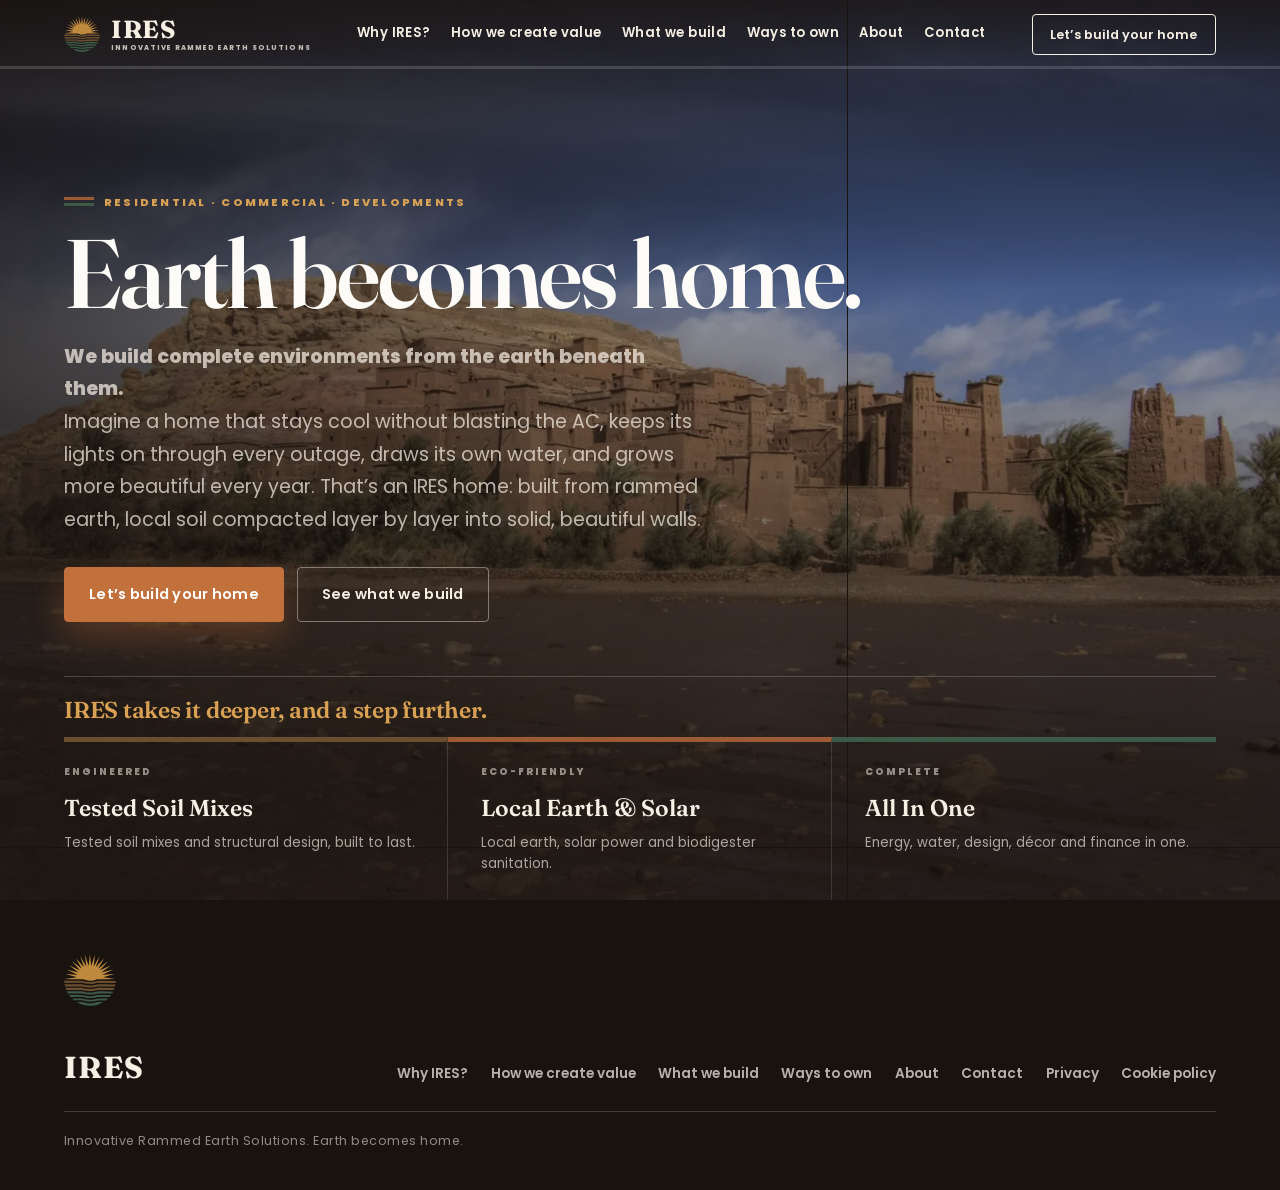
<file: index.html>
<!doctype html>
<html lang="en-GH">
  <head>
    <meta charset="utf-8" />
    <meta name="viewport" content="width=device-width, initial-scale=1" />
    <meta name="theme-color" content="#1a1410" />
    <title>Rammed Earth Homes &amp; Construction in Ghana | IRES</title>
    <meta
      name="description"
      content="Build your rammed earth home in Ghana with IRES. One team for construction, solar power, water, sanitation, design and flexible finance. Based in Accra."
    />
    <meta name="robots" content="index, follow, max-image-preview:large" />
    <link rel="canonical" href="https://iresglobal.com/" />
    <meta property="og:type" content="website" />
    <meta property="og:site_name" content="IRES" />
    <meta property="og:locale" content="en_GH" />
    <meta property="og:title" content="Rammed Earth Homes &amp; Construction in Ghana | IRES" />
    <meta
      property="og:description"
      content="Build your rammed earth home in Ghana with IRES. One team for construction, solar power, water, sanitation, design and flexible finance. Based in Accra."
    />
    <meta property="og:url" content="https://iresglobal.com/" />
    <meta property="og:image" content="https://iresglobal.com/assets/img/og.png" />
    <meta property="og:image:type" content="image/png" />
    <meta property="og:image:width" content="1200" />
    <meta property="og:image:height" content="630" />
    <meta property="og:image:alt" content="IRES — Built from the earth up. Rammed earth environments and integrated systems across Africa." />
    <meta name="twitter:card" content="summary_large_image" />
    <meta name="twitter:title" content="Rammed Earth Homes &amp; Construction in Ghana | IRES" />
    <meta name="twitter:description" content="Build your rammed earth home in Ghana with IRES. One team for construction, solar power, water, sanitation, design and flexible finance. Based in Accra." />
    <meta name="twitter:image" content="https://iresglobal.com/assets/img/og.png" />
    <meta name="twitter:image:alt" content="IRES — Built from the earth up. Rammed earth environments and integrated systems across Africa." />
    <link rel="icon" href="assets/logo/Ires%20icon.svg" type="image/svg+xml" />
    <link rel="preload" href="assets/fonts/fraunces-300-900.woff2" as="font" type="font/woff2" crossorigin />
    <link rel="preload" href="assets/fonts/poppins-400.woff2" as="font" type="font/woff2" crossorigin />
    <link rel="stylesheet" href="styles.css?v=2.5" />
    <script type="application/ld+json">
      {
        "@context": "https://schema.org",
        "@graph": [
          {
            "@type": "HomeAndConstructionBusiness",
            "@id": "https://iresglobal.com/#business",
            "name": "Innovative Rammed Earth Solutions",
            "alternateName": "IRES",
            "url": "https://iresglobal.com/",
            "logo": "https://iresglobal.com/assets/logo/Ires-logo.png",
            "image": "https://iresglobal.com/assets/img/og.png",
            "description": "Rammed earth homes and developments in Ghana, complete with solar power, water, sanitation, design and finance.",
            "telephone": "+233209669000",
            "email": "contact@iresglobal.com",
            "address": {
              "@type": "PostalAddress",
              "addressLocality": "Accra",
              "addressCountry": "GH"
            },
            "areaServed": { "@type": "Country", "name": "Ghana" },
            "hasOfferCatalog": {
              "@type": "OfferCatalog",
              "name": "IRES building services",
              "itemListElement": [
                { "@type": "Offer", "itemOffered": { "@type": "Service", "name": "Rammed earth construction" } },
                { "@type": "Offer", "itemOffered": { "@type": "Service", "name": "Solar power systems" } },
                { "@type": "Offer", "itemOffered": { "@type": "Service", "name": "Borehole drilling, water storage and pumping" } },
                { "@type": "Offer", "itemOffered": { "@type": "Service", "name": "Biodigester sanitation" } },
                { "@type": "Offer", "itemOffered": { "@type": "Service", "name": "Architecture, engineering and master planning" } },
                { "@type": "Offer", "itemOffered": { "@type": "Service", "name": "Interiors, furnishing and landscaping" } },
                { "@type": "Offer", "itemOffered": { "@type": "Service", "name": "Sustainable community developments" } }
              ]
            },
            "sameAs": ["https://wa.me/233209669000"]
          },
          {
            "@type": "WebSite",
            "@id": "https://iresglobal.com/#website",
            "url": "https://iresglobal.com/",
            "name": "IRES",
            "alternateName": "Innovative Rammed Earth Solutions",
            "inLanguage": "en-GH",
            "publisher": { "@id": "https://iresglobal.com/#business" }
          },
          {
            "@type": "WebPage",
            "@id": "https://iresglobal.com/#webpage",
            "url": "https://iresglobal.com/",
            "name": "Rammed Earth Homes & Construction in Ghana | IRES",
            "description": "Build your rammed earth home in Ghana with IRES. One team for construction, solar power, water, sanitation, design and flexible finance. Based in Accra.",
            "inLanguage": "en-GH",
            "isPartOf": { "@id": "https://iresglobal.com/#website" },
            "about": { "@id": "https://iresglobal.com/#business" },
            "primaryImageOfPage": {
              "@type": "ImageObject",
              "url": "https://iresglobal.com/assets/img/og.png",
              "width": 1200,
              "height": 630
            }
          }
        ]
      }
    </script>
    <script id="legacy-navigation">
      (function() {
        var pages = {
          "#why-ires": "why-ires.html",
          "#how-we-create-value": "how-we-create-value.html",
          "#what-we-build": "what-we-build.html",
          "#ways-to-own": "ways-to-own.html",
          "#about-ires": "about.html",
          "#start": "contact.html",
          "#why-rammed-earth": "why-ires.html",
          "#solutions": "how-we-create-value.html",
          "#who-we-build-for": "what-we-build.html",
          "#finance": "ways-to-own.html",
          "#about": "about.html",
          "#our-philosophy": "about.html",
          "#contact": "contact.html",
          "#heritage": "about.html#heritage",
          "#ghana": "about.html#ghana",
          "#work": "what-we-build.html#work",
          "#process": "how-we-create-value.html#process",
          "#problems": "why-ires.html#problems",
          "#closing-summary": "why-ires.html#closing-summary",
          "#top": ""
        };
        function redirectLegacySection() {
          var hash = window.location.hash;
          if (!Object.prototype.hasOwnProperty.call(pages, hash)) return;
          if (hash === '#top') {
            window.history.replaceState(null, '', window.location.pathname + window.location.search);
            return;
          }
          var destination = new URL(pages[hash], window.location.href);
          destination.search = window.location.search;
          window.location.replace(destination.href);
        }
        redirectLegacySection();
        window.addEventListener('hashchange', redirectLegacySection);
      })();
    </script>
  </head>
  <body>
    <a class="skip-link" href="#main">Skip to content</a>

    <header class="site-header" id="site-header">
      <a class="brand" href="index.html" aria-label="IRES, home">
        <span class="brand-mark" aria-hidden="true">
          <img src="assets/logo/Ires%20icon.svg" alt="" width="36" height="36" style="width: 36px; height: 36px; max-width: 36px; max-height: 36px; object-fit: contain; display: block;" />
        </span>
        <span class="brand-word">
          <strong>IRES</strong>
          <small>Innovative Rammed Earth Solutions</small>
        </span>
      </a>

      <nav class="site-nav" id="site-nav" aria-label="Primary">
        <a href="why-ires.html">Why IRES?</a>
        <a href="how-we-create-value.html">How we create value</a>
        <a href="what-we-build.html">What we build</a>
        <a href="ways-to-own.html">Ways to own</a>
        <a href="about.html">About</a>
        <a href="contact.html">Contact</a>
      </nav>

      <a class="nav-cta" href="contact.html" data-analytics="start_build_click" data-location="header">Let’s build your home</a>

      <button class="nav-toggle" type="button" aria-expanded="false" aria-controls="site-nav">
        <span class="nav-toggle-label">Menu</span>
        <span class="nav-toggle-icon" aria-hidden="true"></span>
      </button>

      <span class="scroll-progress" aria-hidden="true"><i></i></span>
    </header>

    <main id="main">
      <section class="hero" aria-labelledby="hero-title">
        <div class="hero-media" aria-hidden="true">
          <picture>
            <source srcset="assets/img/hero-earthcity.webp" type="image/webp" />
            <img
              src="assets/img/hero-earthcity.jpg"
              alt="Atmospheric view of an earth-built environment"
              width="1920"
              height="1080"
              fetchpriority="high"
              decoding="async"
            />
          </picture>
        </div>

        <div class="hero-inner">
          <p class="eyebrow eyebrow-light">
            <span class="eyebrow-mark" aria-hidden="true"></span>
            Residential · Commercial · Developments
          </p>
          <h1 id="hero-title">Earth becomes home.</h1>
          <p class="hero-lead">
            <strong>We build complete environments from the earth beneath them.</strong><br />
            Imagine a home that stays cool without blasting the AC, keeps its lights on through every outage, draws its own water, and grows more beautiful every year. That’s an IRES home: built from rammed earth, local soil compacted layer by layer into solid, beautiful walls.
          </p>
          <div class="hero-actions">
            <a class="button button-solid" href="contact.html" data-analytics="start_build_click" data-location="hero">Let’s build your home</a>
            <a class="button button-ghost" href="what-we-build.html" data-analytics="request_call_click" data-location="hero">See what we build</a>
          </div>
        </div>

        <div class="strata-intro">
          IRES takes it deeper, and a step further.
        </div>
        <ul class="strata-rail strata-rail-3" aria-label="The three core promises of IRES">
          <li class="strata strata-earth">
            <span class="strata-key">Engineered</span>
            <strong>Tested Soil Mixes</strong>
            <span>Tested soil mixes and structural design, built to last.</span>
          </li>
          <li class="strata strata-clay">
            <span class="strata-key">Eco-friendly</span>
            <strong>Local Earth &amp; Solar</strong>
            <span>Local earth, solar power and biodigester sanitation.</span>
          </li>
          <li class="strata strata-sage">
            <span class="strata-key">Complete</span>
            <strong>All In One</strong>
            <span>Energy, water, design, décor and finance in one.</span>
          </li>
        </ul>
      </section>
    </main>

    <footer class="site-footer">
      <span class="footer-bands" aria-hidden="true">
        <img src="assets/logo/Ires%20icon.svg" alt="" width="52" height="52" style="width: 52px; height: 52px; max-width: 52px; max-height: 52px; object-fit: contain; display: block;" />
      </span>
      <div class="footer-row">
        <span class="footer-mark">IRES</span>
        <nav aria-label="Footer">
          <a href="why-ires.html">Why IRES?</a>
          <a href="how-we-create-value.html">How we create value</a>
          <a href="what-we-build.html">What we build</a>
          <a href="ways-to-own.html">Ways to own</a>
          <a href="about.html">About</a>
          <a href="contact.html">Contact</a>
          <a href="privacy.html">Privacy</a>
          <a href="cookie-policy.html">Cookie policy</a>
        </nav>
      </div>
      <p class="footer-line">Innovative Rammed Earth Solutions. Earth becomes home.</p>
    </footer>

    <script src="script.js?v=5"></script>
  </body>
</html>
</file>
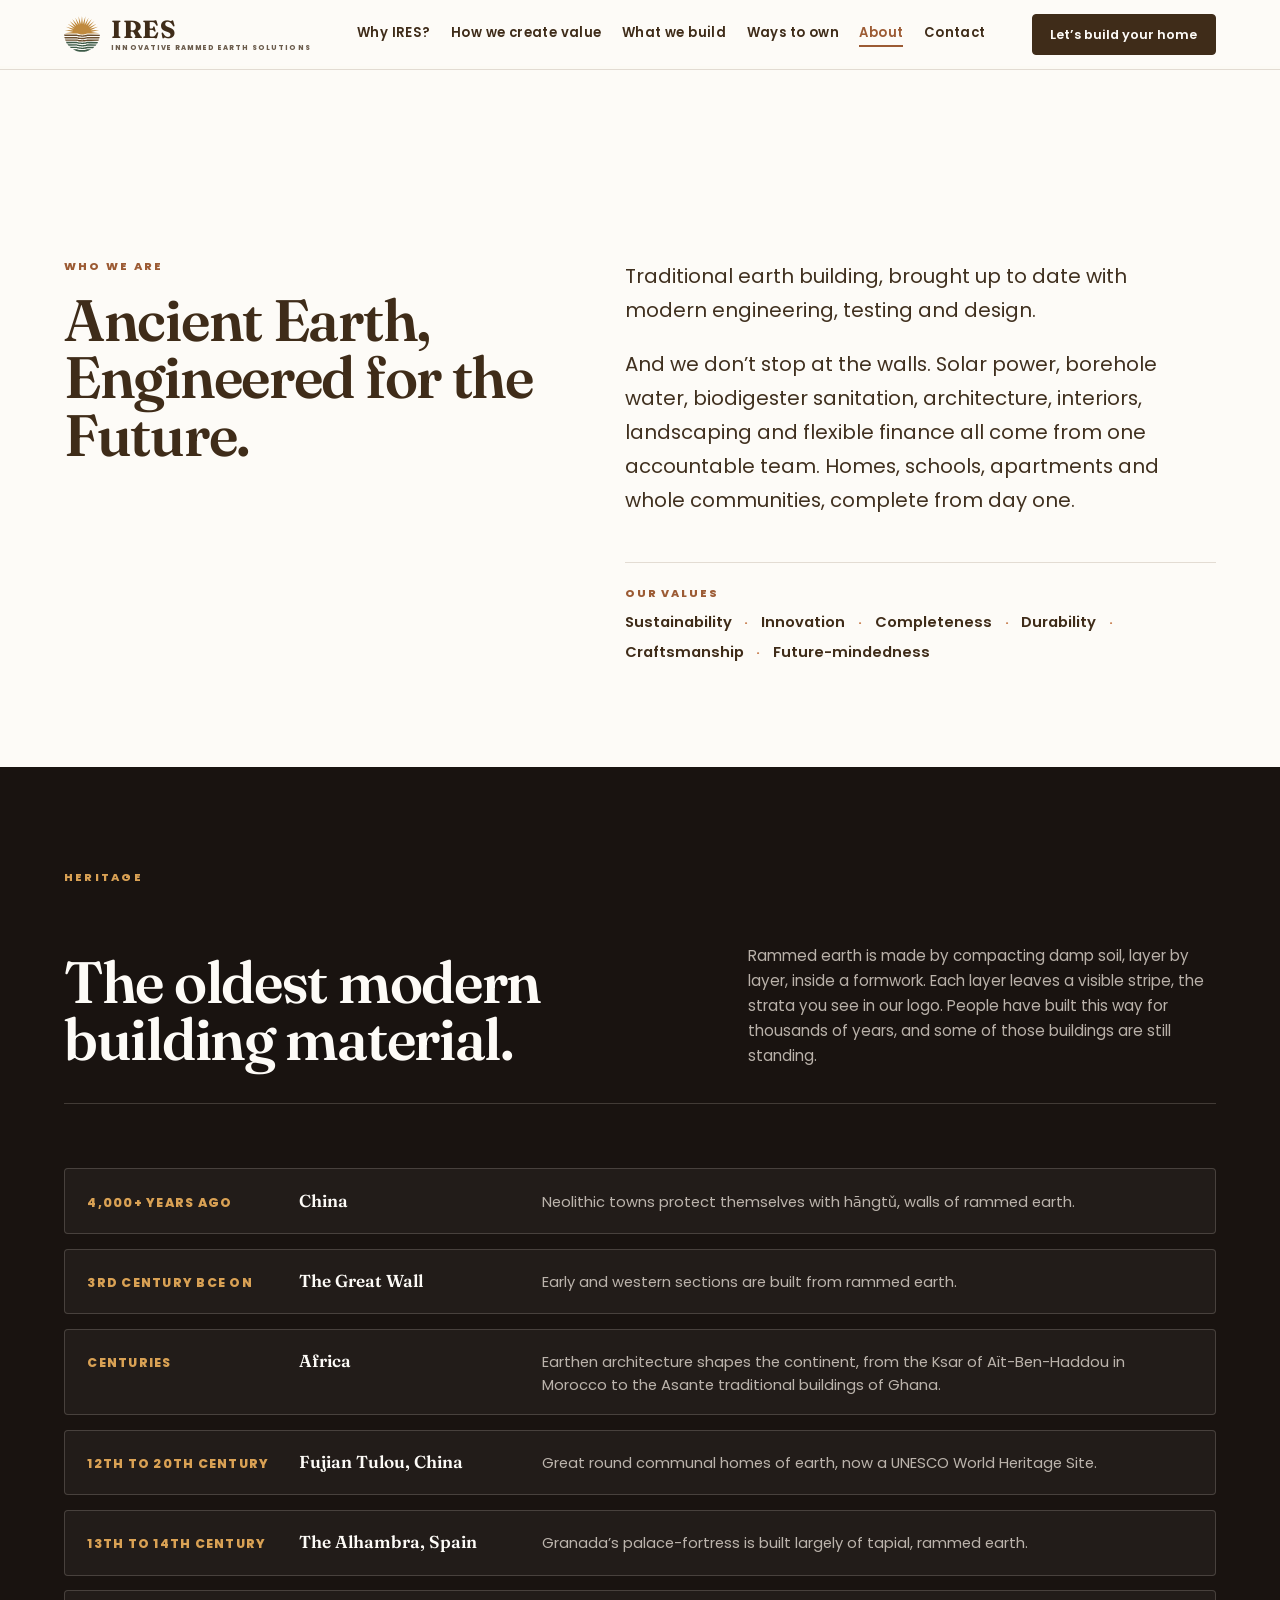
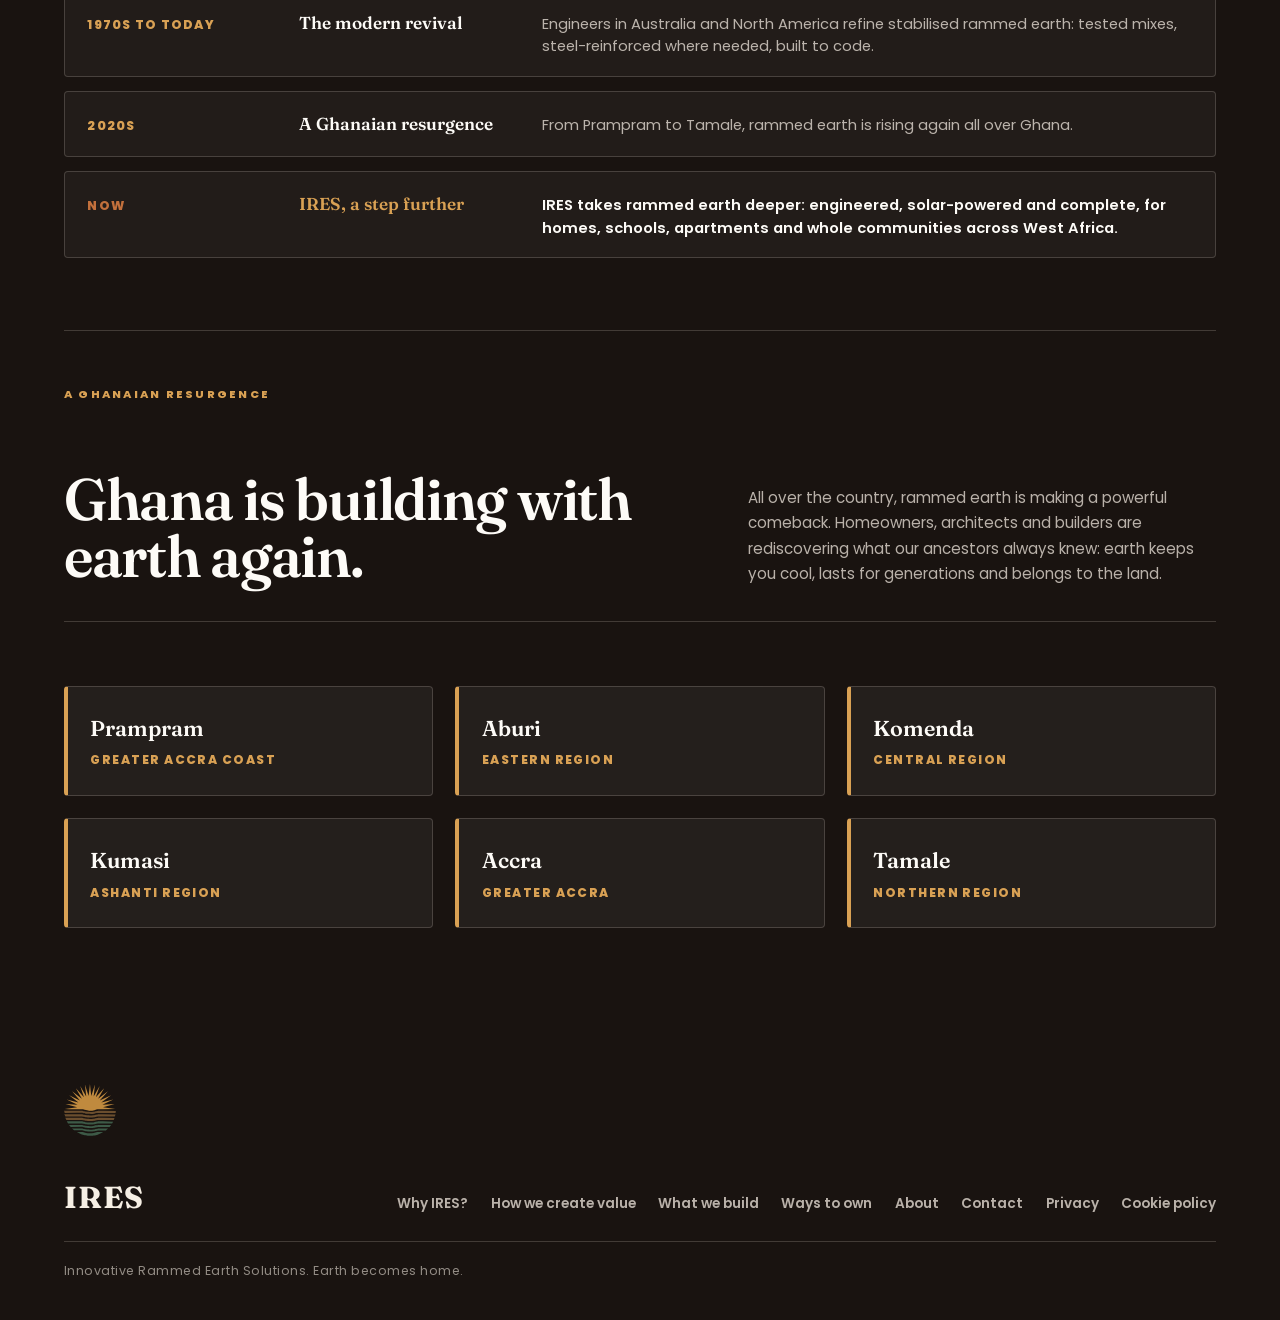
<file: about.html>
<!doctype html>
<html lang="en-GH">
  <head>
    <meta charset="utf-8" />
    <meta name="viewport" content="width=device-width, initial-scale=1" />
    <meta name="theme-color" content="#1a1410" />
    <title>About IRES | Innovative Rammed Earth Solutions</title>
    <meta
      name="description"
      content="Meet IRES and discover our values, engineering approach and the heritage of earth building in Ghana and beyond."
    />
    <meta name="robots" content="index, follow, max-image-preview:large" />
    <link rel="canonical" href="https://iresglobal.com/about.html" />
    <meta property="og:type" content="website" />
    <meta property="og:site_name" content="IRES" />
    <meta property="og:locale" content="en_GH" />
    <meta property="og:title" content="About IRES | Innovative Rammed Earth Solutions" />
    <meta
      property="og:description"
      content="Meet IRES and discover our values, engineering approach and the heritage of earth building in Ghana and beyond."
    />
    <meta property="og:url" content="https://iresglobal.com/about.html" />
    <meta property="og:image" content="https://iresglobal.com/assets/img/og.png" />
    <meta property="og:image:type" content="image/png" />
    <meta property="og:image:width" content="1200" />
    <meta property="og:image:height" content="630" />
    <meta property="og:image:alt" content="IRES — Built from the earth up. Rammed earth environments and integrated systems across Africa." />
    <meta name="twitter:card" content="summary_large_image" />
    <meta name="twitter:title" content="About IRES | Innovative Rammed Earth Solutions" />
    <meta name="twitter:description" content="Meet IRES and discover our values, engineering approach and the heritage of earth building in Ghana and beyond." />
    <meta name="twitter:image" content="https://iresglobal.com/assets/img/og.png" />
    <meta name="twitter:image:alt" content="IRES — Built from the earth up. Rammed earth environments and integrated systems across Africa." />
    <link rel="icon" href="assets/logo/Ires%20icon.svg" type="image/svg+xml" />
    <link rel="preload" href="assets/fonts/fraunces-300-900.woff2" as="font" type="font/woff2" crossorigin />
    <link rel="preload" href="assets/fonts/poppins-400.woff2" as="font" type="font/woff2" crossorigin />
    <link rel="stylesheet" href="styles.css?v=2.5" />
    <script type="application/ld+json">
      {
        "@context": "https://schema.org",
        "@graph": [
          {
            "@type": "HomeAndConstructionBusiness",
            "@id": "https://iresglobal.com/#business",
            "name": "Innovative Rammed Earth Solutions",
            "alternateName": "IRES",
            "url": "https://iresglobal.com/",
            "logo": "https://iresglobal.com/assets/logo/Ires-logo.png",
            "image": "https://iresglobal.com/assets/img/og.png",
            "description": "Rammed earth homes and developments in Ghana, complete with solar power, water, sanitation, design and finance.",
            "telephone": "+233209669000",
            "email": "contact@iresglobal.com",
            "address": {
              "@type": "PostalAddress",
              "addressLocality": "Accra",
              "addressCountry": "GH"
            },
            "areaServed": {
              "@type": "Country",
              "name": "Ghana"
            },
            "hasOfferCatalog": {
              "@type": "OfferCatalog",
              "name": "IRES building services",
              "itemListElement": [
                {
                  "@type": "Offer",
                  "itemOffered": {
                    "@type": "Service",
                    "name": "Rammed earth construction"
                  }
                },
                {
                  "@type": "Offer",
                  "itemOffered": {
                    "@type": "Service",
                    "name": "Solar power systems"
                  }
                },
                {
                  "@type": "Offer",
                  "itemOffered": {
                    "@type": "Service",
                    "name": "Borehole drilling, water storage and pumping"
                  }
                },
                {
                  "@type": "Offer",
                  "itemOffered": {
                    "@type": "Service",
                    "name": "Biodigester sanitation"
                  }
                },
                {
                  "@type": "Offer",
                  "itemOffered": {
                    "@type": "Service",
                    "name": "Architecture, engineering and master planning"
                  }
                },
                {
                  "@type": "Offer",
                  "itemOffered": {
                    "@type": "Service",
                    "name": "Interiors, furnishing and landscaping"
                  }
                },
                {
                  "@type": "Offer",
                  "itemOffered": {
                    "@type": "Service",
                    "name": "Sustainable community developments"
                  }
                }
              ]
            },
            "sameAs": [
              "https://wa.me/233209669000"
            ]
          },
          {
            "@type": "WebSite",
            "@id": "https://iresglobal.com/#website",
            "url": "https://iresglobal.com/",
            "name": "IRES",
            "alternateName": "Innovative Rammed Earth Solutions",
            "inLanguage": "en-GH",
            "publisher": {
              "@id": "https://iresglobal.com/#business"
            }
          },
          {
            "@type": "WebPage",
            "@id": "https://iresglobal.com/about.html#webpage",
            "url": "https://iresglobal.com/about.html",
            "name": "About IRES | Innovative Rammed Earth Solutions",
            "description": "Meet IRES and discover our values, engineering approach and the heritage of earth building in Ghana and beyond.",
            "inLanguage": "en-GH",
            "isPartOf": {
              "@id": "https://iresglobal.com/#website"
            },
            "about": {
              "@id": "https://iresglobal.com/#business"
            },
            "primaryImageOfPage": {
              "@type": "ImageObject",
              "url": "https://iresglobal.com/assets/img/og.png",
              "width": 1200,
              "height": 630
            }
          }
        ]
      }
    </script>
  </head>
  <body class="inner-page">
    <a class="skip-link" href="#main">Skip to content</a>

    <header class="site-header" id="site-header">
      <a class="brand" href="index.html" aria-label="IRES, home">
        <span class="brand-mark" aria-hidden="true">
          <img src="assets/logo/Ires%20icon.svg" alt="" width="36" height="36" style="width: 36px; height: 36px; max-width: 36px; max-height: 36px; object-fit: contain; display: block;" />
        </span>
        <span class="brand-word">
          <strong>IRES</strong>
          <small>Innovative Rammed Earth Solutions</small>
        </span>
      </a>

      <nav class="site-nav" id="site-nav" aria-label="Primary">
        <a href="why-ires.html">Why IRES?</a>
        <a href="how-we-create-value.html">How we create value</a>
        <a href="what-we-build.html">What we build</a>
        <a href="ways-to-own.html">Ways to own</a>
        <a href="about.html" aria-current="page">About</a>
        <a href="contact.html">Contact</a>
      </nav>

      <a class="nav-cta" href="contact.html" data-analytics="start_build_click" data-location="header">Let’s build your home</a>

      <button class="nav-toggle" type="button" aria-expanded="false" aria-controls="site-nav">
        <span class="nav-toggle-label">Menu</span>
        <span class="nav-toggle-icon" aria-hidden="true"></span>
      </button>

      <span class="scroll-progress" aria-hidden="true"><i></i></span>
    </header>

    <main id="main">
      <section class="foundation section" id="about-ires" data-section="about-ires" aria-labelledby="foundation-title">
        <span id="about" class="anchor-alias"></span>
        <span id="our-philosophy" class="anchor-alias"></span>
        <div class="foundation-copy reveal">
          <p class="eyebrow">Who we are</p>
          <h1 id="foundation-title">Ancient Earth, Engineered for the Future.</h1>
        </div>
        <div class="foundation-body reveal">
          <p class="lead">
            Traditional earth building, brought up to date with modern engineering, testing and design.
          </p>
          <p class="lead" style="margin-top: 1.2rem;">
            And we don’t stop at the walls. Solar power, borehole water, biodigester sanitation, architecture, interiors, landscaping and flexible finance all come from one accountable team. Homes, schools, apartments and whole communities, complete from day one.
          </p>
          <div class="values-strip">
            <span class="values-title">Our Values</span>
            <div class="values-items">
              <span>Sustainability</span>
              <span>Innovation</span>
              <span>Completeness</span>
              <span>Durability</span>
              <span>Craftsmanship</span>
              <span>Future-mindedness</span>
            </div>
          </div>
        </div>
      </section>

      <section class="section" id="heritage" style="background: var(--basalt); color: var(--text-on-dark);" aria-labelledby="heritage-title">
        <div class="section-head reveal" style="border-bottom-color: var(--rule-dark);">
          <p class="eyebrow eyebrow-light">Heritage</p>
          <h2 id="heritage-title" style="color: var(--cream);">The oldest modern building material.</h2>
          <p class="section-note" style="color: var(--text-on-dark-soft);">
            Rammed earth is made by compacting damp soil, layer by layer, inside a formwork. Each layer leaves a visible stripe, the strata you see in our logo. People have built this way for thousands of years, and some of those buildings are still standing.
          </p>
        </div>

        <div class="heritage-timeline">
          <div class="timeline-row reveal">
            <span class="timeline-period">4,000+ years ago</span>
            <span class="timeline-where">China</span>
            <span class="timeline-desc">Neolithic towns protect themselves with hāngtǔ, walls of rammed earth.</span>
          </div>

          <div class="timeline-row reveal">
            <span class="timeline-period">3rd century BCE on</span>
            <span class="timeline-where">The Great Wall</span>
            <span class="timeline-desc">Early and western sections are built from rammed earth.</span>
          </div>

          <div class="timeline-row reveal">
            <span class="timeline-period">Centuries</span>
            <span class="timeline-where">Africa</span>
            <span class="timeline-desc">Earthen architecture shapes the continent, from the Ksar of Aït-Ben-Haddou in Morocco to the Asante traditional buildings of Ghana.</span>
          </div>

          <div class="timeline-row reveal">
            <span class="timeline-period">12th to 20th century</span>
            <span class="timeline-where">Fujian Tulou, China</span>
            <span class="timeline-desc">Great round communal homes of earth, now a UNESCO World Heritage Site.</span>
          </div>

          <div class="timeline-row reveal">
            <span class="timeline-period">13th to 14th century</span>
            <span class="timeline-where">The Alhambra, Spain</span>
            <span class="timeline-desc">Granada’s palace-fortress is built largely of tapial, rammed earth.</span>
          </div>

          <div class="timeline-row reveal">
            <span class="timeline-period">1970s to today</span>
            <span class="timeline-where">The modern revival</span>
            <span class="timeline-desc">Engineers in Australia and North America refine stabilised rammed earth: tested mixes, steel-reinforced where needed, built to code.</span>
          </div>

          <div class="timeline-row reveal">
            <span class="timeline-period">2020s</span>
            <span class="timeline-where">A Ghanaian resurgence</span>
            <span class="timeline-desc">From Prampram to Tamale, rammed earth is rising again all over Ghana.</span>
          </div>

          <div class="timeline-row reveal">
            <span class="timeline-period" style="color: var(--clay-hot);">Now</span>
            <span class="timeline-where" style="color: var(--sun);">IRES, a step further</span>
            <span class="timeline-desc" style="color: var(--cream); font-weight: 500;">IRES takes rammed earth deeper: engineered, solar-powered and complete, for homes, schools, apartments and whole communities across West Africa.</span>
          </div>
        </div>

        <!-- Ghana section -->
        <div class="ghana-section" id="ghana">
          <div class="section-head reveal" style="border-bottom-color: var(--rule-dark);">
            <p class="eyebrow eyebrow-light">A Ghanaian resurgence</p>
            <h2 style="color: var(--cream);">Ghana is building with earth again.</h2>
            <p class="section-note" style="color: var(--text-on-dark-soft);">
              All over the country, rammed earth is making a powerful comeback. Homeowners, architects and builders are rediscovering what our ancestors always knew: earth keeps you cool, lasts for generations and belongs to the land.
            </p>
          </div>

          <div class="ghana-grid">
            <div class="ghana-card reveal">
              <span class="ghana-place">Prampram</span>
              <span class="ghana-region">Greater Accra coast</span>
            </div>

            <div class="ghana-card reveal">
              <span class="ghana-place">Aburi</span>
              <span class="ghana-region">Eastern Region</span>
            </div>

            <div class="ghana-card reveal">
              <span class="ghana-place">Komenda</span>
              <span class="ghana-region">Central Region</span>
            </div>

            <div class="ghana-card reveal">
              <span class="ghana-place">Kumasi</span>
              <span class="ghana-region">Ashanti Region</span>
            </div>

            <div class="ghana-card reveal">
              <span class="ghana-place">Accra</span>
              <span class="ghana-region">Greater Accra</span>
            </div>

            <div class="ghana-card reveal">
              <span class="ghana-place">Tamale</span>
              <span class="ghana-region">Northern Region</span>
            </div>
          </div>
        </div>
      </section>
    </main>

    <footer class="site-footer">
      <span class="footer-bands" aria-hidden="true">
        <img src="assets/logo/Ires%20icon.svg" alt="" width="52" height="52" style="width: 52px; height: 52px; max-width: 52px; max-height: 52px; object-fit: contain; display: block;" />
      </span>
      <div class="footer-row">
        <span class="footer-mark">IRES</span>
        <nav aria-label="Footer">
          <a href="why-ires.html">Why IRES?</a>
          <a href="how-we-create-value.html">How we create value</a>
          <a href="what-we-build.html">What we build</a>
          <a href="ways-to-own.html">Ways to own</a>
          <a href="about.html">About</a>
          <a href="contact.html">Contact</a>
          <a href="privacy.html">Privacy</a>
          <a href="cookie-policy.html">Cookie policy</a>
        </nav>
      </div>
      <p class="footer-line">Innovative Rammed Earth Solutions. Earth becomes home.</p>
    </footer>

    <script src="script.js?v=5"></script>
  </body>
</html>
</file>
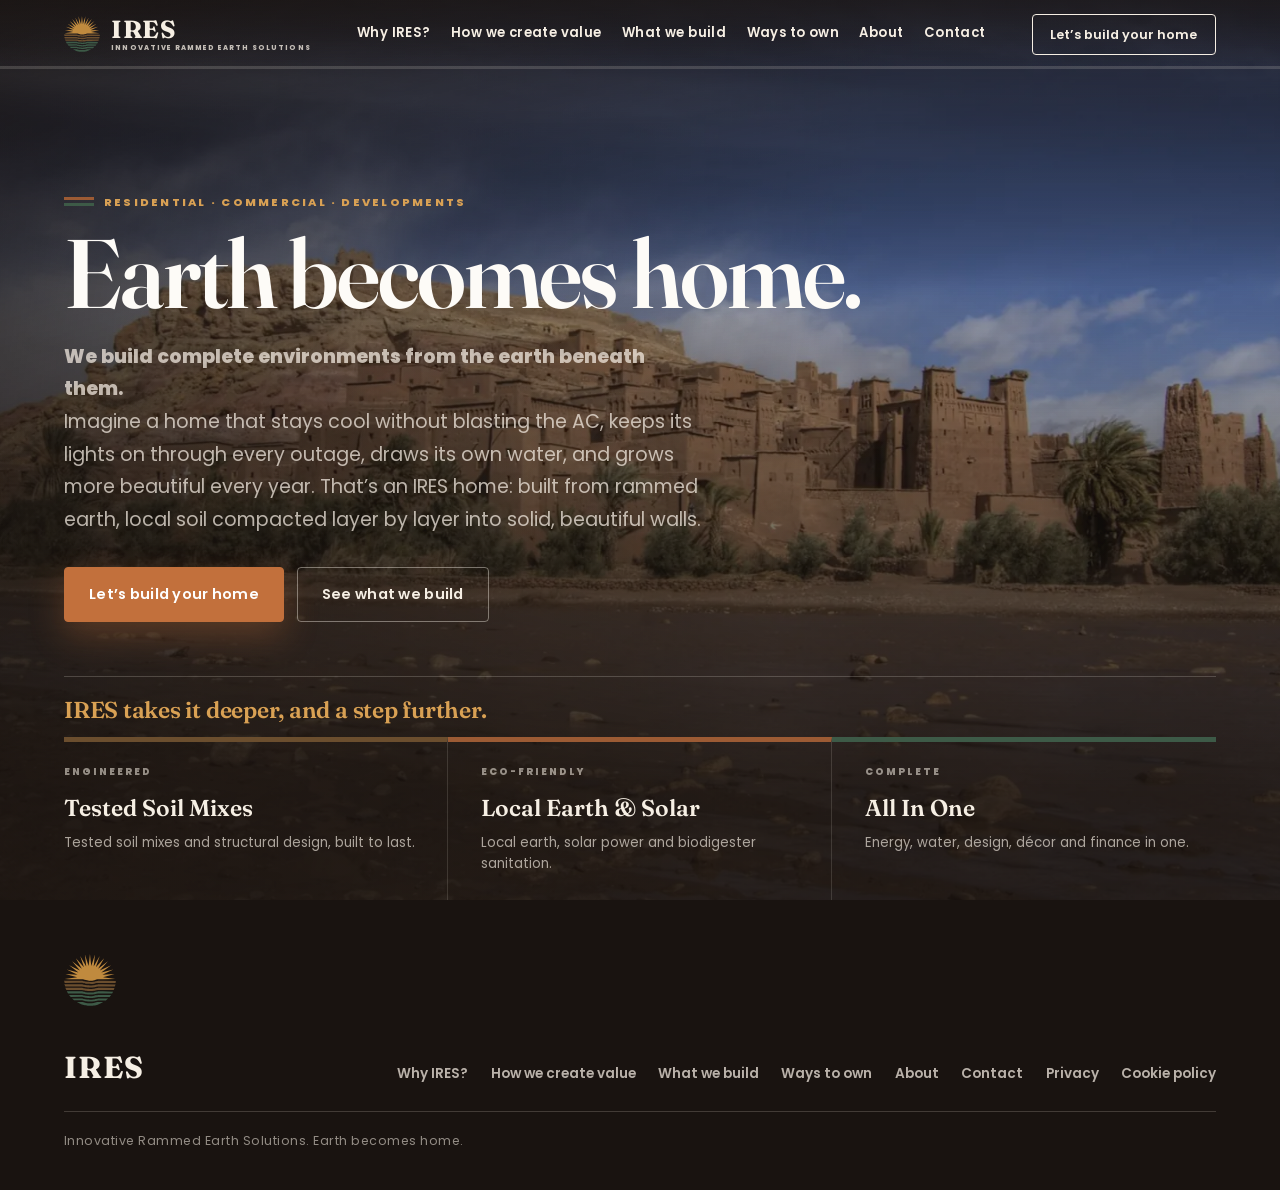
<file: account.html>
<!doctype html>
<html lang="en">
  <head>
    <meta charset="utf-8" />
    <meta name="viewport" content="width=device-width, initial-scale=1" />
    <meta name="theme-color" content="#1a1410" />
    <meta name="robots" content="noindex, follow" />
    <title>IRES — Earth becomes home.</title>
    <link rel="icon" href="assets/logo/Ires%20icon.svg" type="image/svg+xml" />
    <link rel="stylesheet" href="styles.css?v=2.5" />
    <meta http-equiv="refresh" content="0; url=index.html" />
  </head>
  <body>
    <a class="skip-link" href="#main">Skip to content</a>
    <header class="site-header is-stuck" id="site-header">
      <a class="brand" href="index.html" aria-label="IRES, home">
        <span class="brand-mark" aria-hidden="true">
          <img src="assets/logo/Ires%20icon.svg" alt="" width="36" height="36" style="width: 36px; height: 36px; max-width: 36px; max-height: 36px; object-fit: contain; display: block;" />
        </span>
        <span class="brand-word">
          <strong>IRES</strong>
          <small>Innovative Rammed Earth Solutions</small>
        </span>
      </a>
      <a class="nav-cta" href="index.html">Back to the site</a>
    </header>

    <!--
      Account signup is closed. The CRM is staff sign-in only.
      <main id="main" class="legal">
        <p class="eyebrow">Account</p>
        <h1>Create your IRES account.</h1>
        <form class="contact-form" id="account-form"></form>
      </main>
    -->

    <main id="main" class="legal">
      <p><a href="index.html">Back to the site</a></p>
    </main>
  </body>
</html>
</file>
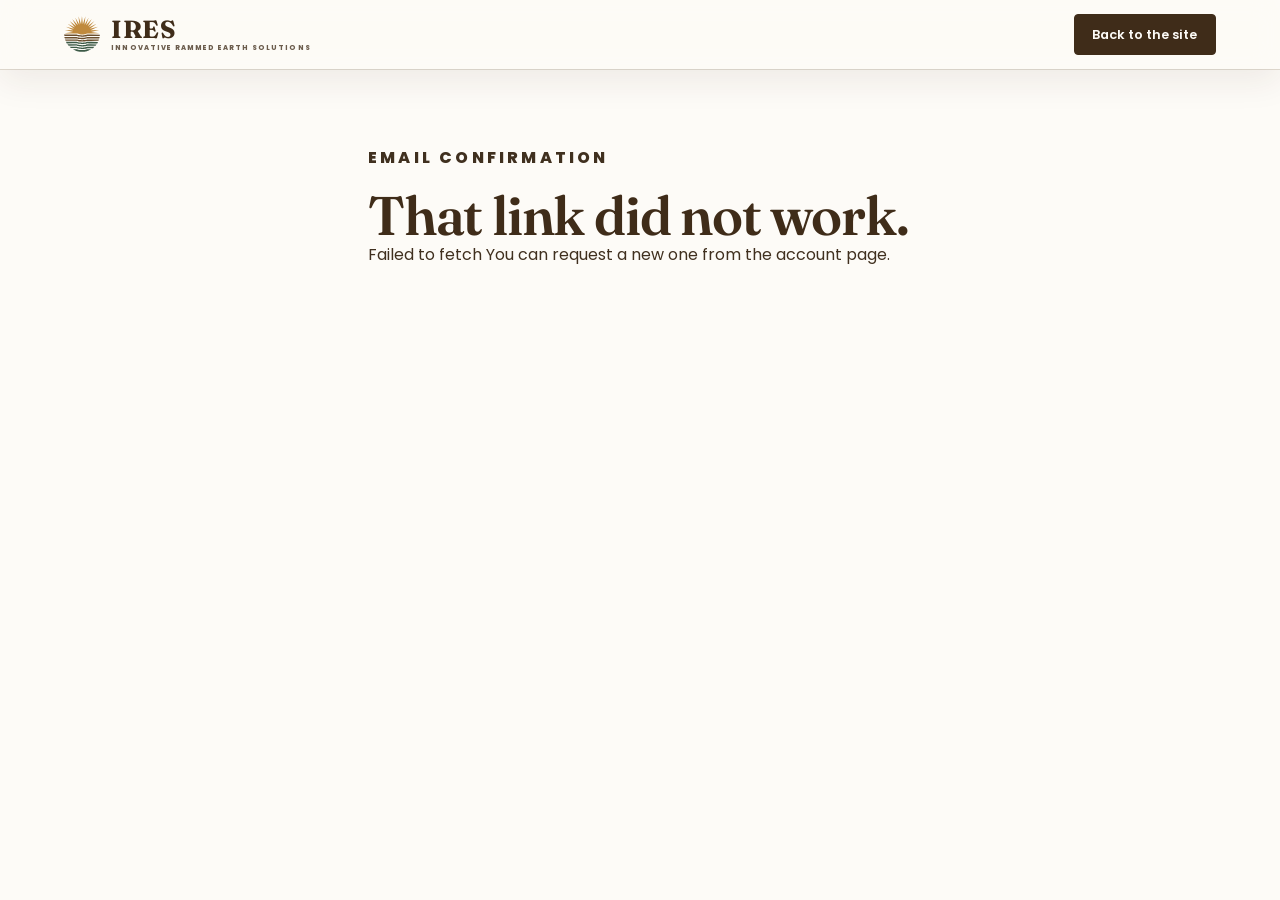
<file: confirm.html>
<!doctype html>
<html lang="en">
  <head>
    <meta charset="utf-8" />
    <meta name="viewport" content="width=device-width, initial-scale=1" />
    <meta name="theme-color" content="#1a1410" />
    <meta name="robots" content="noindex, follow" />
    <title>Confirm your email — IRES</title>
    <link rel="icon" href="assets/logo/Ires%20icon.svg" type="image/svg+xml" />
    <link rel="stylesheet" href="styles.css?v=2.5" />
  </head>
  <body>
    <a class="skip-link" href="#main">Skip to content</a>
    <header class="site-header is-stuck" id="site-header">
      <a class="brand" href="index.html" aria-label="IRES, home">
        <span class="brand-mark" aria-hidden="true">
          <img src="assets/logo/Ires%20icon.svg" alt="" width="36" height="36" style="width: 36px; height: 36px; max-width: 36px; max-height: 36px; object-fit: contain; display: block;" />
        </span>
        <span class="brand-word">
          <strong>IRES</strong>
          <small>Innovative Rammed Earth Solutions</small>
        </span>
      </a>
      <a class="nav-cta" href="index.html">Back to the site</a>
    </header>

    <main id="main" class="legal">
      <p class="eyebrow">Email confirmation</p>
      <h1 id="confirm-title">Confirming your email.</h1>
      <p id="confirm-copy">One moment.</p>
      <p id="confirm-actions" hidden>
        <a class="button button-solid" href="https://crm.iresglobal.com">Go to the CRM</a>
        <a href="index.html">Stay on the website</a>
      </p>
    </main>
    <script src="confirm.js?v=1"></script>
  </body>
</html>
</file>
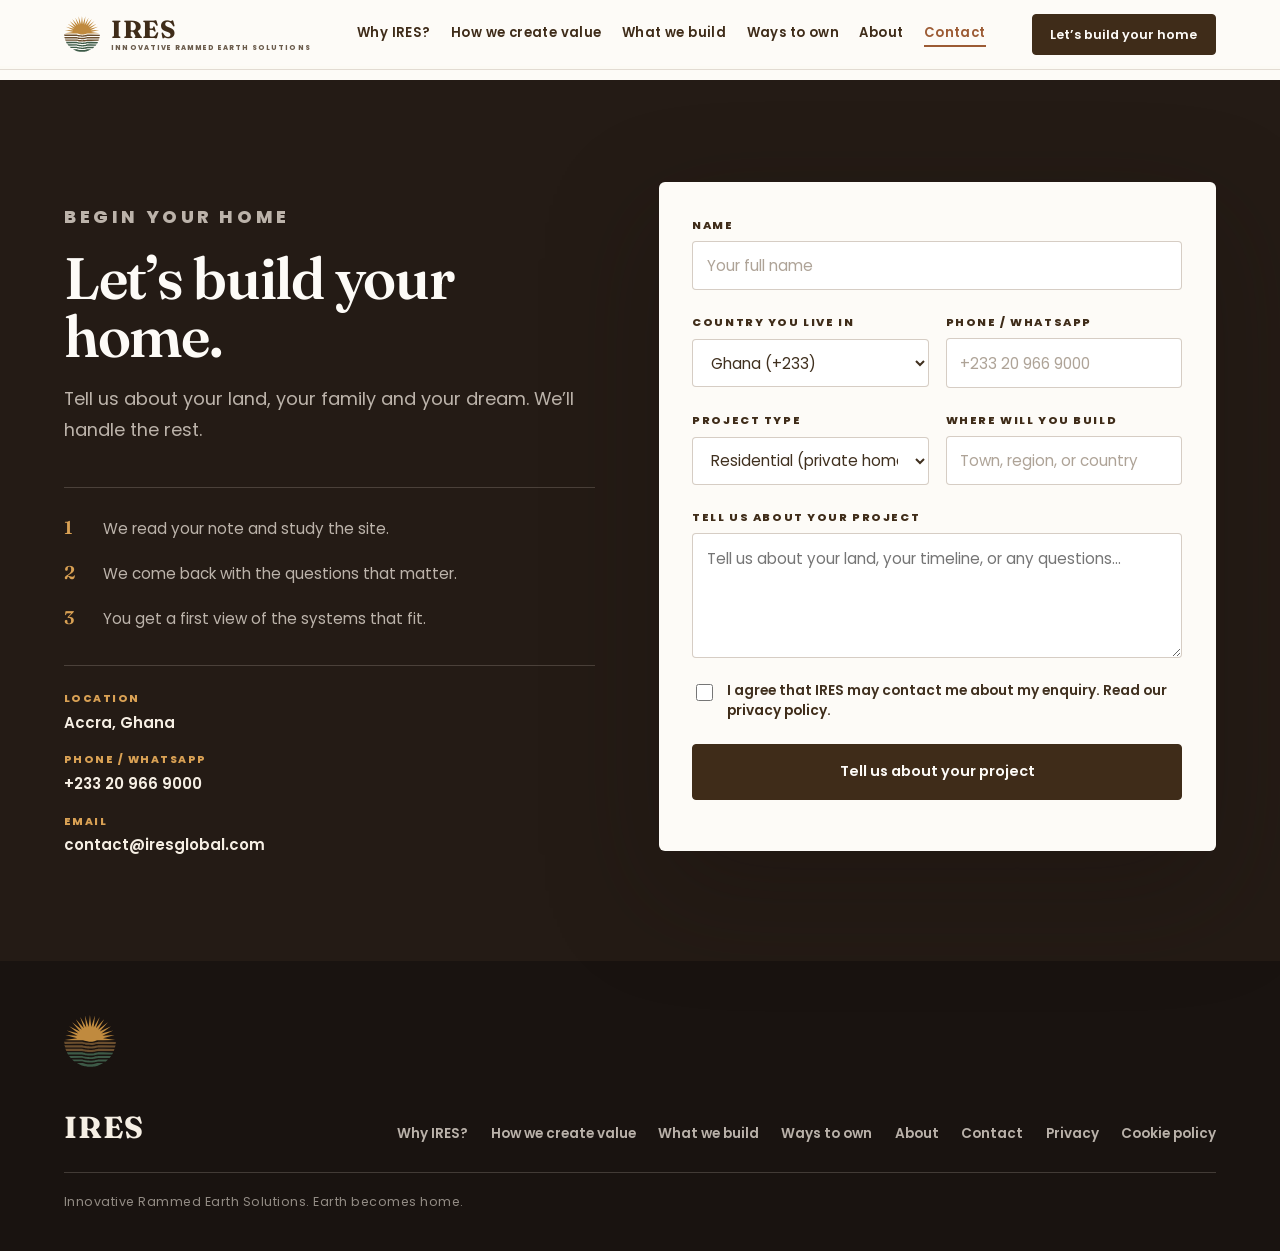
<file: contact.html>
<!doctype html>
<html lang="en-GH">
  <head>
    <meta charset="utf-8" />
    <meta name="viewport" content="width=device-width, initial-scale=1" />
    <meta name="theme-color" content="#1a1410" />
    <title>Contact IRES | Start Your Build</title>
    <meta
      name="description"
      content="Tell IRES about your land and your plans. Contact our team in Accra, Ghana, to start your rammed earth home or development."
    />
    <meta name="robots" content="index, follow, max-image-preview:large" />
    <link rel="canonical" href="https://iresglobal.com/contact.html" />
    <meta property="og:type" content="website" />
    <meta property="og:site_name" content="IRES" />
    <meta property="og:locale" content="en_GH" />
    <meta property="og:title" content="Contact IRES | Start Your Build" />
    <meta
      property="og:description"
      content="Tell IRES about your land and your plans. Contact our team in Accra, Ghana, to start your rammed earth home or development."
    />
    <meta property="og:url" content="https://iresglobal.com/contact.html" />
    <meta property="og:image" content="https://iresglobal.com/assets/img/og.png" />
    <meta property="og:image:type" content="image/png" />
    <meta property="og:image:width" content="1200" />
    <meta property="og:image:height" content="630" />
    <meta property="og:image:alt" content="IRES — Built from the earth up. Rammed earth environments and integrated systems across Africa." />
    <meta name="twitter:card" content="summary_large_image" />
    <meta name="twitter:title" content="Contact IRES | Start Your Build" />
    <meta name="twitter:description" content="Tell IRES about your land and your plans. Contact our team in Accra, Ghana, to start your rammed earth home or development." />
    <meta name="twitter:image" content="https://iresglobal.com/assets/img/og.png" />
    <meta name="twitter:image:alt" content="IRES — Built from the earth up. Rammed earth environments and integrated systems across Africa." />
    <link rel="icon" href="assets/logo/Ires%20icon.svg" type="image/svg+xml" />
    <link rel="preload" href="assets/fonts/fraunces-300-900.woff2" as="font" type="font/woff2" crossorigin />
    <link rel="preload" href="assets/fonts/poppins-400.woff2" as="font" type="font/woff2" crossorigin />
    <link rel="stylesheet" href="styles.css?v=2.5" />
    <script type="application/ld+json">
      {
        "@context": "https://schema.org",
        "@graph": [
          {
            "@type": "HomeAndConstructionBusiness",
            "@id": "https://iresglobal.com/#business",
            "name": "Innovative Rammed Earth Solutions",
            "alternateName": "IRES",
            "url": "https://iresglobal.com/",
            "logo": "https://iresglobal.com/assets/logo/Ires-logo.png",
            "image": "https://iresglobal.com/assets/img/og.png",
            "description": "Rammed earth homes and developments in Ghana, complete with solar power, water, sanitation, design and finance.",
            "telephone": "+233209669000",
            "email": "contact@iresglobal.com",
            "address": {
              "@type": "PostalAddress",
              "addressLocality": "Accra",
              "addressCountry": "GH"
            },
            "areaServed": {
              "@type": "Country",
              "name": "Ghana"
            },
            "hasOfferCatalog": {
              "@type": "OfferCatalog",
              "name": "IRES building services",
              "itemListElement": [
                {
                  "@type": "Offer",
                  "itemOffered": {
                    "@type": "Service",
                    "name": "Rammed earth construction"
                  }
                },
                {
                  "@type": "Offer",
                  "itemOffered": {
                    "@type": "Service",
                    "name": "Solar power systems"
                  }
                },
                {
                  "@type": "Offer",
                  "itemOffered": {
                    "@type": "Service",
                    "name": "Borehole drilling, water storage and pumping"
                  }
                },
                {
                  "@type": "Offer",
                  "itemOffered": {
                    "@type": "Service",
                    "name": "Biodigester sanitation"
                  }
                },
                {
                  "@type": "Offer",
                  "itemOffered": {
                    "@type": "Service",
                    "name": "Architecture, engineering and master planning"
                  }
                },
                {
                  "@type": "Offer",
                  "itemOffered": {
                    "@type": "Service",
                    "name": "Interiors, furnishing and landscaping"
                  }
                },
                {
                  "@type": "Offer",
                  "itemOffered": {
                    "@type": "Service",
                    "name": "Sustainable community developments"
                  }
                }
              ]
            },
            "sameAs": [
              "https://wa.me/233209669000"
            ]
          },
          {
            "@type": "WebSite",
            "@id": "https://iresglobal.com/#website",
            "url": "https://iresglobal.com/",
            "name": "IRES",
            "alternateName": "Innovative Rammed Earth Solutions",
            "inLanguage": "en-GH",
            "publisher": {
              "@id": "https://iresglobal.com/#business"
            }
          },
          {
            "@type": "WebPage",
            "@id": "https://iresglobal.com/contact.html#webpage",
            "url": "https://iresglobal.com/contact.html",
            "name": "Contact IRES | Start Your Build",
            "description": "Tell IRES about your land and your plans. Contact our team in Accra, Ghana, to start your rammed earth home or development.",
            "inLanguage": "en-GH",
            "isPartOf": {
              "@id": "https://iresglobal.com/#website"
            },
            "about": {
              "@id": "https://iresglobal.com/#business"
            },
            "primaryImageOfPage": {
              "@type": "ImageObject",
              "url": "https://iresglobal.com/assets/img/og.png",
              "width": 1200,
              "height": 630
            }
          }
        ]
      }
    </script>
  </head>
  <body class="inner-page">
    <a class="skip-link" href="#main">Skip to content</a>

    <header class="site-header" id="site-header">
      <a class="brand" href="index.html" aria-label="IRES, home">
        <span class="brand-mark" aria-hidden="true">
          <img src="assets/logo/Ires%20icon.svg" alt="" width="36" height="36" style="width: 36px; height: 36px; max-width: 36px; max-height: 36px; object-fit: contain; display: block;" />
        </span>
        <span class="brand-word">
          <strong>IRES</strong>
          <small>Innovative Rammed Earth Solutions</small>
        </span>
      </a>

      <nav class="site-nav" id="site-nav" aria-label="Primary">
        <a href="why-ires.html">Why IRES?</a>
        <a href="how-we-create-value.html">How we create value</a>
        <a href="what-we-build.html">What we build</a>
        <a href="ways-to-own.html">Ways to own</a>
        <a href="about.html">About</a>
        <a href="contact.html" aria-current="page">Contact</a>
      </nav>

      <a class="nav-cta" href="contact.html" data-analytics="start_build_click" data-location="header">Let’s build your home</a>

      <button class="nav-toggle" type="button" aria-expanded="false" aria-controls="site-nav">
        <span class="nav-toggle-label">Menu</span>
        <span class="nav-toggle-icon" aria-hidden="true"></span>
      </button>

      <span class="scroll-progress" aria-hidden="true"><i></i></span>
    </header>

    <main id="main">
      <section class="contact" id="start" data-section="start" aria-labelledby="contact-title">
        <span id="contact" class="anchor-alias"></span>
        <div class="contact-panel">
          <div class="contact-copy reveal">
            <p class="eyebrow eyebrow-light">Begin your home</p>
            <h1 id="contact-title">Let’s build your home.</h1>
            <p>
              Tell us about your land, your family and your dream. We’ll handle the rest.
            </p>
            <ol class="next-steps">
              <li><span>1</span> We read your note and study the site.</li>
              <li><span>2</span> We come back with the questions that matter.</li>
              <li><span>3</span> You get a first view of the systems that fit.</li>
            </ol>

            <div class="contact-direct">
              <div class="contact-direct-item">
                <span class="contact-direct-label">Location</span>
                <span class="contact-direct-value">Accra, Ghana</span>
              </div>
              <div class="contact-direct-item">
                <span class="contact-direct-label">Phone / WhatsApp</span>
                <span class="contact-direct-value">
                  <a href="https://wa.me/233209669000?text=Hello%20IRES%2C%20I%20would%20like%20to%20talk%20about%20building%20a%20home." data-analytics="whatsapp" data-location="contact-page">+233 20 966 9000</a>
                </span>
              </div>
              <div class="contact-direct-item">
                <span class="contact-direct-label">Email</span>
                <span class="contact-direct-value">
                  <a href="mailto:contact@iresglobal.com">contact@iresglobal.com</a>
                </span>
              </div>
            </div>
          </div>

          <form class="contact-form reveal" novalidate method="POST" action="https://2s128tbbya.execute-api.eu-west-1.amazonaws.com/enquiries">
            <div class="field">
              <label for="f-name">Name</label>
              <input id="f-name" type="text" name="name" autocomplete="name" minlength="2" maxlength="100" placeholder="Your full name" required />
              <p class="field-error" data-error-for="name"></p>
            </div>

            <div class="field-row">
              <div class="field">
                <label for="f-country">Country you live in</label>
                <select id="f-country" name="country">
                  <option value="GH" selected>Ghana (+233)</option>
                  <option value="NG">Nigeria (+234)</option>
                  <option value="GB">United Kingdom (+44)</option>
                  <option value="US">United States (+1)</option>
                  <option value="CA">Canada (+1)</option>
                  <option value="DE">Germany (+49)</option>
                  <option value="NL">Netherlands (+31)</option>
                  <option value="FR">France (+33)</option>
                  <option value="IT">Italy (+39)</option>
                  <option value="AE">United Arab Emirates (+971)</option>
                  <option value="ZA">South Africa (+27)</option>
                  <option value="KE">Kenya (+254)</option>
                  <option value="CN">China (+86)</option>
                  <option value="IN">India (+91)</option>
                </select>
                <p class="field-error" data-error-for="country"></p>
              </div>

              <div class="field">
                <label for="f-phone">Phone / WhatsApp</label>
                <input id="f-phone" type="tel" name="phone" placeholder="+233 20 966 9000" autocomplete="tel" required />
                <p class="field-error" data-error-for="phone"></p>
              </div>
            </div>

            <div class="field-row">
              <div class="field">
                <label for="f-plan">Project type</label>
                <select id="f-plan" name="plan" required>
                  <option value="residential" selected>Residential (private home or villa)</option>
                  <option value="commercial-institutional">Commercial or institutional (school, apartments, hospitality)</option>
                  <option value="developments">Developments (gated community)</option>
                  <option value="not-sure">Not sure yet</option>
                </select>
                <p class="field-error" data-error-for="plan"></p>
              </div>

              <div class="field">
                <label for="f-location">Where will you build</label>
                <input id="f-location" type="text" name="location" maxlength="120" placeholder="Town, region, or country" />
                <p class="field-error" data-error-for="location"></p>
              </div>
            </div>

            <div class="field">
              <label for="f-message">Tell us about your project</label>
              <textarea id="f-message" name="message" rows="4" placeholder="Tell us about your land, your timeline, or any questions..."></textarea>
              <p class="field-error" data-error-for="message"></p>
            </div>

            <div class="field">
              <label class="consent" for="f-consent">
                <input id="f-consent" type="checkbox" name="consent" value="yes" required />
                <span>I agree that IRES may contact me about my enquiry. Read our <a href="privacy.html">privacy policy</a>.</span>
              </label>
              <p class="field-error" data-error-for="consent"></p>
            </div>

            <div class="hp-field" aria-hidden="true">
              <label for="f-website">Website</label>
              <input id="f-website" type="text" name="website" tabindex="-1" autocomplete="off" />
            </div>

            <button type="submit" data-analytics="start_build_click" data-location="start-section">Tell us about your project</button>
            <div class="form-status" role="status" aria-live="polite"></div>
          </form>
        </div>
      </section>
    </main>

    <footer class="site-footer">
      <span class="footer-bands" aria-hidden="true">
        <img src="assets/logo/Ires%20icon.svg" alt="" width="52" height="52" style="width: 52px; height: 52px; max-width: 52px; max-height: 52px; object-fit: contain; display: block;" />
      </span>
      <div class="footer-row">
        <span class="footer-mark">IRES</span>
        <nav aria-label="Footer">
          <a href="why-ires.html">Why IRES?</a>
          <a href="how-we-create-value.html">How we create value</a>
          <a href="what-we-build.html">What we build</a>
          <a href="ways-to-own.html">Ways to own</a>
          <a href="about.html">About</a>
          <a href="contact.html">Contact</a>
          <a href="privacy.html">Privacy</a>
          <a href="cookie-policy.html">Cookie policy</a>
        </nav>
      </div>
      <p class="footer-line">Innovative Rammed Earth Solutions. Earth becomes home.</p>
    </footer>

    <script src="script.js?v=5"></script>
  </body>
</html>
</file>
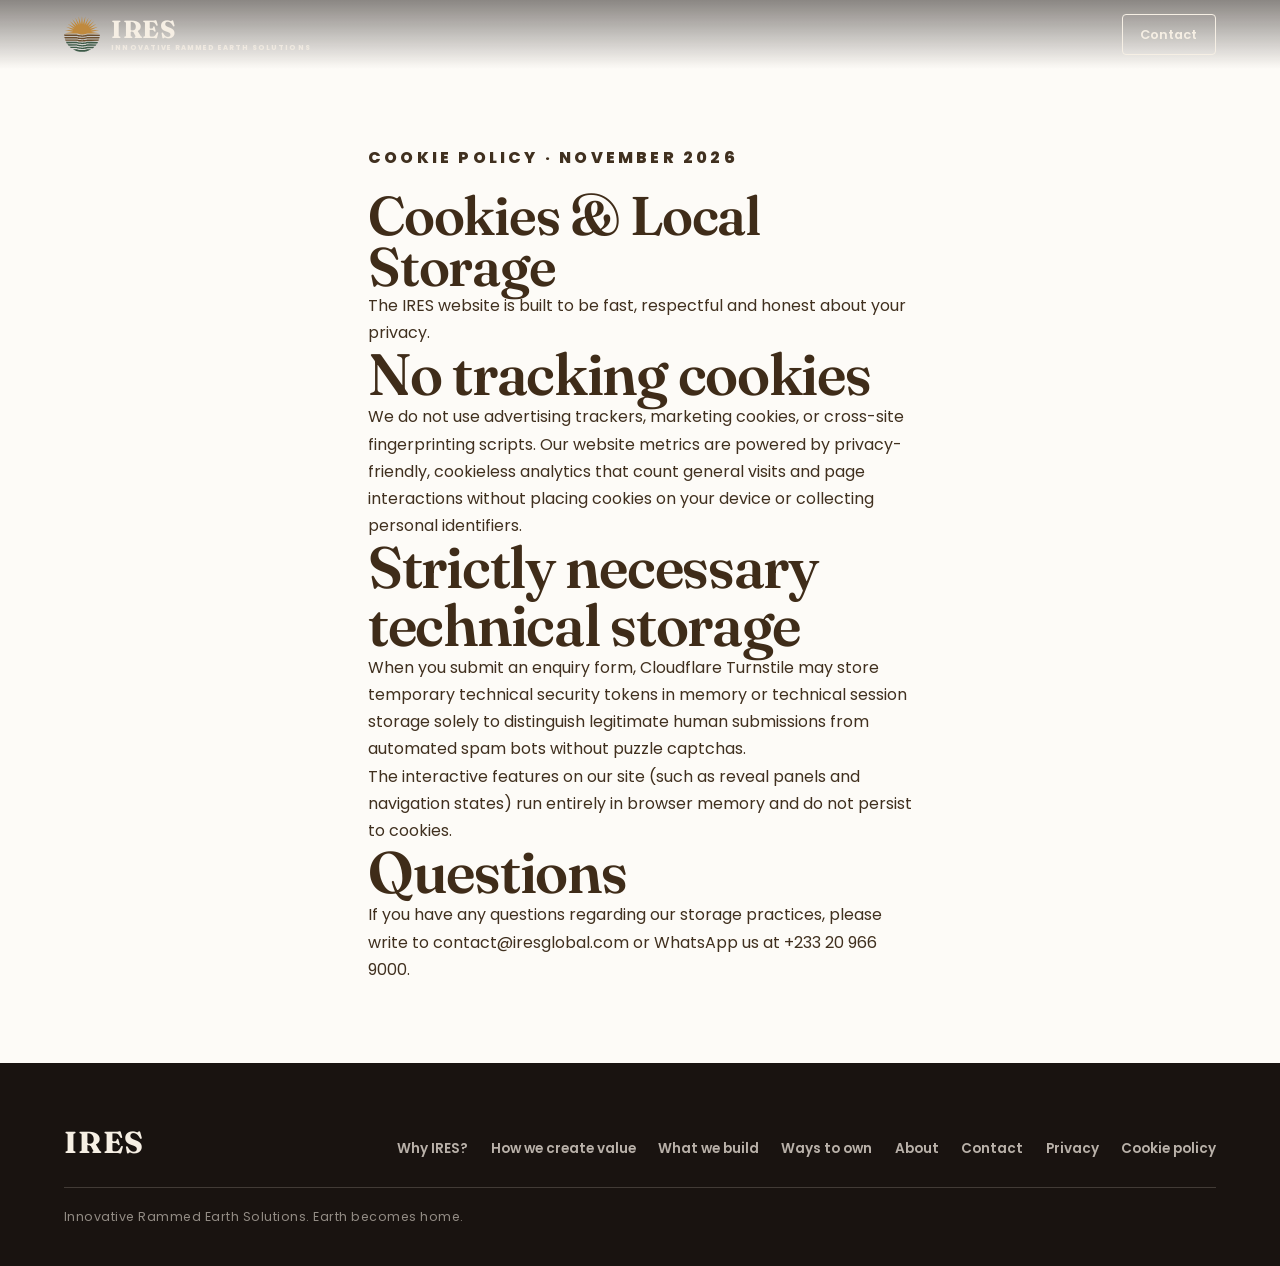
<file: cookie-policy.html>
<!doctype html>
<html lang="en-GH">
  <head>
    <meta charset="utf-8" />
    <meta name="viewport" content="width=device-width, initial-scale=1" />
    <meta name="theme-color" content="#1a1410" />
    <title>Cookie Policy — IRES</title>
    <meta name="description" content="Cookie and storage information for the IRES website." />
    <link rel="canonical" href="https://iresglobal.com/cookie-policy.html" />
    <link rel="icon" href="assets/logo/Ires%20icon.svg" type="image/svg+xml" />
    <link rel="stylesheet" href="styles.css?v=2.5" />
  </head>
  <body>
    <a class="skip-link" href="#main">Skip to content</a>
    <header class="site-header is-stuck" id="site-header">
      <a class="brand" href="/" aria-label="IRES, home">
        <span class="brand-mark" aria-hidden="true">
          <img src="assets/logo/Ires%20icon.svg" alt="" width="36" height="36" style="width: 36px; height: 36px; max-width: 36px; max-height: 36px; object-fit: contain; display: block;" />
        </span>
        <span class="brand-word">
          <strong>IRES</strong>
          <small>Innovative Rammed Earth Solutions</small>
        </span>
      </a>
      <a class="nav-cta" href="contact.html">Contact</a>
    </header>

    <main id="main" class="legal">
      <p class="eyebrow">Cookie policy · November 2026</p>
      <h1>Cookies &amp; Local Storage</h1>
      <p>
        The IRES website is built to be fast, respectful and honest about your privacy.
      </p>

      <h2>No tracking cookies</h2>
      <p>
        We do not use advertising trackers, marketing cookies, or cross-site fingerprinting scripts. Our website metrics are powered by privacy-friendly, cookieless analytics that count general visits and page interactions without placing cookies on your device or collecting personal identifiers.
      </p>

      <h2>Strictly necessary technical storage</h2>
      <p>
        When you submit an enquiry form, Cloudflare Turnstile may store temporary technical security tokens in memory or technical session storage solely to distinguish legitimate human submissions from automated spam bots without puzzle captchas.
      </p>
      <p>
        The interactive features on our site (such as reveal panels and navigation states) run entirely in browser memory and do not persist to cookies.
      </p>

      <h2>Questions</h2>
      <p>
        If you have any questions regarding our storage practices, please write to
        <a href="mailto:contact@iresglobal.com">contact@iresglobal.com</a> or WhatsApp us at
        <a href="https://wa.me/233209669000">+233 20 966 9000</a>.
      </p>
    </main>

    <footer class="site-footer">
      <div class="footer-row">
        <span class="footer-mark">IRES</span>
        <nav aria-label="Footer">
          <a href="why-ires.html">Why IRES?</a>
          <a href="how-we-create-value.html">How we create value</a>
          <a href="what-we-build.html">What we build</a>
          <a href="ways-to-own.html">Ways to own</a>
          <a href="about.html">About</a>
          <a href="contact.html">Contact</a>
          <a href="privacy.html">Privacy</a>
          <a href="cookie-policy.html">Cookie policy</a>
        </nav>
      </div>
      <p class="footer-line">Innovative Rammed Earth Solutions. Earth becomes home.</p>
    </footer>

    <script src="script.js?v=5"></script>
  </body>
</html>
</file>
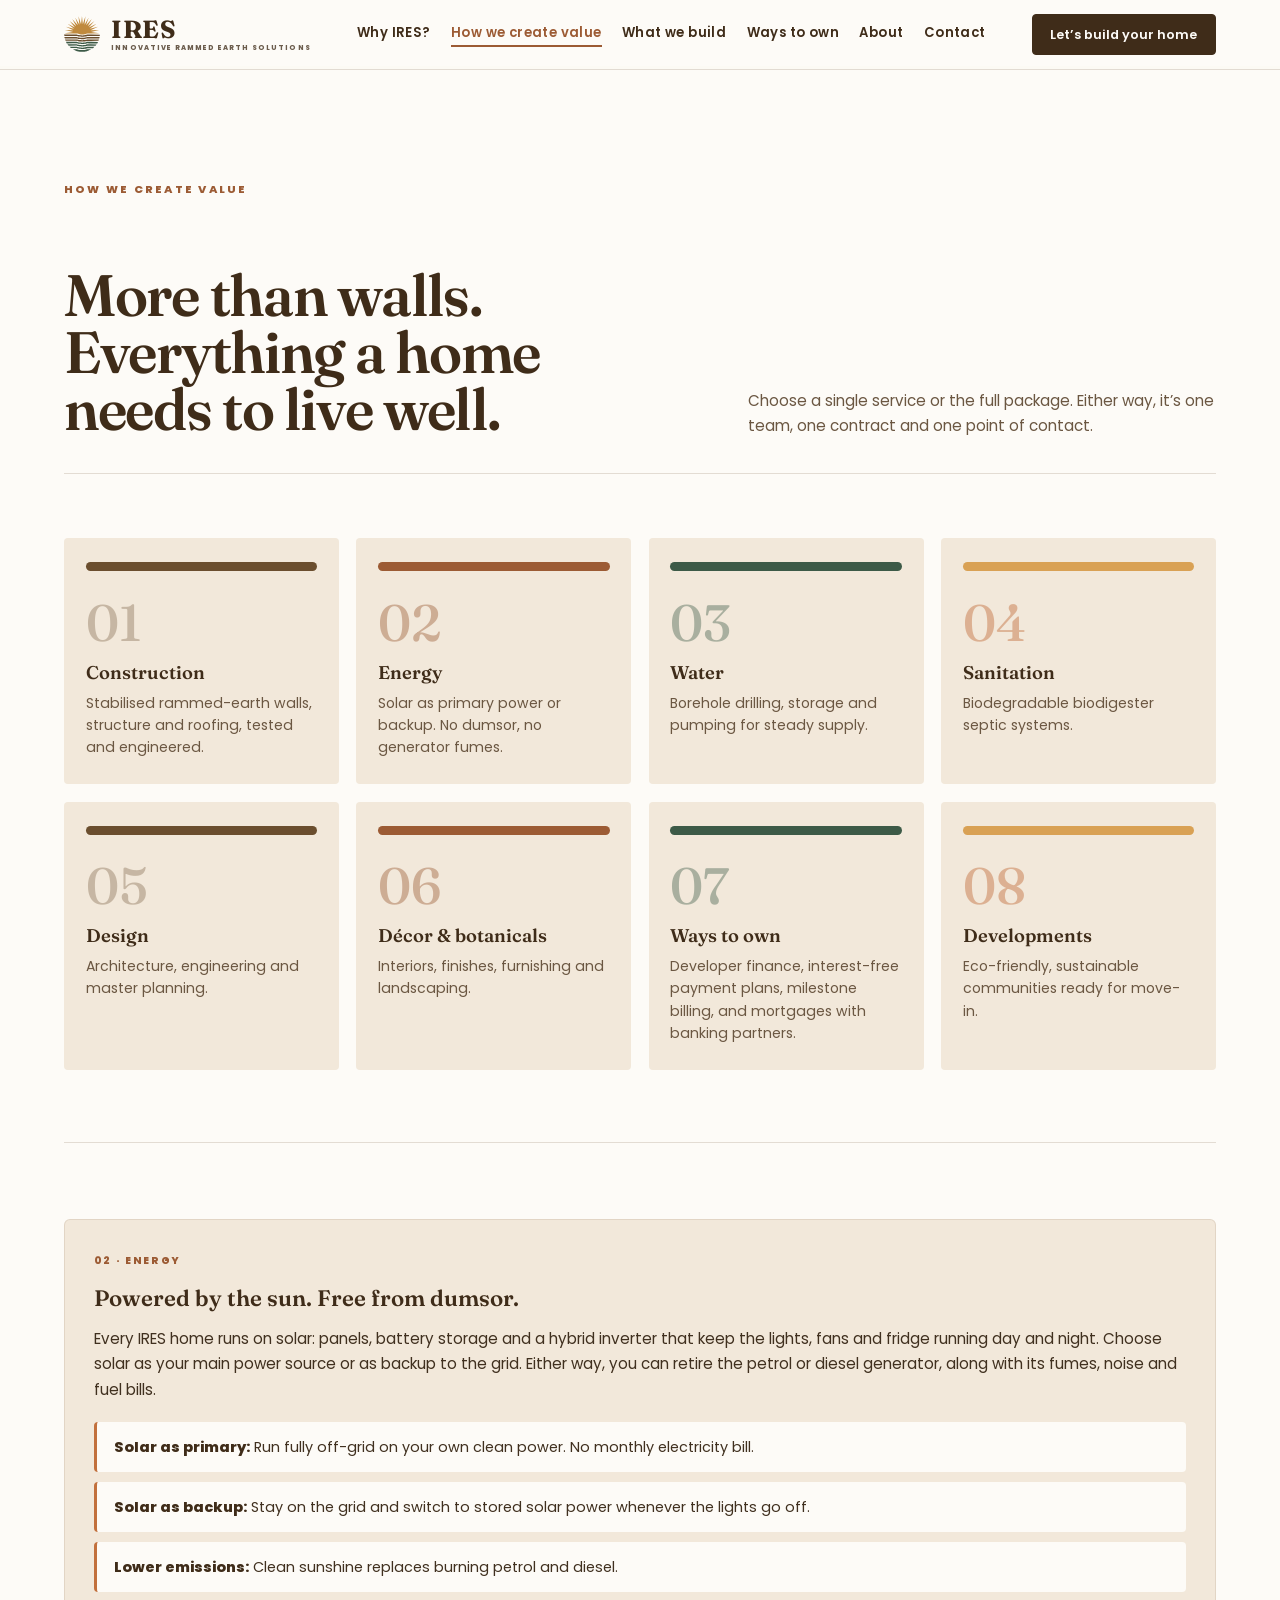
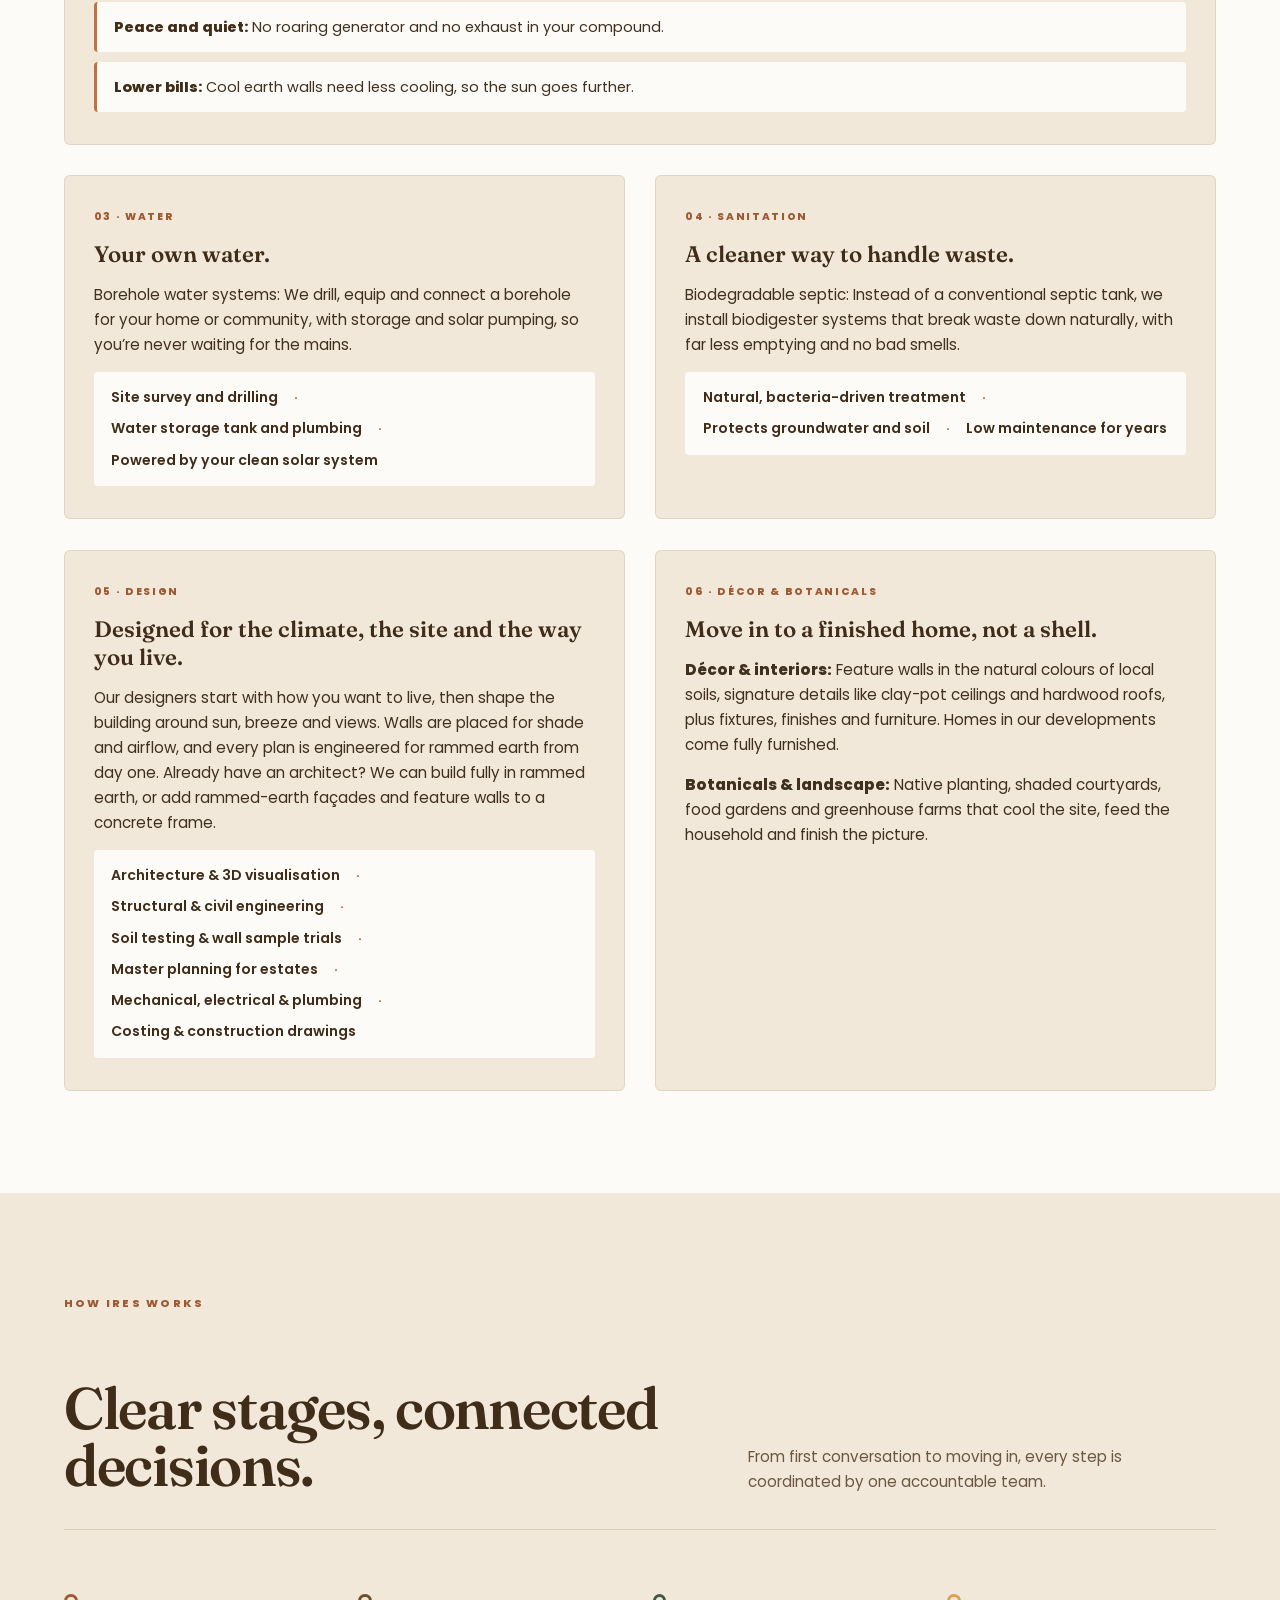
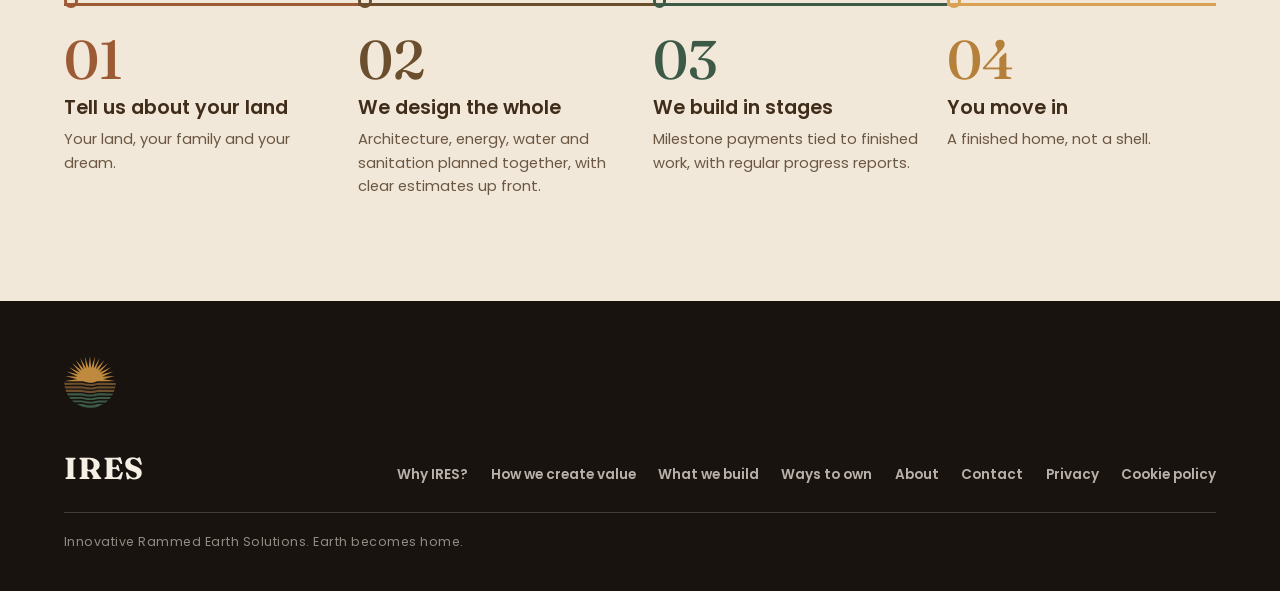
<file: how-we-create-value.html>
<!doctype html>
<html lang="en-GH">
  <head>
    <meta charset="utf-8" />
    <meta name="viewport" content="width=device-width, initial-scale=1" />
    <meta name="theme-color" content="#1a1410" />
    <title>How We Create Value | IRES</title>
    <meta
      name="description"
      content="Explore IRES construction, solar energy, water, sanitation, design, interiors and landscaping, delivered by one accountable team."
    />
    <meta name="robots" content="index, follow, max-image-preview:large" />
    <link rel="canonical" href="https://iresglobal.com/how-we-create-value.html" />
    <meta property="og:type" content="website" />
    <meta property="og:site_name" content="IRES" />
    <meta property="og:locale" content="en_GH" />
    <meta property="og:title" content="How We Create Value | IRES" />
    <meta
      property="og:description"
      content="Explore IRES construction, solar energy, water, sanitation, design, interiors and landscaping, delivered by one accountable team."
    />
    <meta property="og:url" content="https://iresglobal.com/how-we-create-value.html" />
    <meta property="og:image" content="https://iresglobal.com/assets/img/og.png" />
    <meta property="og:image:type" content="image/png" />
    <meta property="og:image:width" content="1200" />
    <meta property="og:image:height" content="630" />
    <meta property="og:image:alt" content="IRES — Built from the earth up. Rammed earth environments and integrated systems across Africa." />
    <meta name="twitter:card" content="summary_large_image" />
    <meta name="twitter:title" content="How We Create Value | IRES" />
    <meta name="twitter:description" content="Explore IRES construction, solar energy, water, sanitation, design, interiors and landscaping, delivered by one accountable team." />
    <meta name="twitter:image" content="https://iresglobal.com/assets/img/og.png" />
    <meta name="twitter:image:alt" content="IRES — Built from the earth up. Rammed earth environments and integrated systems across Africa." />
    <link rel="icon" href="assets/logo/Ires%20icon.svg" type="image/svg+xml" />
    <link rel="preload" href="assets/fonts/fraunces-300-900.woff2" as="font" type="font/woff2" crossorigin />
    <link rel="preload" href="assets/fonts/poppins-400.woff2" as="font" type="font/woff2" crossorigin />
    <link rel="stylesheet" href="styles.css?v=2.5" />
    <script type="application/ld+json">
      {
        "@context": "https://schema.org",
        "@graph": [
          {
            "@type": "HomeAndConstructionBusiness",
            "@id": "https://iresglobal.com/#business",
            "name": "Innovative Rammed Earth Solutions",
            "alternateName": "IRES",
            "url": "https://iresglobal.com/",
            "logo": "https://iresglobal.com/assets/logo/Ires-logo.png",
            "image": "https://iresglobal.com/assets/img/og.png",
            "description": "Rammed earth homes and developments in Ghana, complete with solar power, water, sanitation, design and finance.",
            "telephone": "+233209669000",
            "email": "contact@iresglobal.com",
            "address": {
              "@type": "PostalAddress",
              "addressLocality": "Accra",
              "addressCountry": "GH"
            },
            "areaServed": {
              "@type": "Country",
              "name": "Ghana"
            },
            "hasOfferCatalog": {
              "@type": "OfferCatalog",
              "name": "IRES building services",
              "itemListElement": [
                {
                  "@type": "Offer",
                  "itemOffered": {
                    "@type": "Service",
                    "name": "Rammed earth construction"
                  }
                },
                {
                  "@type": "Offer",
                  "itemOffered": {
                    "@type": "Service",
                    "name": "Solar power systems"
                  }
                },
                {
                  "@type": "Offer",
                  "itemOffered": {
                    "@type": "Service",
                    "name": "Borehole drilling, water storage and pumping"
                  }
                },
                {
                  "@type": "Offer",
                  "itemOffered": {
                    "@type": "Service",
                    "name": "Biodigester sanitation"
                  }
                },
                {
                  "@type": "Offer",
                  "itemOffered": {
                    "@type": "Service",
                    "name": "Architecture, engineering and master planning"
                  }
                },
                {
                  "@type": "Offer",
                  "itemOffered": {
                    "@type": "Service",
                    "name": "Interiors, furnishing and landscaping"
                  }
                },
                {
                  "@type": "Offer",
                  "itemOffered": {
                    "@type": "Service",
                    "name": "Sustainable community developments"
                  }
                }
              ]
            },
            "sameAs": [
              "https://wa.me/233209669000"
            ]
          },
          {
            "@type": "WebSite",
            "@id": "https://iresglobal.com/#website",
            "url": "https://iresglobal.com/",
            "name": "IRES",
            "alternateName": "Innovative Rammed Earth Solutions",
            "inLanguage": "en-GH",
            "publisher": {
              "@id": "https://iresglobal.com/#business"
            }
          },
          {
            "@type": "WebPage",
            "@id": "https://iresglobal.com/how-we-create-value.html#webpage",
            "url": "https://iresglobal.com/how-we-create-value.html",
            "name": "How We Create Value | IRES",
            "description": "Explore IRES construction, solar energy, water, sanitation, design, interiors and landscaping, delivered by one accountable team.",
            "inLanguage": "en-GH",
            "isPartOf": {
              "@id": "https://iresglobal.com/#website"
            },
            "about": {
              "@id": "https://iresglobal.com/#business"
            },
            "primaryImageOfPage": {
              "@type": "ImageObject",
              "url": "https://iresglobal.com/assets/img/og.png",
              "width": 1200,
              "height": 630
            }
          }
        ]
      }
    </script>
  </head>
  <body class="inner-page">
    <a class="skip-link" href="#main">Skip to content</a>

    <header class="site-header" id="site-header">
      <a class="brand" href="index.html" aria-label="IRES, home">
        <span class="brand-mark" aria-hidden="true">
          <img src="assets/logo/Ires%20icon.svg" alt="" width="36" height="36" style="width: 36px; height: 36px; max-width: 36px; max-height: 36px; object-fit: contain; display: block;" />
        </span>
        <span class="brand-word">
          <strong>IRES</strong>
          <small>Innovative Rammed Earth Solutions</small>
        </span>
      </a>

      <nav class="site-nav" id="site-nav" aria-label="Primary">
        <a href="why-ires.html">Why IRES?</a>
        <a href="how-we-create-value.html" aria-current="page">How we create value</a>
        <a href="what-we-build.html">What we build</a>
        <a href="ways-to-own.html">Ways to own</a>
        <a href="about.html">About</a>
        <a href="contact.html">Contact</a>
      </nav>

      <a class="nav-cta" href="contact.html" data-analytics="start_build_click" data-location="header">Let’s build your home</a>

      <button class="nav-toggle" type="button" aria-expanded="false" aria-controls="site-nav">
        <span class="nav-toggle-label">Menu</span>
        <span class="nav-toggle-icon" aria-hidden="true"></span>
      </button>

      <span class="scroll-progress" aria-hidden="true"><i></i></span>
    </header>

    <main id="main">
      <section class="systems section" id="how-we-create-value" data-section="how-we-create-value" aria-labelledby="solutions-title">
        <span id="solutions" class="anchor-alias"></span>
        <div class="section-head reveal">
          <p class="eyebrow">How we create value</p>
          <h1 id="solutions-title">More than walls. Everything a home needs to live well.</h1>
          <p class="section-note">
            Choose a single service or the full package. Either way, it’s one team, one contract and one point of contact.
          </p>
        </div>

        <!-- 8 Solution Cards -->
        <div class="solutions-grid-8">
          <article class="solution-card system-card-earth reveal">
            <span class="card-band" aria-hidden="true"></span>
            <span class="card-index">01</span>
            <h3>Construction</h3>
            <p>Stabilised rammed-earth walls, structure and roofing, tested and engineered.</p>
          </article>

          <article class="solution-card system-card-clay reveal">
            <span class="card-band" aria-hidden="true"></span>
            <span class="card-index">02</span>
            <h3>Energy</h3>
            <p>Solar as primary power or backup. No dumsor, no generator fumes.</p>
          </article>

          <article class="solution-card system-card-sage reveal">
            <span class="card-band" aria-hidden="true"></span>
            <span class="card-index">03</span>
            <h3>Water</h3>
            <p>Borehole drilling, storage and pumping for steady supply.</p>
          </article>

          <article class="solution-card system-card-deep reveal">
            <span class="card-band" aria-hidden="true"></span>
            <span class="card-index">04</span>
            <h3>Sanitation</h3>
            <p>Biodegradable biodigester septic systems.</p>
          </article>

          <article class="solution-card system-card-earth reveal">
            <span class="card-band" aria-hidden="true"></span>
            <span class="card-index">05</span>
            <h3>Design</h3>
            <p>Architecture, engineering and master planning.</p>
          </article>

          <article class="solution-card system-card-clay reveal">
            <span class="card-band" aria-hidden="true"></span>
            <span class="card-index">06</span>
            <h3>Décor &amp; botanicals</h3>
            <p>Interiors, finishes, furnishing and landscaping.</p>
          </article>

          <article class="solution-card system-card-sage reveal">
            <span class="card-band" aria-hidden="true"></span>
            <span class="card-index">07</span>
            <h3>Ways to own</h3>
            <p>Developer finance, interest-free payment plans, milestone billing, and mortgages with banking partners.</p>
          </article>

          <article class="solution-card system-card-deep reveal">
            <span class="card-band" aria-hidden="true"></span>
            <span class="card-index">08</span>
            <h3>Developments</h3>
            <p>Eco-friendly, sustainable communities ready for move-in.</p>
          </article>
        </div>

        <!-- Solution Detail Blocks -->
        <div class="solution-details">
          <div class="detail-block-grid">
            <!-- Detail: Energy -->
            <article class="detail-block detail-block-full reveal">
              <span class="detail-tag">02 · Energy</span>
              <h4>Powered by the sun. Free from dumsor.</h4>
              <p class="detail-lead">
                Every IRES home runs on solar: panels, battery storage and a hybrid inverter that keep the lights, fans and fridge running day and night. Choose solar as your main power source or as backup to the grid. Either way, you can retire the petrol or diesel generator, along with its fumes, noise and fuel bills.
              </p>
              <div class="detail-features">
                <div class="detail-feature">
                  <strong>Solar as primary:</strong> Run fully off-grid on your own clean power. No monthly electricity bill.
                </div>
                <div class="detail-feature">
                  <strong>Solar as backup:</strong> Stay on the grid and switch to stored solar power whenever the lights go off.
                </div>
                <div class="detail-feature">
                  <strong>Lower emissions:</strong> Clean sunshine replaces burning petrol and diesel.
                </div>
                <div class="detail-feature">
                  <strong>Peace and quiet:</strong> No roaring generator and no exhaust in your compound.
                </div>
                <div class="detail-feature">
                  <strong>Lower bills:</strong> Cool earth walls need less cooling, so the sun goes further.
                </div>
              </div>
            </article>

            <!-- Detail: Water -->
            <article class="detail-block reveal">
              <span class="detail-tag">03 · Water</span>
              <h4>Your own water.</h4>
              <p class="detail-lead">
                Borehole water systems: We drill, equip and connect a borehole for your home or community, with storage and solar pumping, so you’re never waiting for the mains.
              </p>
              <div class="detail-checklist">
                <span>Site survey and drilling</span>
                <span>Water storage tank and plumbing</span>
                <span>Powered by your clean solar system</span>
              </div>
            </article>

            <!-- Detail: Sanitation -->
            <article class="detail-block reveal">
              <span class="detail-tag">04 · Sanitation</span>
              <h4>A cleaner way to handle waste.</h4>
              <p class="detail-lead">
                Biodegradable septic: Instead of a conventional septic tank, we install biodigester systems that break waste down naturally, with far less emptying and no bad smells.
              </p>
              <div class="detail-checklist">
                <span>Natural, bacteria-driven treatment</span>
                <span>Protects groundwater and soil</span>
                <span>Low maintenance for years</span>
              </div>
            </article>

            <!-- Detail: Design -->
            <article class="detail-block reveal">
              <span class="detail-tag">05 · Design</span>
              <h4>Designed for the climate, the site and the way you live.</h4>
              <p class="detail-lead">
                Our designers start with how you want to live, then shape the building around sun, breeze and views. Walls are placed for shade and airflow, and every plan is engineered for rammed earth from day one. Already have an architect? We can build fully in rammed earth, or add rammed-earth façades and feature walls to a concrete frame.
              </p>
              <div class="detail-checklist">
                <span>Architecture &amp; 3D visualisation</span>
                <span>Structural &amp; civil engineering</span>
                <span>Soil testing &amp; wall sample trials</span>
                <span>Master planning for estates</span>
                <span>Mechanical, electrical &amp; plumbing</span>
                <span>Costing &amp; construction drawings</span>
              </div>
            </article>

            <!-- Detail: Décor and botanicals -->
            <article class="detail-block reveal">
              <span class="detail-tag">06 · Décor &amp; botanicals</span>
              <h4>Move in to a finished home, not a shell.</h4>
              <p class="detail-lead">
                <strong>Décor &amp; interiors:</strong> Feature walls in the natural colours of local soils, signature details like clay-pot ceilings and hardwood roofs, plus fixtures, finishes and furniture. Homes in our developments come fully furnished.
              </p>
              <p class="detail-lead">
                <strong>Botanicals &amp; landscape:</strong> Native planting, shaded courtyards, food gardens and greenhouse farms that cool the site, feed the household and finish the picture.
              </p>
            </article>
          </div>
        </div>
      </section>

      <section class="process section" id="process" aria-labelledby="process-title">
        <div class="section-head reveal">
          <p class="eyebrow">How IRES works</p>
          <h2 id="process-title">Clear stages, connected decisions.</h2>
          <p class="section-note">
            From first conversation to moving in, every step is coordinated by one accountable team.
          </p>
        </div>

        <ol class="process-track">
          <li class="reveal">
            <span class="step-rail" aria-hidden="true"></span>
            <span class="step-num">01</span>
            <h3>Tell us about your land</h3>
            <p>Your land, your family and your dream.</p>
          </li>
          <li class="reveal">
            <span class="step-rail" aria-hidden="true"></span>
            <span class="step-num">02</span>
            <h3>We design the whole</h3>
            <p>Architecture, energy, water and sanitation planned together, with clear estimates up front.</p>
          </li>
          <li class="reveal">
            <span class="step-rail" aria-hidden="true"></span>
            <span class="step-num">03</span>
            <h3>We build in stages</h3>
            <p>Milestone payments tied to finished work, with regular progress reports.</p>
          </li>
          <li class="reveal">
            <span class="step-rail" aria-hidden="true"></span>
            <span class="step-num">04</span>
            <h3>You move in</h3>
            <p>A finished home, not a shell.</p>
          </li>
        </ol>
      </section>
    </main>

    <footer class="site-footer">
      <span class="footer-bands" aria-hidden="true">
        <img src="assets/logo/Ires%20icon.svg" alt="" width="52" height="52" style="width: 52px; height: 52px; max-width: 52px; max-height: 52px; object-fit: contain; display: block;" />
      </span>
      <div class="footer-row">
        <span class="footer-mark">IRES</span>
        <nav aria-label="Footer">
          <a href="why-ires.html">Why IRES?</a>
          <a href="how-we-create-value.html">How we create value</a>
          <a href="what-we-build.html">What we build</a>
          <a href="ways-to-own.html">Ways to own</a>
          <a href="about.html">About</a>
          <a href="contact.html">Contact</a>
          <a href="privacy.html">Privacy</a>
          <a href="cookie-policy.html">Cookie policy</a>
        </nav>
      </div>
      <p class="footer-line">Innovative Rammed Earth Solutions. Earth becomes home.</p>
    </footer>

    <script src="script.js?v=5"></script>
  </body>
</html>
</file>
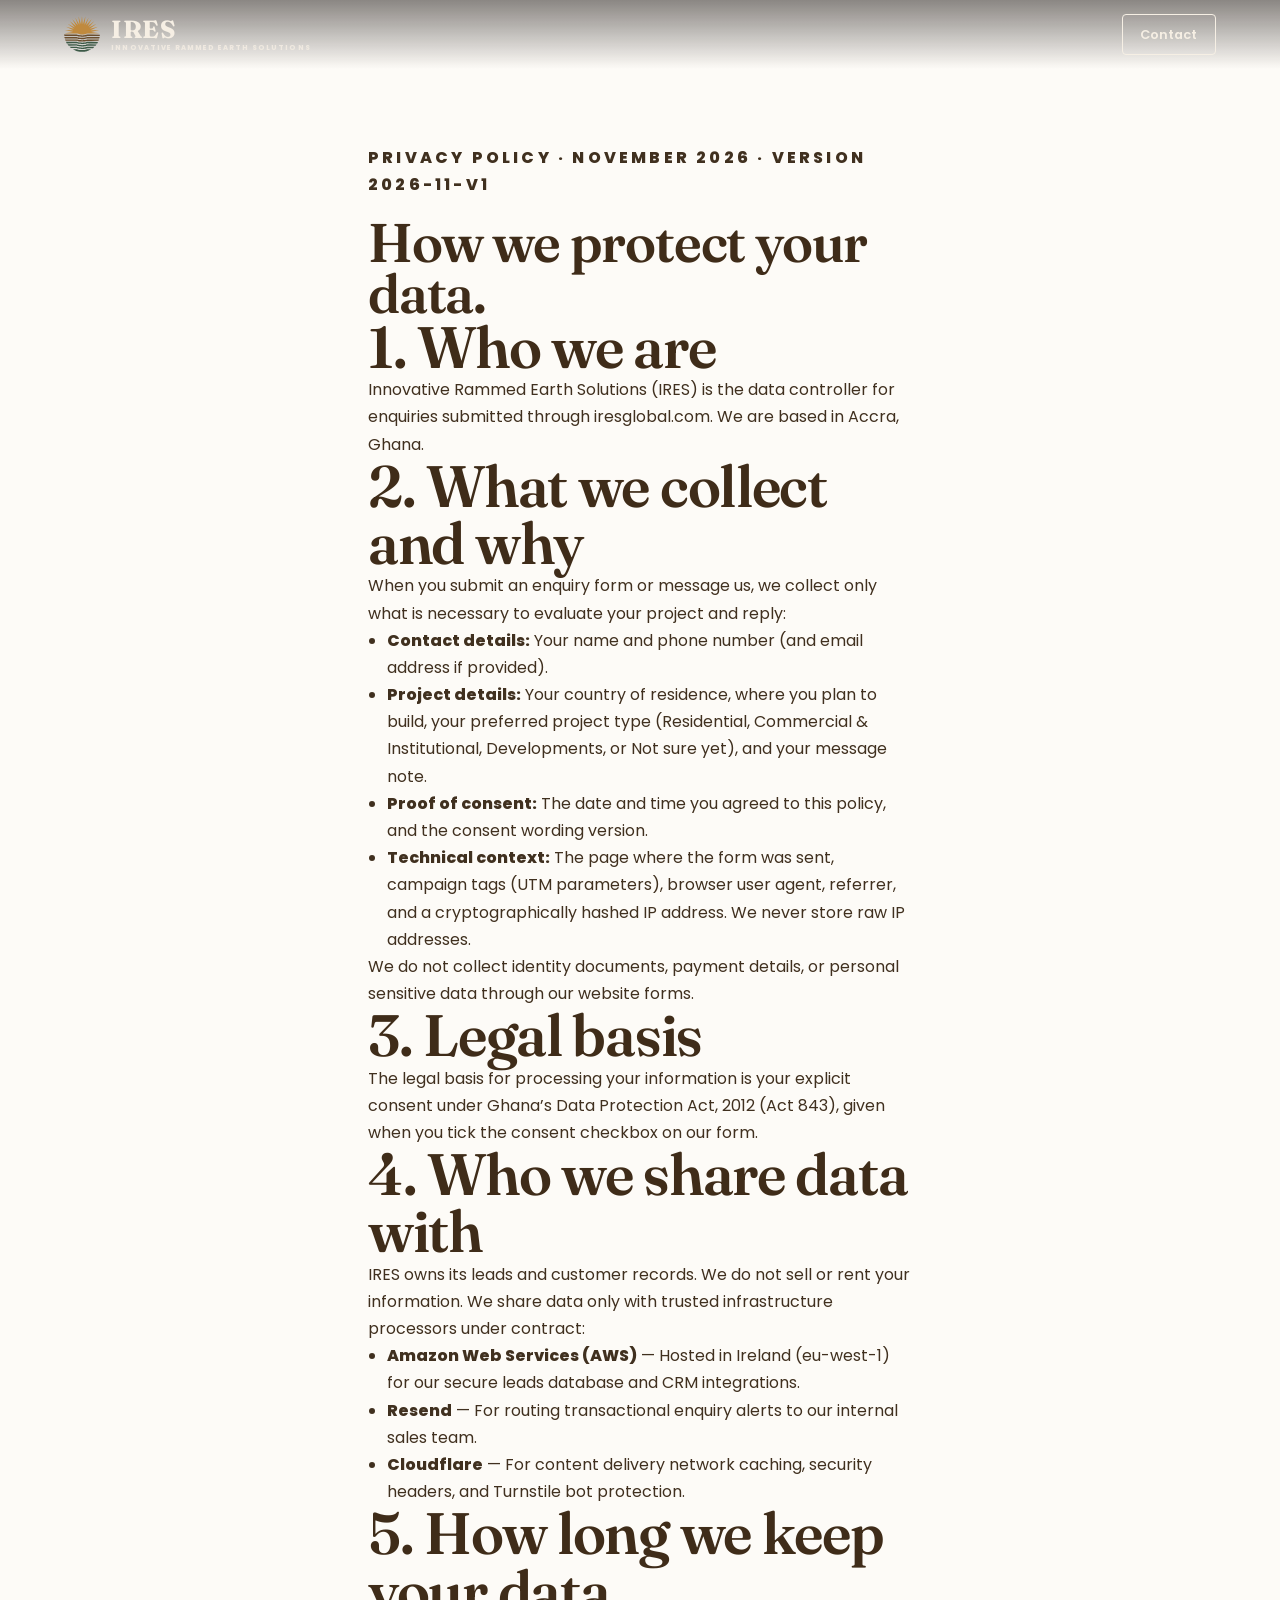
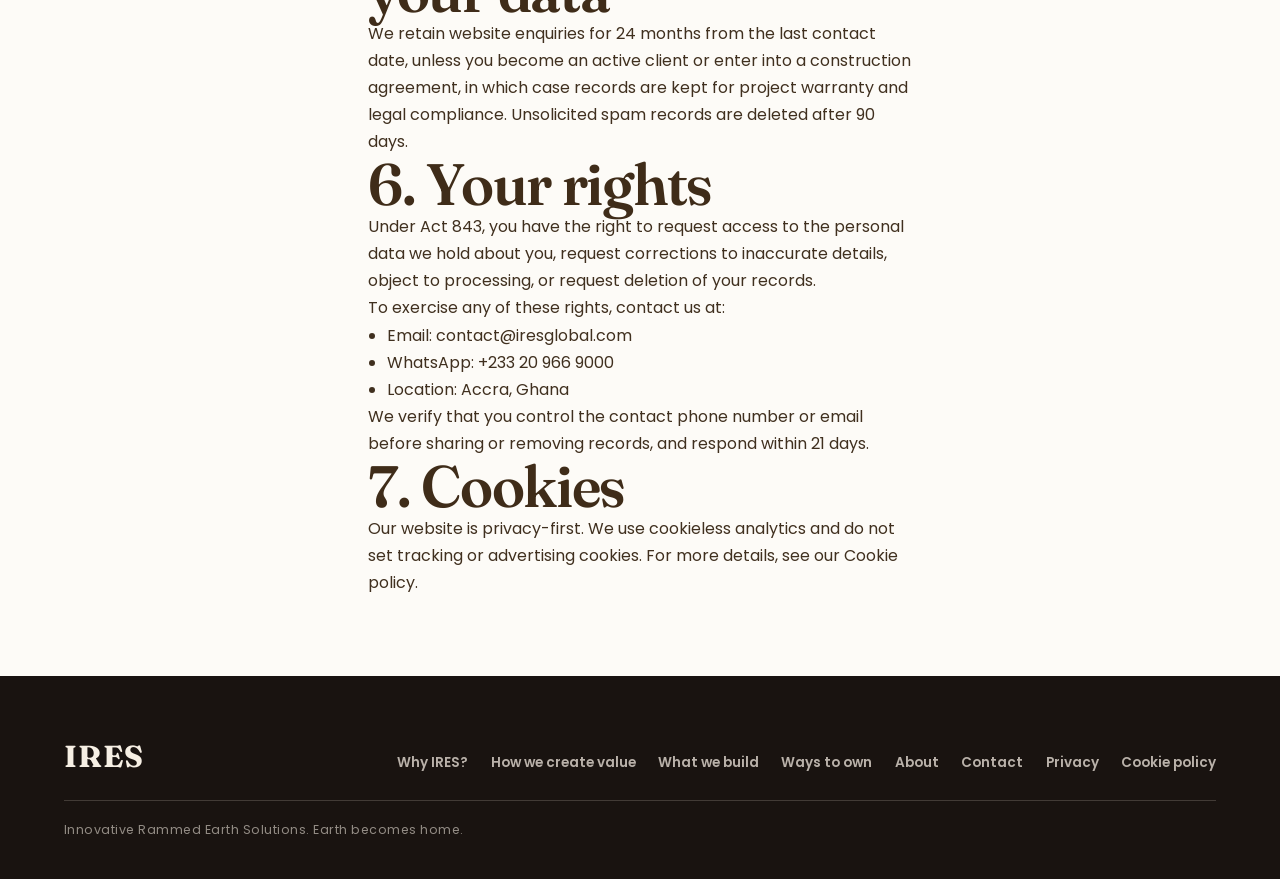
<file: privacy.html>
<!doctype html>
<html lang="en-GH">
  <head>
    <meta charset="utf-8" />
    <meta name="viewport" content="width=device-width, initial-scale=1" />
    <meta name="theme-color" content="#1a1410" />
    <title>Privacy Policy — IRES</title>
    <meta name="description" content="How IRES collects and handles enquiries under Ghana's Data Protection Act, 2012 (Act 843)." />
    <link rel="canonical" href="https://iresglobal.com/privacy.html" />
    <link rel="icon" href="assets/logo/Ires%20icon.svg" type="image/svg+xml" />
    <link rel="stylesheet" href="styles.css?v=2.5" />
  </head>
  <body>
    <a class="skip-link" href="#main">Skip to content</a>
    <header class="site-header is-stuck" id="site-header">
      <a class="brand" href="/" aria-label="IRES, home">
        <span class="brand-mark" aria-hidden="true">
          <img src="assets/logo/Ires%20icon.svg" alt="" width="36" height="36" style="width: 36px; height: 36px; max-width: 36px; max-height: 36px; object-fit: contain; display: block;" />
        </span>
        <span class="brand-word">
          <strong>IRES</strong>
          <small>Innovative Rammed Earth Solutions</small>
        </span>
      </a>
      <a class="nav-cta" href="contact.html">Contact</a>
    </header>

    <main id="main" class="legal">
      <p class="eyebrow">Privacy policy · November 2026 · Version 2026-11-v1</p>
      <h1>How we protect your data.</h1>

      <h2>1. Who we are</h2>
      <p>
        Innovative Rammed Earth Solutions (IRES) is the data controller for enquiries submitted through
        <a href="https://iresglobal.com">iresglobal.com</a>. We are based in Accra, Ghana.
      </p>

      <h2>2. What we collect and why</h2>
      <p>
        When you submit an enquiry form or message us, we collect only what is necessary to evaluate your project and reply:
      </p>
      <ul>
        <li><strong>Contact details:</strong> Your name and phone number (and email address if provided).</li>
        <li><strong>Project details:</strong> Your country of residence, where you plan to build, your preferred project type (Residential, Commercial &amp; Institutional, Developments, or Not sure yet), and your message note.</li>
        <li><strong>Proof of consent:</strong> The date and time you agreed to this policy, and the consent wording version.</li>
        <li><strong>Technical context:</strong> The page where the form was sent, campaign tags (UTM parameters), browser user agent, referrer, and a cryptographically hashed IP address. We never store raw IP addresses.</li>
      </ul>
      <p>
        We do not collect identity documents, payment details, or personal sensitive data through our website forms.
      </p>

      <h2>3. Legal basis</h2>
      <p>
        The legal basis for processing your information is your explicit consent under Ghana’s Data Protection Act, 2012 (Act 843), given when you tick the consent checkbox on our form.
      </p>

      <h2>4. Who we share data with</h2>
      <p>
        IRES owns its leads and customer records. We do not sell or rent your information. We share data only with trusted infrastructure processors under contract:
      </p>
      <ul>
        <li><strong>Amazon Web Services (AWS)</strong> — Hosted in Ireland (eu-west-1) for our secure leads database and CRM integrations.</li>
        <li><strong>Resend</strong> — For routing transactional enquiry alerts to our internal sales team.</li>
        <li><strong>Cloudflare</strong> — For content delivery network caching, security headers, and Turnstile bot protection.</li>
      </ul>

      <h2>5. How long we keep your data</h2>
      <p>
        We retain website enquiries for 24 months from the last contact date, unless you become an active client or enter into a construction agreement, in which case records are kept for project warranty and legal compliance. Unsolicited spam records are deleted after 90 days.
      </p>

      <h2>6. Your rights</h2>
      <p>
        Under Act 843, you have the right to request access to the personal data we hold about you, request corrections to inaccurate details, object to processing, or request deletion of your records.
      </p>
      <p>
        To exercise any of these rights, contact us at:
      </p>
      <ul>
        <li>Email: <a href="mailto:contact@iresglobal.com">contact@iresglobal.com</a></li>
        <li>WhatsApp: <a href="https://wa.me/233209669000?text=Hello%20IRES%2C%20I%20have%20a%20privacy%20question.">+233 20 966 9000</a></li>
        <li>Location: Accra, Ghana</li>
      </ul>
      <p>
        We verify that you control the contact phone number or email before sharing or removing records, and respond within 21 days.
      </p>

      <h2>7. Cookies</h2>
      <p>
        Our website is privacy-first. We use cookieless analytics and do not set tracking or advertising cookies. For more details, see our <a href="cookie-policy.html">Cookie policy</a>.
      </p>
    </main>

    <footer class="site-footer">
      <div class="footer-row">
        <span class="footer-mark">IRES</span>
        <nav aria-label="Footer">
          <a href="why-ires.html">Why IRES?</a>
          <a href="how-we-create-value.html">How we create value</a>
          <a href="what-we-build.html">What we build</a>
          <a href="ways-to-own.html">Ways to own</a>
          <a href="about.html">About</a>
          <a href="contact.html">Contact</a>
          <a href="privacy.html">Privacy</a>
          <a href="cookie-policy.html">Cookie policy</a>
        </nav>
      </div>
      <p class="footer-line">Innovative Rammed Earth Solutions. Earth becomes home.</p>
    </footer>

    <script src="script.js?v=5"></script>
  </body>
</html>
</file>
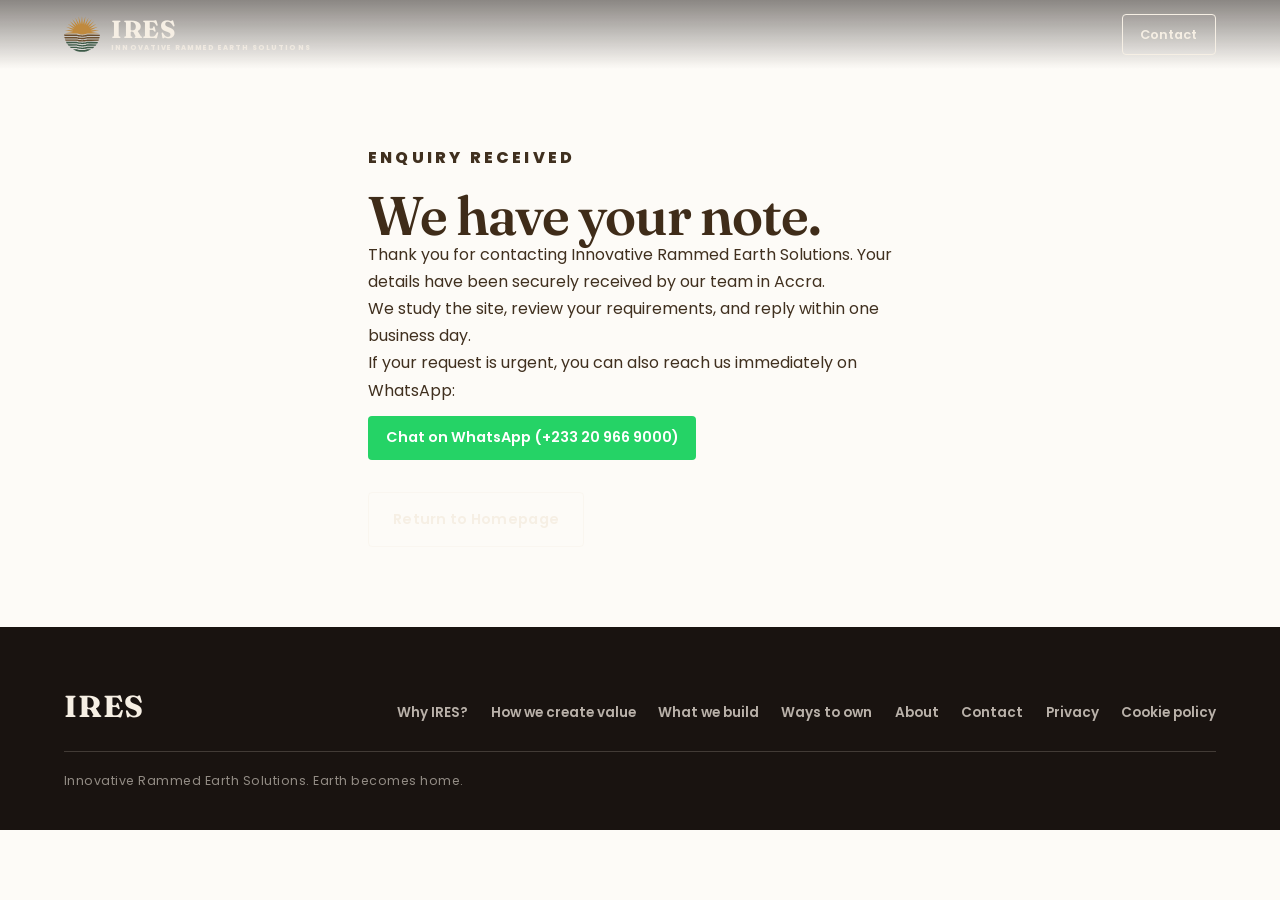
<file: thank-you.html>
<!doctype html>
<html lang="en-GH">
  <head>
    <meta charset="utf-8" />
    <meta name="viewport" content="width=device-width, initial-scale=1" />
    <meta name="theme-color" content="#1a1410" />
    <meta name="robots" content="noindex, nofollow" />
    <title>Thank You — IRES</title>
    <meta name="description" content="Thank you for your enquiry to Innovative Rammed Earth Solutions." />
    <link rel="icon" href="assets/logo/Ires%20icon.svg" type="image/svg+xml" />
    <link rel="stylesheet" href="styles.css?v=2.5" />
  </head>
  <body>
    <a class="skip-link" href="#main">Skip to content</a>
    <header class="site-header is-stuck" id="site-header">
      <a class="brand" href="/" aria-label="IRES, home">
        <span class="brand-mark" aria-hidden="true">
          <img src="assets/logo/Ires%20icon.svg" alt="" width="36" height="36" style="width: 36px; height: 36px; max-width: 36px; max-height: 36px; object-fit: contain; display: block;" />
        </span>
        <span class="brand-word">
          <strong>IRES</strong>
          <small>Innovative Rammed Earth Solutions</small>
        </span>
      </a>
      <a class="nav-cta" href="contact.html">Contact</a>
    </header>

    <main id="main" class="legal">
      <p class="eyebrow">Enquiry received</p>
      <h1>We have your note.</h1>
      <p>
        Thank you for contacting Innovative Rammed Earth Solutions. Your details have been securely received by our team in Accra.
      </p>
      <p>
        We study the site, review your requirements, and reply within one business day.
      </p>
      <p>
        If your request is urgent, you can also reach us immediately on WhatsApp:
      </p>
      <p>
        <a class="form-status-whatsapp" href="https://wa.me/233209669000?text=Hello%20IRES%2C%20I%20just%20submitted%20an%20enquiry." target="_blank" rel="noopener">Chat on WhatsApp (+233 20 966 9000)</a>
      </p>
      <p style="margin-top: 2rem;">
        <a class="button button-ghost" href="/">Return to Homepage</a>
      </p>
    </main>

    <footer class="site-footer">
      <div class="footer-row">
        <span class="footer-mark">IRES</span>
        <nav aria-label="Footer">
          <a href="why-ires.html">Why IRES?</a>
          <a href="how-we-create-value.html">How we create value</a>
          <a href="what-we-build.html">What we build</a>
          <a href="ways-to-own.html">Ways to own</a>
          <a href="about.html">About</a>
          <a href="contact.html">Contact</a>
          <a href="privacy.html">Privacy</a>
          <a href="cookie-policy.html">Cookie policy</a>
        </nav>
      </div>
      <p class="footer-line">Innovative Rammed Earth Solutions. Earth becomes home.</p>
    </footer>

    <script src="script.js?v=5"></script>
  </body>
</html>
</file>
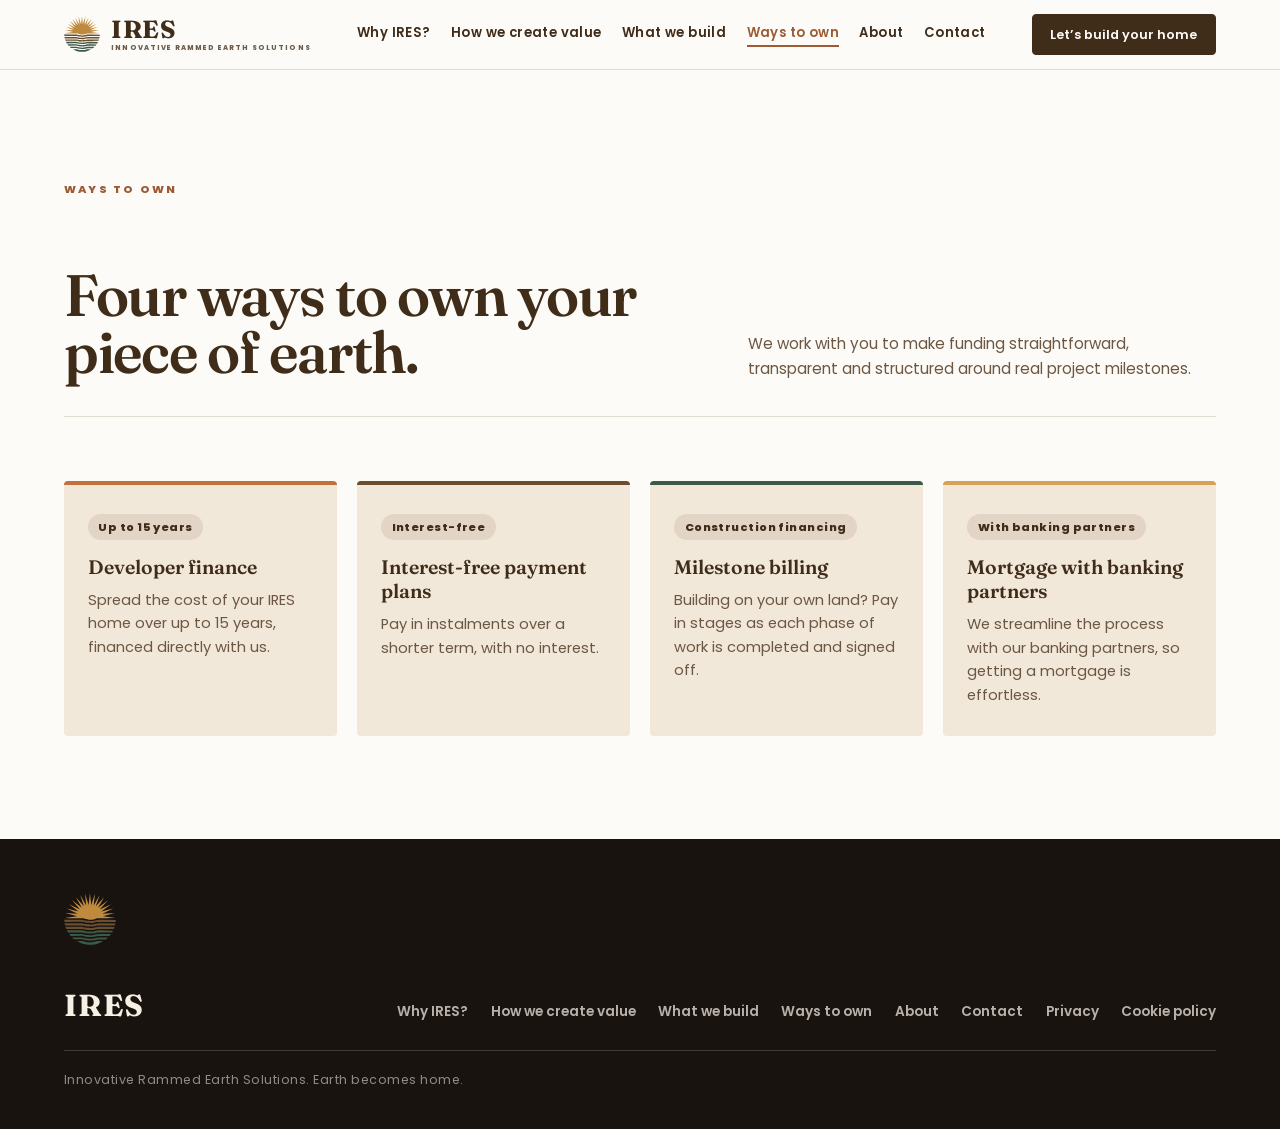
<file: ways-to-own.html>
<!doctype html>
<html lang="en-GH">
  <head>
    <meta charset="utf-8" />
    <meta name="viewport" content="width=device-width, initial-scale=1" />
    <meta name="theme-color" content="#1a1410" />
    <title>Ways to Own | IRES</title>
    <meta
      name="description"
      content="Explore developer finance, interest-free payment plans, milestone billing and mortgages with banking partners for your IRES home."
    />
    <meta name="robots" content="index, follow, max-image-preview:large" />
    <link rel="canonical" href="https://iresglobal.com/ways-to-own.html" />
    <meta property="og:type" content="website" />
    <meta property="og:site_name" content="IRES" />
    <meta property="og:locale" content="en_GH" />
    <meta property="og:title" content="Ways to Own | IRES" />
    <meta
      property="og:description"
      content="Explore developer finance, interest-free payment plans, milestone billing and mortgages with banking partners for your IRES home."
    />
    <meta property="og:url" content="https://iresglobal.com/ways-to-own.html" />
    <meta property="og:image" content="https://iresglobal.com/assets/img/og.png" />
    <meta property="og:image:type" content="image/png" />
    <meta property="og:image:width" content="1200" />
    <meta property="og:image:height" content="630" />
    <meta property="og:image:alt" content="IRES — Built from the earth up. Rammed earth environments and integrated systems across Africa." />
    <meta name="twitter:card" content="summary_large_image" />
    <meta name="twitter:title" content="Ways to Own | IRES" />
    <meta name="twitter:description" content="Explore developer finance, interest-free payment plans, milestone billing and mortgages with banking partners for your IRES home." />
    <meta name="twitter:image" content="https://iresglobal.com/assets/img/og.png" />
    <meta name="twitter:image:alt" content="IRES — Built from the earth up. Rammed earth environments and integrated systems across Africa." />
    <link rel="icon" href="assets/logo/Ires%20icon.svg" type="image/svg+xml" />
    <link rel="preload" href="assets/fonts/fraunces-300-900.woff2" as="font" type="font/woff2" crossorigin />
    <link rel="preload" href="assets/fonts/poppins-400.woff2" as="font" type="font/woff2" crossorigin />
    <link rel="stylesheet" href="styles.css?v=2.5" />
    <script type="application/ld+json">
      {
        "@context": "https://schema.org",
        "@graph": [
          {
            "@type": "HomeAndConstructionBusiness",
            "@id": "https://iresglobal.com/#business",
            "name": "Innovative Rammed Earth Solutions",
            "alternateName": "IRES",
            "url": "https://iresglobal.com/",
            "logo": "https://iresglobal.com/assets/logo/Ires-logo.png",
            "image": "https://iresglobal.com/assets/img/og.png",
            "description": "Rammed earth homes and developments in Ghana, complete with solar power, water, sanitation, design and finance.",
            "telephone": "+233209669000",
            "email": "contact@iresglobal.com",
            "address": {
              "@type": "PostalAddress",
              "addressLocality": "Accra",
              "addressCountry": "GH"
            },
            "areaServed": {
              "@type": "Country",
              "name": "Ghana"
            },
            "hasOfferCatalog": {
              "@type": "OfferCatalog",
              "name": "IRES building services",
              "itemListElement": [
                {
                  "@type": "Offer",
                  "itemOffered": {
                    "@type": "Service",
                    "name": "Rammed earth construction"
                  }
                },
                {
                  "@type": "Offer",
                  "itemOffered": {
                    "@type": "Service",
                    "name": "Solar power systems"
                  }
                },
                {
                  "@type": "Offer",
                  "itemOffered": {
                    "@type": "Service",
                    "name": "Borehole drilling, water storage and pumping"
                  }
                },
                {
                  "@type": "Offer",
                  "itemOffered": {
                    "@type": "Service",
                    "name": "Biodigester sanitation"
                  }
                },
                {
                  "@type": "Offer",
                  "itemOffered": {
                    "@type": "Service",
                    "name": "Architecture, engineering and master planning"
                  }
                },
                {
                  "@type": "Offer",
                  "itemOffered": {
                    "@type": "Service",
                    "name": "Interiors, furnishing and landscaping"
                  }
                },
                {
                  "@type": "Offer",
                  "itemOffered": {
                    "@type": "Service",
                    "name": "Sustainable community developments"
                  }
                }
              ]
            },
            "sameAs": [
              "https://wa.me/233209669000"
            ]
          },
          {
            "@type": "WebSite",
            "@id": "https://iresglobal.com/#website",
            "url": "https://iresglobal.com/",
            "name": "IRES",
            "alternateName": "Innovative Rammed Earth Solutions",
            "inLanguage": "en-GH",
            "publisher": {
              "@id": "https://iresglobal.com/#business"
            }
          },
          {
            "@type": "WebPage",
            "@id": "https://iresglobal.com/ways-to-own.html#webpage",
            "url": "https://iresglobal.com/ways-to-own.html",
            "name": "Ways to Own | IRES",
            "description": "Explore developer finance, interest-free payment plans, milestone billing and mortgages with banking partners for your IRES home.",
            "inLanguage": "en-GH",
            "isPartOf": {
              "@id": "https://iresglobal.com/#website"
            },
            "about": {
              "@id": "https://iresglobal.com/#business"
            },
            "primaryImageOfPage": {
              "@type": "ImageObject",
              "url": "https://iresglobal.com/assets/img/og.png",
              "width": 1200,
              "height": 630
            }
          }
        ]
      }
    </script>
  </head>
  <body class="inner-page">
    <a class="skip-link" href="#main">Skip to content</a>

    <header class="site-header" id="site-header">
      <a class="brand" href="index.html" aria-label="IRES, home">
        <span class="brand-mark" aria-hidden="true">
          <img src="assets/logo/Ires%20icon.svg" alt="" width="36" height="36" style="width: 36px; height: 36px; max-width: 36px; max-height: 36px; object-fit: contain; display: block;" />
        </span>
        <span class="brand-word">
          <strong>IRES</strong>
          <small>Innovative Rammed Earth Solutions</small>
        </span>
      </a>

      <nav class="site-nav" id="site-nav" aria-label="Primary">
        <a href="why-ires.html">Why IRES?</a>
        <a href="how-we-create-value.html">How we create value</a>
        <a href="what-we-build.html">What we build</a>
        <a href="ways-to-own.html" aria-current="page">Ways to own</a>
        <a href="about.html">About</a>
        <a href="contact.html">Contact</a>
      </nav>

      <a class="nav-cta" href="contact.html" data-analytics="start_build_click" data-location="header">Let’s build your home</a>

      <button class="nav-toggle" type="button" aria-expanded="false" aria-controls="site-nav">
        <span class="nav-toggle-label">Menu</span>
        <span class="nav-toggle-icon" aria-hidden="true"></span>
      </button>

      <span class="scroll-progress" aria-hidden="true"><i></i></span>
    </header>

    <main id="main">
      <section class="section" id="ways-to-own" data-section="ways-to-own" style="background: var(--cream);" aria-labelledby="finance-title">
        <span id="finance" class="anchor-alias"></span>
        <div class="section-head reveal">
          <p class="eyebrow">Ways to own</p>
          <h1 id="finance-title">Four ways to own your piece of earth.</h1>
          <p class="section-note">
            We work with you to make funding straightforward, transparent and structured around real project milestones.
          </p>
        </div>

        <div class="finance-grid">
          <article class="finance-card reveal">
            <span class="finance-badge">Up to 15 years</span>
            <h3>Developer finance</h3>
            <p>Spread the cost of your IRES home over up to 15 years, financed directly with us.</p>
          </article>

          <article class="finance-card reveal">
            <span class="finance-badge">Interest-free</span>
            <h3>Interest-free payment plans</h3>
            <p>Pay in instalments over a shorter term, with no interest.</p>
          </article>

          <article class="finance-card reveal">
            <span class="finance-badge">Construction financing</span>
            <h3>Milestone billing</h3>
            <p>Building on your own land? Pay in stages as each phase of work is completed and signed off.</p>
          </article>

          <article class="finance-card reveal">
            <span class="finance-badge">With banking partners</span>
            <h3>Mortgage with banking partners</h3>
            <p>We streamline the process with our banking partners, so getting a mortgage is effortless.</p>
          </article>
        </div>
      </section>
    </main>

    <footer class="site-footer">
      <span class="footer-bands" aria-hidden="true">
        <img src="assets/logo/Ires%20icon.svg" alt="" width="52" height="52" style="width: 52px; height: 52px; max-width: 52px; max-height: 52px; object-fit: contain; display: block;" />
      </span>
      <div class="footer-row">
        <span class="footer-mark">IRES</span>
        <nav aria-label="Footer">
          <a href="why-ires.html">Why IRES?</a>
          <a href="how-we-create-value.html">How we create value</a>
          <a href="what-we-build.html">What we build</a>
          <a href="ways-to-own.html">Ways to own</a>
          <a href="about.html">About</a>
          <a href="contact.html">Contact</a>
          <a href="privacy.html">Privacy</a>
          <a href="cookie-policy.html">Cookie policy</a>
        </nav>
      </div>
      <p class="footer-line">Innovative Rammed Earth Solutions. Earth becomes home.</p>
    </footer>

    <script src="script.js?v=5"></script>
  </body>
</html>
</file>
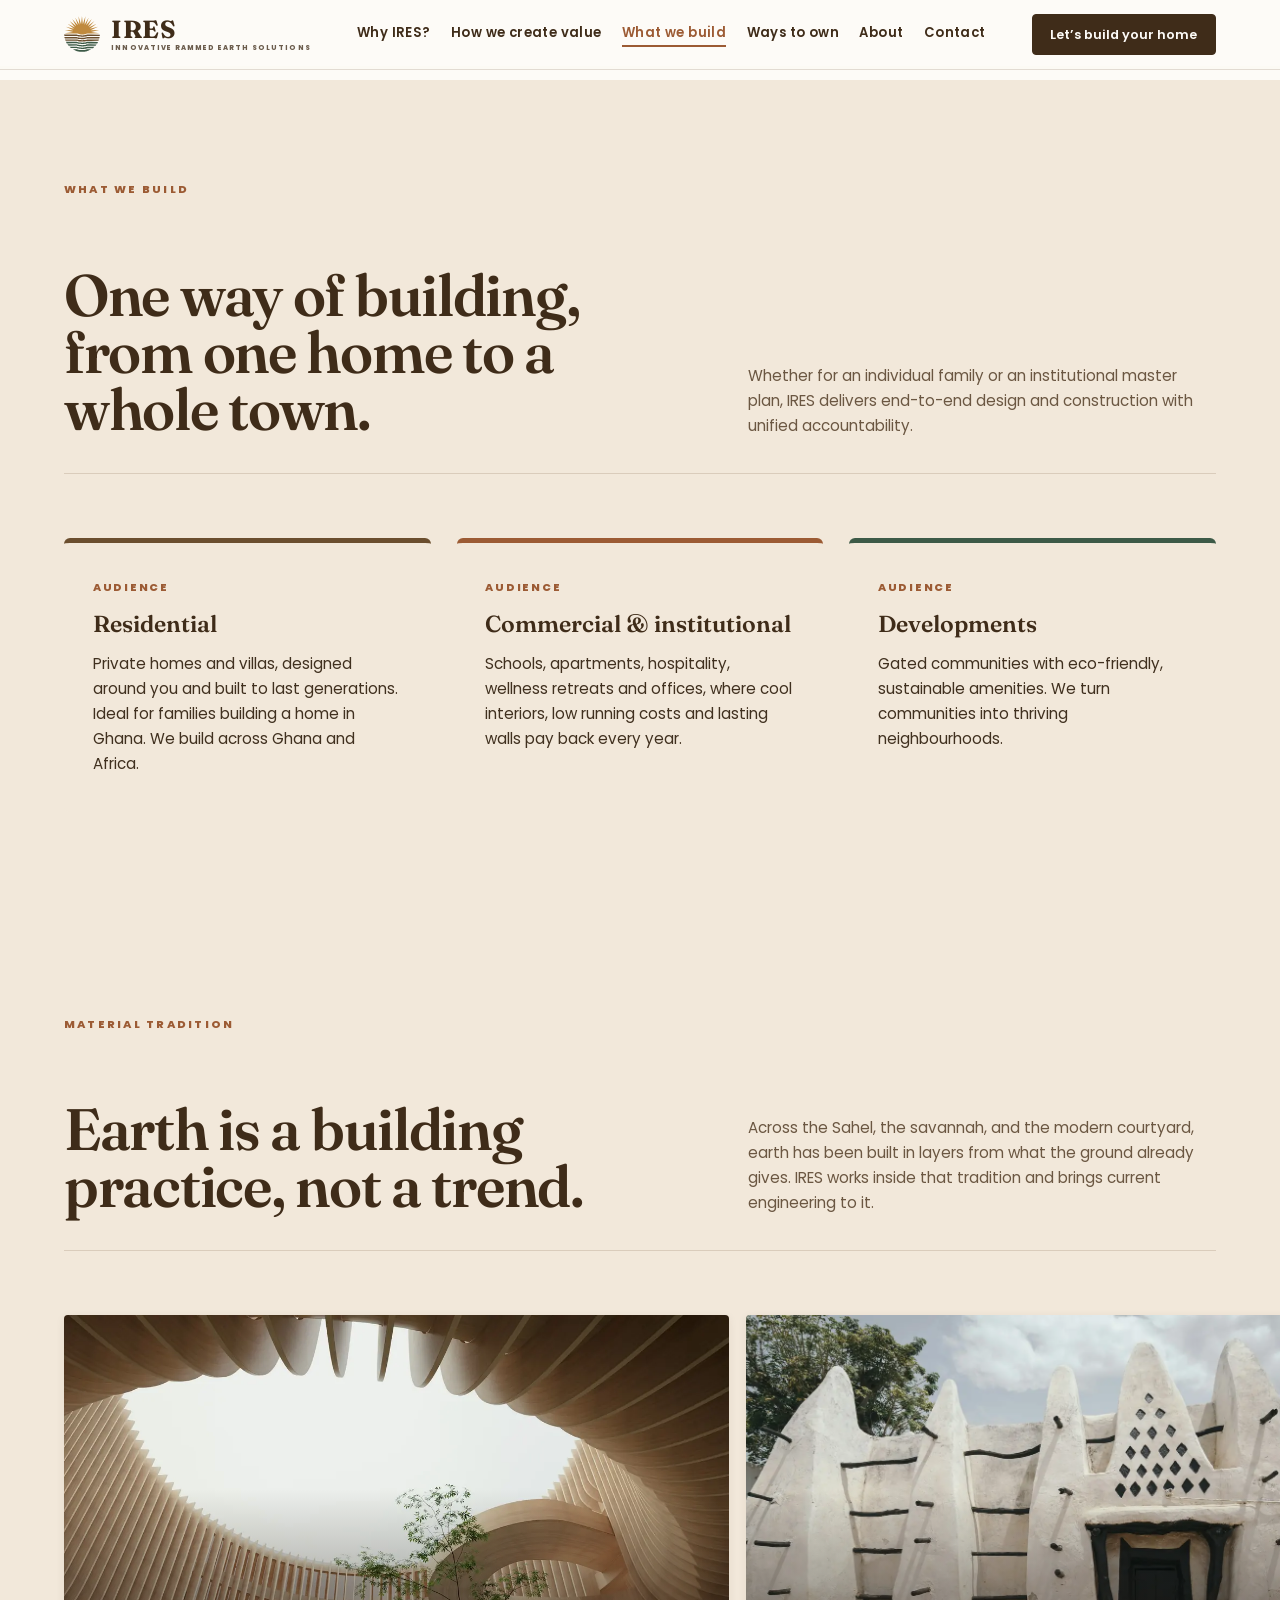
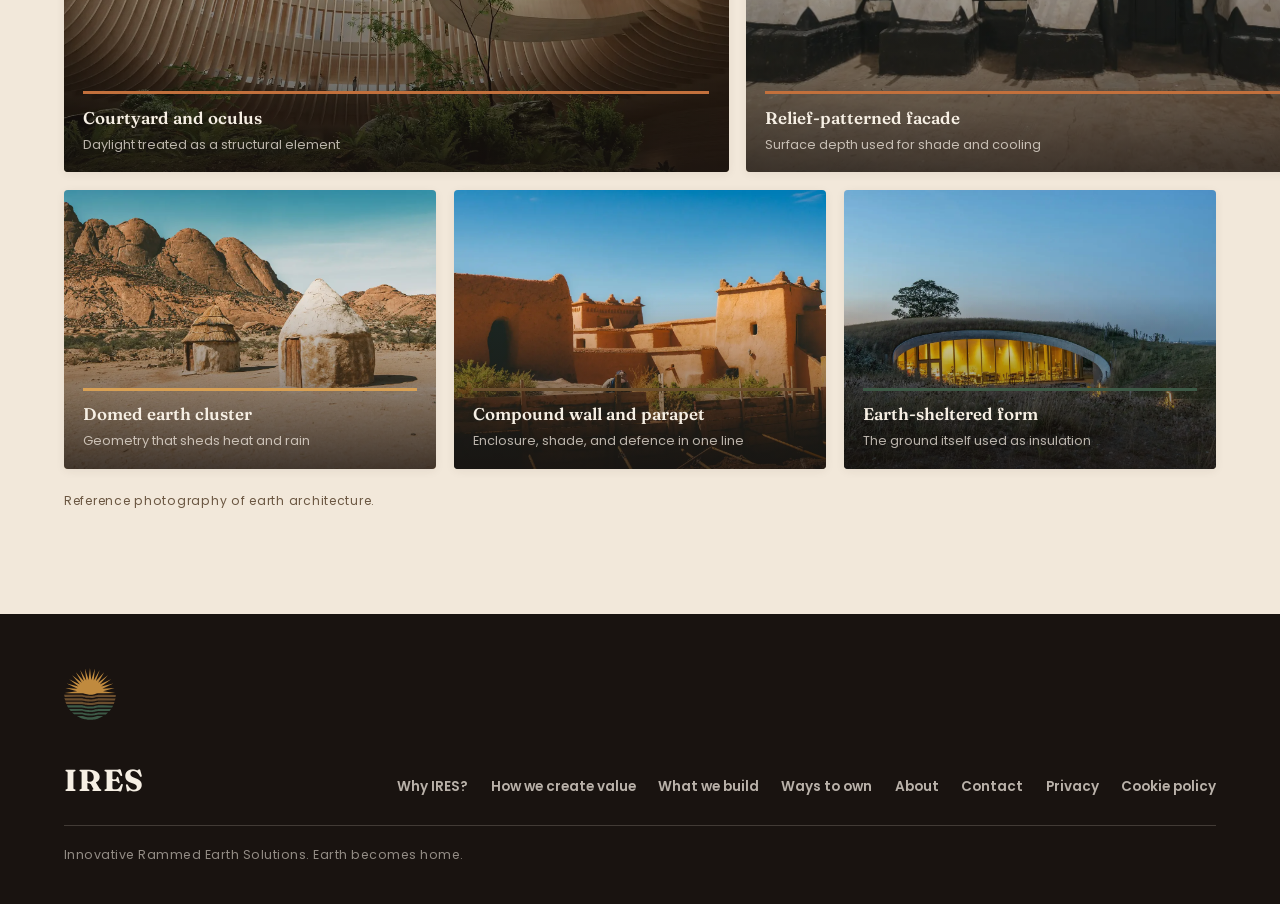
<file: what-we-build.html>
<!doctype html>
<html lang="en-GH">
  <head>
    <meta charset="utf-8" />
    <meta name="viewport" content="width=device-width, initial-scale=1" />
    <meta name="theme-color" content="#1a1410" />
    <title>What We Build | IRES</title>
    <meta
      name="description"
      content="Explore rammed earth homes, commercial and institutional buildings, and sustainable community developments with IRES."
    />
    <meta name="robots" content="index, follow, max-image-preview:large" />
    <link rel="canonical" href="https://iresglobal.com/what-we-build.html" />
    <meta property="og:type" content="website" />
    <meta property="og:site_name" content="IRES" />
    <meta property="og:locale" content="en_GH" />
    <meta property="og:title" content="What We Build | IRES" />
    <meta
      property="og:description"
      content="Explore rammed earth homes, commercial and institutional buildings, and sustainable community developments with IRES."
    />
    <meta property="og:url" content="https://iresglobal.com/what-we-build.html" />
    <meta property="og:image" content="https://iresglobal.com/assets/img/og.png" />
    <meta property="og:image:type" content="image/png" />
    <meta property="og:image:width" content="1200" />
    <meta property="og:image:height" content="630" />
    <meta property="og:image:alt" content="IRES — Built from the earth up. Rammed earth environments and integrated systems across Africa." />
    <meta name="twitter:card" content="summary_large_image" />
    <meta name="twitter:title" content="What We Build | IRES" />
    <meta name="twitter:description" content="Explore rammed earth homes, commercial and institutional buildings, and sustainable community developments with IRES." />
    <meta name="twitter:image" content="https://iresglobal.com/assets/img/og.png" />
    <meta name="twitter:image:alt" content="IRES — Built from the earth up. Rammed earth environments and integrated systems across Africa." />
    <link rel="icon" href="assets/logo/Ires%20icon.svg" type="image/svg+xml" />
    <link rel="preload" href="assets/fonts/fraunces-300-900.woff2" as="font" type="font/woff2" crossorigin />
    <link rel="preload" href="assets/fonts/poppins-400.woff2" as="font" type="font/woff2" crossorigin />
    <link rel="stylesheet" href="styles.css?v=2.5" />
    <script type="application/ld+json">
      {
        "@context": "https://schema.org",
        "@graph": [
          {
            "@type": "HomeAndConstructionBusiness",
            "@id": "https://iresglobal.com/#business",
            "name": "Innovative Rammed Earth Solutions",
            "alternateName": "IRES",
            "url": "https://iresglobal.com/",
            "logo": "https://iresglobal.com/assets/logo/Ires-logo.png",
            "image": "https://iresglobal.com/assets/img/og.png",
            "description": "Rammed earth homes and developments in Ghana, complete with solar power, water, sanitation, design and finance.",
            "telephone": "+233209669000",
            "email": "contact@iresglobal.com",
            "address": {
              "@type": "PostalAddress",
              "addressLocality": "Accra",
              "addressCountry": "GH"
            },
            "areaServed": {
              "@type": "Country",
              "name": "Ghana"
            },
            "hasOfferCatalog": {
              "@type": "OfferCatalog",
              "name": "IRES building services",
              "itemListElement": [
                {
                  "@type": "Offer",
                  "itemOffered": {
                    "@type": "Service",
                    "name": "Rammed earth construction"
                  }
                },
                {
                  "@type": "Offer",
                  "itemOffered": {
                    "@type": "Service",
                    "name": "Solar power systems"
                  }
                },
                {
                  "@type": "Offer",
                  "itemOffered": {
                    "@type": "Service",
                    "name": "Borehole drilling, water storage and pumping"
                  }
                },
                {
                  "@type": "Offer",
                  "itemOffered": {
                    "@type": "Service",
                    "name": "Biodigester sanitation"
                  }
                },
                {
                  "@type": "Offer",
                  "itemOffered": {
                    "@type": "Service",
                    "name": "Architecture, engineering and master planning"
                  }
                },
                {
                  "@type": "Offer",
                  "itemOffered": {
                    "@type": "Service",
                    "name": "Interiors, furnishing and landscaping"
                  }
                },
                {
                  "@type": "Offer",
                  "itemOffered": {
                    "@type": "Service",
                    "name": "Sustainable community developments"
                  }
                }
              ]
            },
            "sameAs": [
              "https://wa.me/233209669000"
            ]
          },
          {
            "@type": "WebSite",
            "@id": "https://iresglobal.com/#website",
            "url": "https://iresglobal.com/",
            "name": "IRES",
            "alternateName": "Innovative Rammed Earth Solutions",
            "inLanguage": "en-GH",
            "publisher": {
              "@id": "https://iresglobal.com/#business"
            }
          },
          {
            "@type": "WebPage",
            "@id": "https://iresglobal.com/what-we-build.html#webpage",
            "url": "https://iresglobal.com/what-we-build.html",
            "name": "What We Build | IRES",
            "description": "Explore rammed earth homes, commercial and institutional buildings, and sustainable community developments with IRES.",
            "inLanguage": "en-GH",
            "isPartOf": {
              "@id": "https://iresglobal.com/#website"
            },
            "about": {
              "@id": "https://iresglobal.com/#business"
            },
            "primaryImageOfPage": {
              "@type": "ImageObject",
              "url": "https://iresglobal.com/assets/img/og.png",
              "width": 1200,
              "height": 630
            }
          }
        ]
      }
    </script>
  </head>
  <body class="inner-page">
    <a class="skip-link" href="#main">Skip to content</a>

    <header class="site-header" id="site-header">
      <a class="brand" href="index.html" aria-label="IRES, home">
        <span class="brand-mark" aria-hidden="true">
          <img src="assets/logo/Ires%20icon.svg" alt="" width="36" height="36" style="width: 36px; height: 36px; max-width: 36px; max-height: 36px; object-fit: contain; display: block;" />
        </span>
        <span class="brand-word">
          <strong>IRES</strong>
          <small>Innovative Rammed Earth Solutions</small>
        </span>
      </a>

      <nav class="site-nav" id="site-nav" aria-label="Primary">
        <a href="why-ires.html">Why IRES?</a>
        <a href="how-we-create-value.html">How we create value</a>
        <a href="what-we-build.html" aria-current="page">What we build</a>
        <a href="ways-to-own.html">Ways to own</a>
        <a href="about.html">About</a>
        <a href="contact.html">Contact</a>
      </nav>

      <a class="nav-cta" href="contact.html" data-analytics="start_build_click" data-location="header">Let’s build your home</a>

      <button class="nav-toggle" type="button" aria-expanded="false" aria-controls="site-nav">
        <span class="nav-toggle-label">Menu</span>
        <span class="nav-toggle-icon" aria-hidden="true"></span>
      </button>

      <span class="scroll-progress" aria-hidden="true"><i></i></span>
    </header>

    <main id="main">
      <section class="section" id="what-we-build" data-section="what-we-build" style="background: var(--sand);" aria-labelledby="audiences-title">
        <span id="who-we-build-for" class="anchor-alias"></span>
        <div class="section-head reveal">
          <p class="eyebrow">What we build</p>
          <h1 id="audiences-title">One way of building, from one home to a whole town.</h1>
          <p class="section-note">
            Whether for an individual family or an institutional master plan, IRES delivers end-to-end design and construction with unified accountability.
          </p>
        </div>

        <div class="audiences-grid">
          <article class="audience-card reveal">
            <span class="audience-badge">Audience</span>
            <h3>Residential</h3>
            <p>
              Private homes and villas, designed around you and built to last generations. Ideal for families building a home in Ghana. We build across Ghana and Africa.
            </p>
          </article>

          <article class="audience-card reveal">
            <span class="audience-badge">Audience</span>
            <h3>Commercial &amp; institutional</h3>
            <p>
              Schools, apartments, hospitality, wellness retreats and offices, where cool interiors, low running costs and lasting walls pay back every year.
            </p>
          </article>

          <article class="audience-card reveal">
            <span class="audience-badge">Audience</span>
            <h3>Developments</h3>
            <p>
              Gated communities with eco-friendly, sustainable amenities. We turn communities into thriving neighbourhoods.
            </p>
          </article>
        </div>
      </section>

      <section class="work section" id="work" aria-labelledby="work-title">
        <div class="section-head reveal">
          <p class="eyebrow">Material tradition</p>
          <h2 id="work-title">Earth is a building practice, not a trend.</h2>
          <p class="section-note">
            Across the Sahel, the savannah, and the modern courtyard, earth has been
            built in layers from what the ground already gives. IRES works inside that
            tradition and brings current engineering to it.
          </p>
        </div>

        <div class="work-grid">
          <figure class="tile tile-wide reveal">
            <picture>
              <source srcset="assets/img/oculus-courtyard.webp" type="image/webp" />
              <img
                src="assets/img/oculus-courtyard.jpg"
                alt="Curved rammed earth courtyard walls opening to a large circular oculus above planted beds"
                width="1500" height="844" loading="lazy" decoding="async"
              />
            </picture>
            <figcaption>
              <strong>Courtyard and oculus</strong>
              <span>Daylight treated as a structural element</span>
            </figcaption>
          </figure>

          <figure class="tile tile-tall reveal">
            <picture>
              <source srcset="assets/img/african-facade.webp" type="image/webp" />
              <img
                src="assets/img/african-facade.jpg"
                alt="Mud brick building with a relief-patterned entrance facade and turret forms"
                width="1400" height="933" loading="lazy" decoding="async"
              />
            </picture>
            <figcaption>
              <strong>Relief-patterned facade</strong>
              <span>Surface depth used for shade and cooling</span>
            </figcaption>
          </figure>

          <figure class="tile reveal">
            <picture>
              <source srcset="assets/img/sahel-village.webp" type="image/webp" />
              <img
                src="assets/img/sahel-village.jpg"
                alt="Domed earthen structures standing in a dry valley below rocky hills"
                width="1300" height="867" loading="lazy" decoding="async"
              />
            </picture>
            <figcaption>
              <strong>Domed earth cluster</strong>
              <span>Geometry that sheds heat and rain</span>
            </figcaption>
          </figure>

          <figure class="tile reveal">
            <picture>
              <source srcset="assets/img/ochre-compound.webp" type="image/webp" />
              <img
                src="assets/img/ochre-compound.jpg"
                alt="Ochre earthen compound with crenellated parapet walls under a clear blue sky"
                width="1400" height="933" loading="lazy" decoding="async"
              />
            </picture>
            <figcaption>
              <strong>Compound wall and parapet</strong>
              <span>Enclosure, shade, and defence in one line</span>
            </figcaption>
          </figure>

          <figure class="tile reveal">
            <picture>
              <source srcset="assets/img/earth-glowing-dusk.webp" type="image/webp" />
              <img
                src="assets/img/earth-glowing-dusk.jpg"
                alt="Earth-sheltered building glowing with warm light against a blue dusk hillside"
                width="1400" height="933" loading="lazy" decoding="async"
              />
            </picture>
            <figcaption>
              <strong>Earth-sheltered form</strong>
              <span>The ground itself used as insulation</span>
            </figcaption>
          </figure>
        </div>

        <p class="work-note">Reference photography of earth architecture.</p>
      </section>
    </main>

    <footer class="site-footer">
      <span class="footer-bands" aria-hidden="true">
        <img src="assets/logo/Ires%20icon.svg" alt="" width="52" height="52" style="width: 52px; height: 52px; max-width: 52px; max-height: 52px; object-fit: contain; display: block;" />
      </span>
      <div class="footer-row">
        <span class="footer-mark">IRES</span>
        <nav aria-label="Footer">
          <a href="why-ires.html">Why IRES?</a>
          <a href="how-we-create-value.html">How we create value</a>
          <a href="what-we-build.html">What we build</a>
          <a href="ways-to-own.html">Ways to own</a>
          <a href="about.html">About</a>
          <a href="contact.html">Contact</a>
          <a href="privacy.html">Privacy</a>
          <a href="cookie-policy.html">Cookie policy</a>
        </nav>
      </div>
      <p class="footer-line">Innovative Rammed Earth Solutions. Earth becomes home.</p>
    </footer>

    <script src="script.js?v=5"></script>
  </body>
</html>
</file>
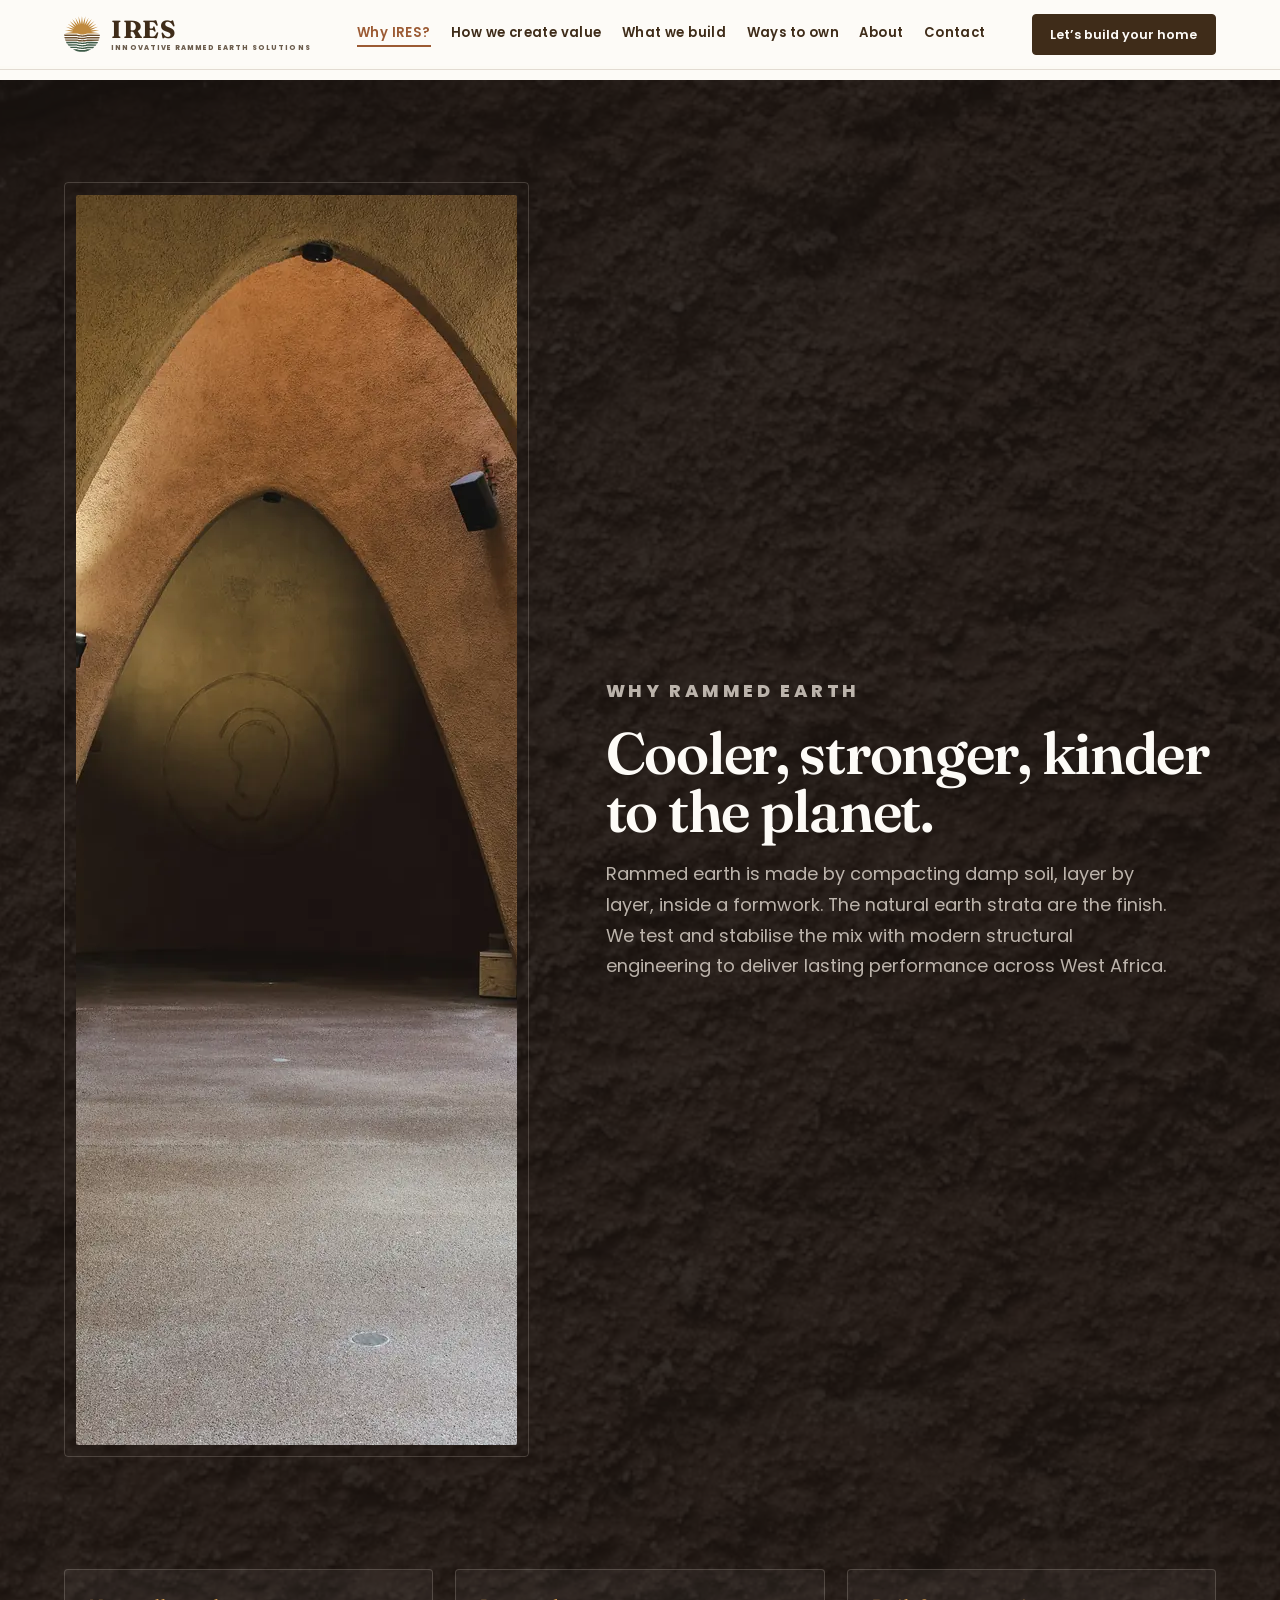
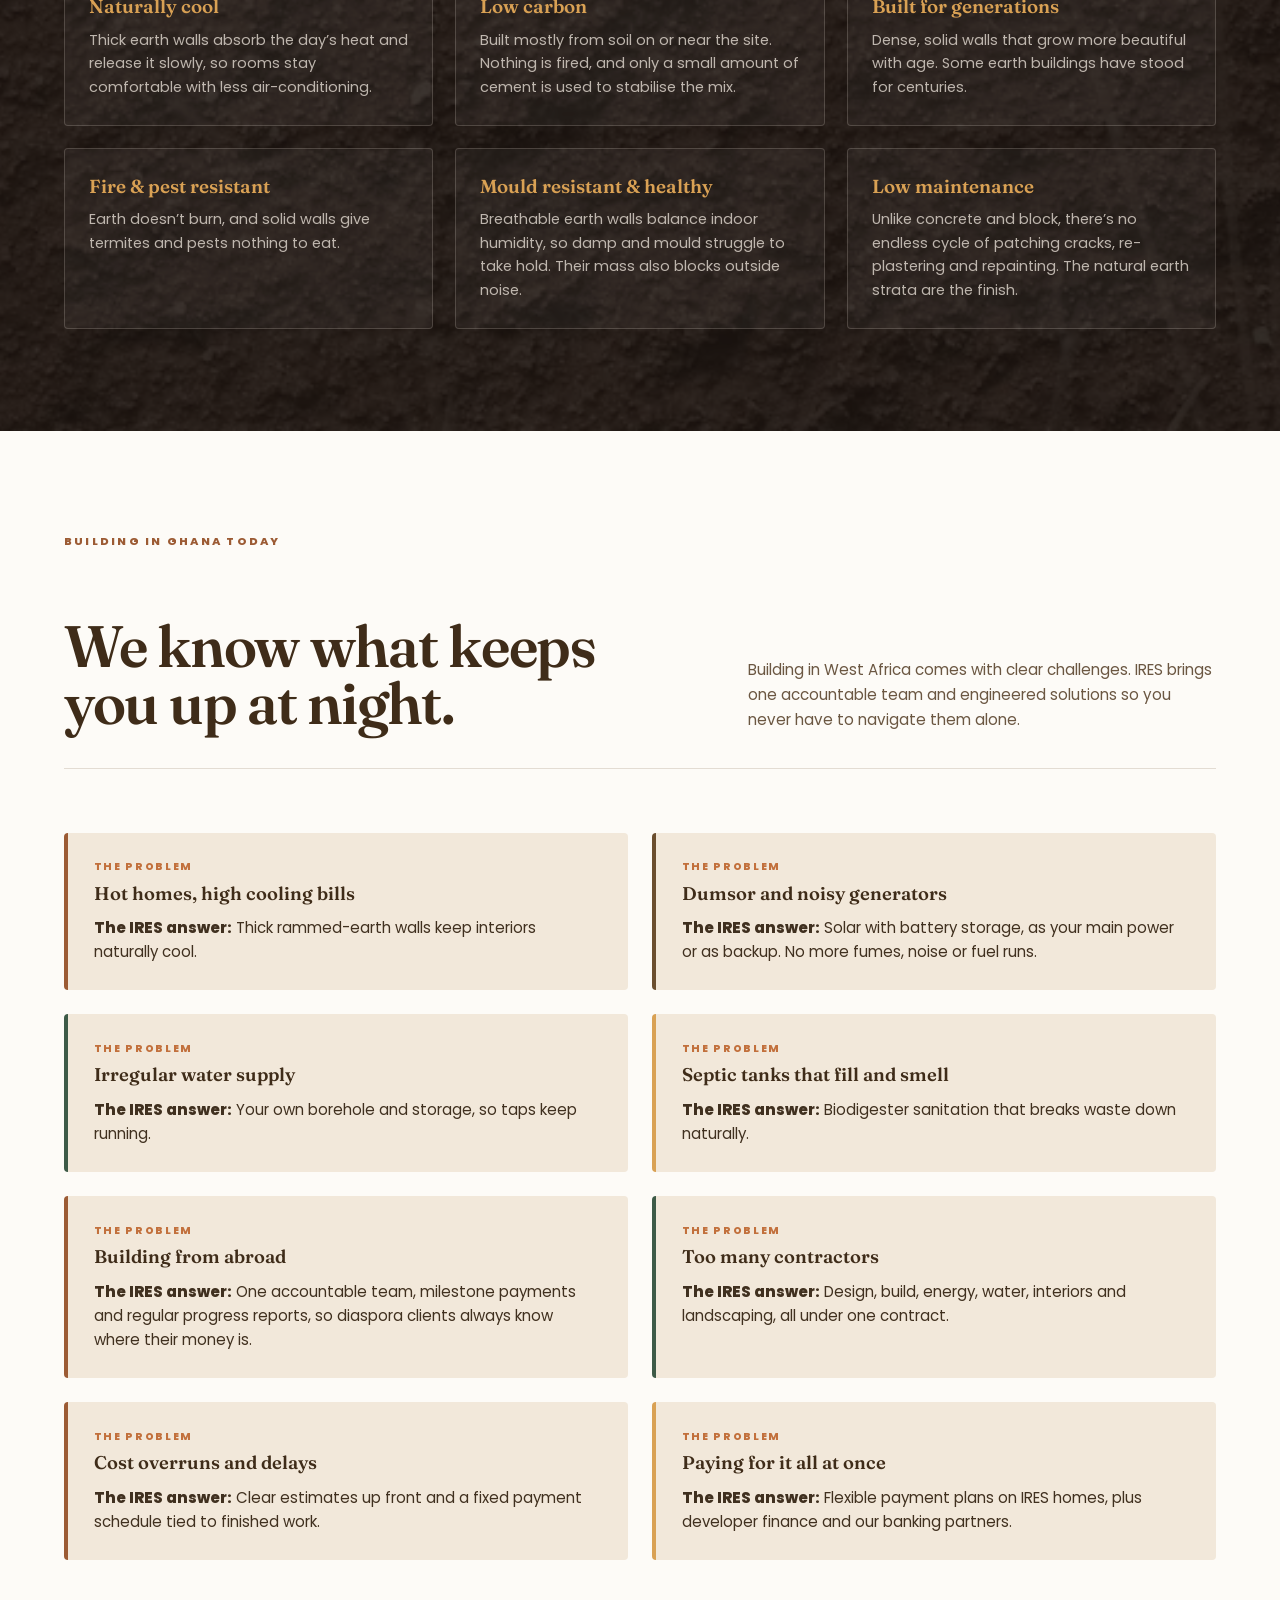
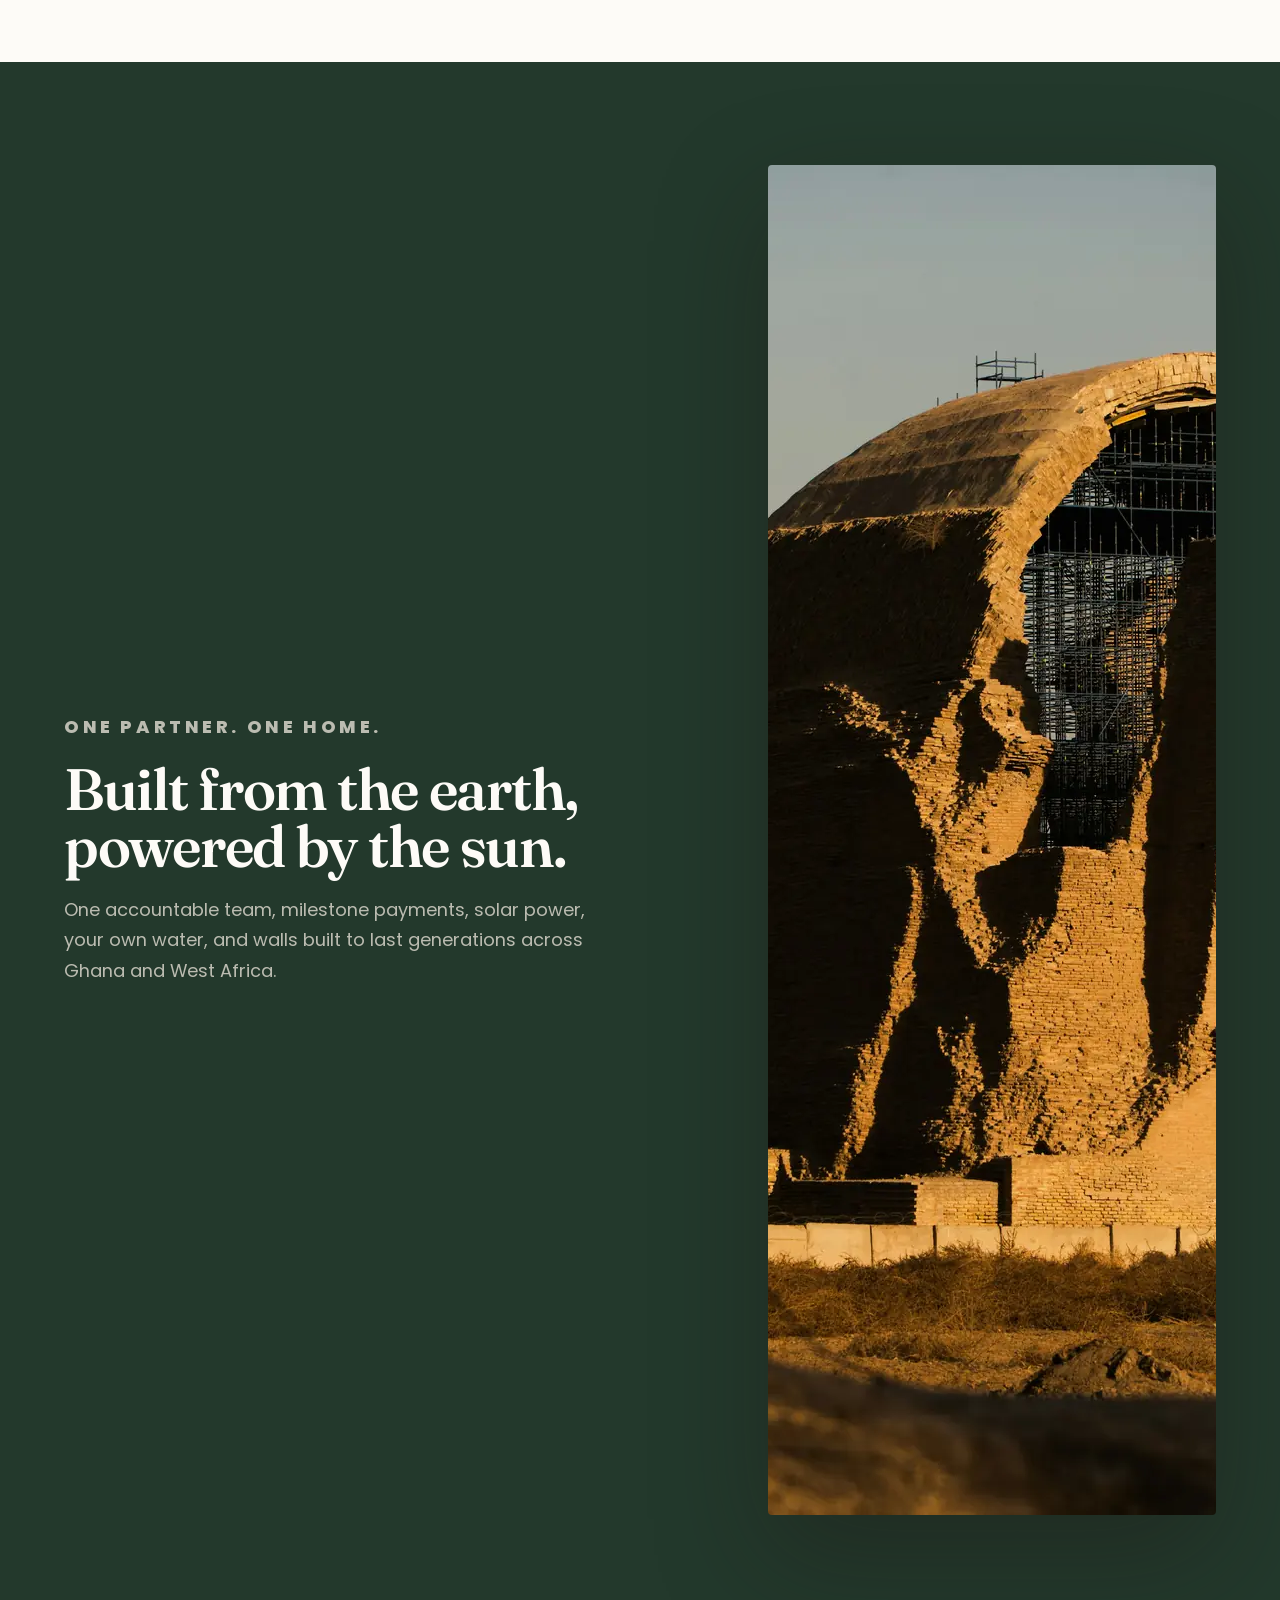
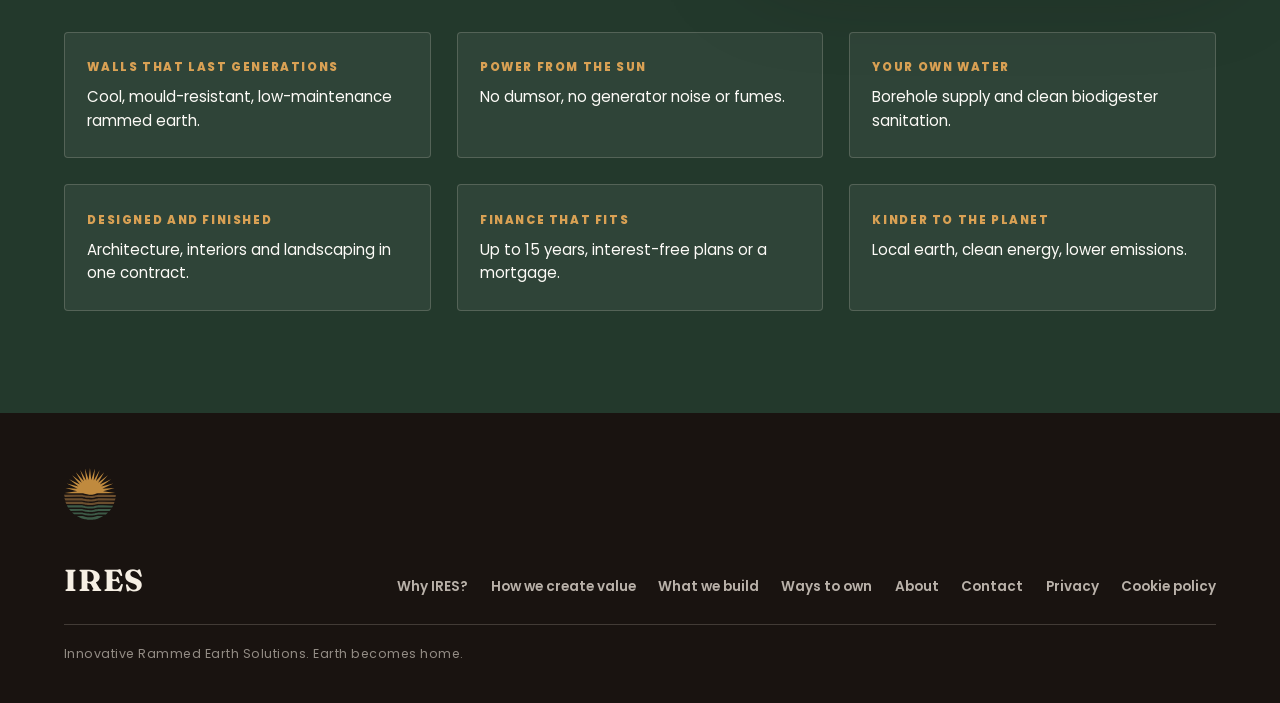
<file: why-ires.html>
<!doctype html>
<html lang="en-GH">
  <head>
    <meta charset="utf-8" />
    <meta name="viewport" content="width=device-width, initial-scale=1" />
    <meta name="theme-color" content="#1a1410" />
    <title>Why IRES? | Rammed Earth Homes in Ghana</title>
    <meta
      name="description"
      content="Discover the benefits of engineered rammed earth and how IRES solves the challenges of building a home in Ghana."
    />
    <meta name="robots" content="index, follow, max-image-preview:large" />
    <link rel="canonical" href="https://iresglobal.com/why-ires.html" />
    <meta property="og:type" content="website" />
    <meta property="og:site_name" content="IRES" />
    <meta property="og:locale" content="en_GH" />
    <meta property="og:title" content="Why IRES? | Rammed Earth Homes in Ghana" />
    <meta
      property="og:description"
      content="Discover the benefits of engineered rammed earth and how IRES solves the challenges of building a home in Ghana."
    />
    <meta property="og:url" content="https://iresglobal.com/why-ires.html" />
    <meta property="og:image" content="https://iresglobal.com/assets/img/og.png" />
    <meta property="og:image:type" content="image/png" />
    <meta property="og:image:width" content="1200" />
    <meta property="og:image:height" content="630" />
    <meta property="og:image:alt" content="IRES — Built from the earth up. Rammed earth environments and integrated systems across Africa." />
    <meta name="twitter:card" content="summary_large_image" />
    <meta name="twitter:title" content="Why IRES? | Rammed Earth Homes in Ghana" />
    <meta name="twitter:description" content="Discover the benefits of engineered rammed earth and how IRES solves the challenges of building a home in Ghana." />
    <meta name="twitter:image" content="https://iresglobal.com/assets/img/og.png" />
    <meta name="twitter:image:alt" content="IRES — Built from the earth up. Rammed earth environments and integrated systems across Africa." />
    <link rel="icon" href="assets/logo/Ires%20icon.svg" type="image/svg+xml" />
    <link rel="preload" href="assets/fonts/fraunces-300-900.woff2" as="font" type="font/woff2" crossorigin />
    <link rel="preload" href="assets/fonts/poppins-400.woff2" as="font" type="font/woff2" crossorigin />
    <link rel="stylesheet" href="styles.css?v=2.5" />
    <script type="application/ld+json">
      {
        "@context": "https://schema.org",
        "@graph": [
          {
            "@type": "HomeAndConstructionBusiness",
            "@id": "https://iresglobal.com/#business",
            "name": "Innovative Rammed Earth Solutions",
            "alternateName": "IRES",
            "url": "https://iresglobal.com/",
            "logo": "https://iresglobal.com/assets/logo/Ires-logo.png",
            "image": "https://iresglobal.com/assets/img/og.png",
            "description": "Rammed earth homes and developments in Ghana, complete with solar power, water, sanitation, design and finance.",
            "telephone": "+233209669000",
            "email": "contact@iresglobal.com",
            "address": {
              "@type": "PostalAddress",
              "addressLocality": "Accra",
              "addressCountry": "GH"
            },
            "areaServed": {
              "@type": "Country",
              "name": "Ghana"
            },
            "hasOfferCatalog": {
              "@type": "OfferCatalog",
              "name": "IRES building services",
              "itemListElement": [
                {
                  "@type": "Offer",
                  "itemOffered": {
                    "@type": "Service",
                    "name": "Rammed earth construction"
                  }
                },
                {
                  "@type": "Offer",
                  "itemOffered": {
                    "@type": "Service",
                    "name": "Solar power systems"
                  }
                },
                {
                  "@type": "Offer",
                  "itemOffered": {
                    "@type": "Service",
                    "name": "Borehole drilling, water storage and pumping"
                  }
                },
                {
                  "@type": "Offer",
                  "itemOffered": {
                    "@type": "Service",
                    "name": "Biodigester sanitation"
                  }
                },
                {
                  "@type": "Offer",
                  "itemOffered": {
                    "@type": "Service",
                    "name": "Architecture, engineering and master planning"
                  }
                },
                {
                  "@type": "Offer",
                  "itemOffered": {
                    "@type": "Service",
                    "name": "Interiors, furnishing and landscaping"
                  }
                },
                {
                  "@type": "Offer",
                  "itemOffered": {
                    "@type": "Service",
                    "name": "Sustainable community developments"
                  }
                }
              ]
            },
            "sameAs": [
              "https://wa.me/233209669000"
            ]
          },
          {
            "@type": "WebSite",
            "@id": "https://iresglobal.com/#website",
            "url": "https://iresglobal.com/",
            "name": "IRES",
            "alternateName": "Innovative Rammed Earth Solutions",
            "inLanguage": "en-GH",
            "publisher": {
              "@id": "https://iresglobal.com/#business"
            }
          },
          {
            "@type": "WebPage",
            "@id": "https://iresglobal.com/why-ires.html#webpage",
            "url": "https://iresglobal.com/why-ires.html",
            "name": "Why IRES? | Rammed Earth Homes in Ghana",
            "description": "Discover the benefits of engineered rammed earth and how IRES solves the challenges of building a home in Ghana.",
            "inLanguage": "en-GH",
            "isPartOf": {
              "@id": "https://iresglobal.com/#website"
            },
            "about": {
              "@id": "https://iresglobal.com/#business"
            },
            "primaryImageOfPage": {
              "@type": "ImageObject",
              "url": "https://iresglobal.com/assets/img/og.png",
              "width": 1200,
              "height": 630
            }
          }
        ]
      }
    </script>
  </head>
  <body class="inner-page">
    <a class="skip-link" href="#main">Skip to content</a>

    <header class="site-header" id="site-header">
      <a class="brand" href="index.html" aria-label="IRES, home">
        <span class="brand-mark" aria-hidden="true">
          <img src="assets/logo/Ires%20icon.svg" alt="" width="36" height="36" style="width: 36px; height: 36px; max-width: 36px; max-height: 36px; object-fit: contain; display: block;" />
        </span>
        <span class="brand-word">
          <strong>IRES</strong>
          <small>Innovative Rammed Earth Solutions</small>
        </span>
      </a>

      <nav class="site-nav" id="site-nav" aria-label="Primary">
        <a href="why-ires.html" aria-current="page">Why IRES?</a>
        <a href="how-we-create-value.html">How we create value</a>
        <a href="what-we-build.html">What we build</a>
        <a href="ways-to-own.html">Ways to own</a>
        <a href="about.html">About</a>
        <a href="contact.html">Contact</a>
      </nav>

      <a class="nav-cta" href="contact.html" data-analytics="start_build_click" data-location="header">Let’s build your home</a>

      <button class="nav-toggle" type="button" aria-expanded="false" aria-controls="site-nav">
        <span class="nav-toggle-label">Menu</span>
        <span class="nav-toggle-icon" aria-hidden="true"></span>
      </button>

      <span class="scroll-progress" aria-hidden="true"><i></i></span>
    </header>

    <main id="main">
      <section class="material section" id="why-ires" data-section="why-ires" aria-labelledby="material-title">
        <span id="why-rammed-earth" class="anchor-alias"></span>
        <div class="material-backdrop" aria-hidden="true">
          <picture>
            <source srcset="assets/img/earth-texture.webp" type="image/webp" />
            <img
              src="assets/img/earth-texture.jpg"
              alt=""
              width="1400" height="800" decoding="async"
            />
          </picture>
        </div>

        <div class="material-media reveal">
          <picture>
            <source srcset="assets/img/arch-interior.webp" type="image/webp" />
            <img
              src="assets/img/arch-interior.jpg"
              alt="Interior of an earth-walled gallery with a tall curved arch and soft daylight"
              width="1000" height="1250" decoding="async"
            />
          </picture>
        </div>

        <div class="material-copy reveal">
          <p class="eyebrow eyebrow-light">Why rammed earth</p>
          <h1 id="material-title">Cooler, stronger, kinder to the planet.</h1>
          <p>
            Rammed earth is made by compacting damp soil, layer by layer, inside a formwork. The natural earth strata are the finish. We test and stabilise the mix with modern structural engineering to deliver lasting performance across West Africa.
          </p>
        </div>

        <div class="benefits-grid" style="grid-column: 1 / -1;">
          <article class="benefit-card reveal">
            <h3>Naturally cool</h3>
            <p>Thick earth walls absorb the day’s heat and release it slowly, so rooms stay comfortable with less air-conditioning.</p>
          </article>

          <article class="benefit-card reveal">
            <h3>Low carbon</h3>
            <p>Built mostly from soil on or near the site. Nothing is fired, and only a small amount of cement is used to stabilise the mix.</p>
          </article>

          <article class="benefit-card reveal">
            <h3>Built for generations</h3>
            <p>Dense, solid walls that grow more beautiful with age. Some earth buildings have stood for centuries.</p>
          </article>

          <article class="benefit-card reveal">
            <h3>Fire &amp; pest resistant</h3>
            <p>Earth doesn’t burn, and solid walls give termites and pests nothing to eat.</p>
          </article>

          <article class="benefit-card reveal">
            <h3>Mould resistant &amp; healthy</h3>
            <p>Breathable earth walls balance indoor humidity, so damp and mould struggle to take hold. Their mass also blocks outside noise.</p>
          </article>

          <article class="benefit-card reveal">
            <h3>Low maintenance</h3>
            <p>Unlike concrete and block, there’s no endless cycle of patching cracks, re-plastering and repainting. The natural earth strata are the finish.</p>
          </article>
        </div>
      </section>

      <section class="problems-section section" id="problems" aria-labelledby="problems-title">
        <div class="section-head reveal">
          <p class="eyebrow">Building in Ghana today</p>
          <h2 id="problems-title">We know what keeps you up at night.</h2>
          <p class="section-note">
            Building in West Africa comes with clear challenges. IRES brings one accountable team and engineered solutions so you never have to navigate them alone.
          </p>
        </div>

        <div class="problems-grid">
          <article class="problem-card reveal">
            <span class="problem-badge">The Problem</span>
            <h3 class="problem-title">Hot homes, high cooling bills</h3>
            <p class="problem-answer"><strong>The IRES answer:</strong> Thick rammed-earth walls keep interiors naturally cool.</p>
          </article>

          <article class="problem-card reveal">
            <span class="problem-badge">The Problem</span>
            <h3 class="problem-title">Dumsor and noisy generators</h3>
            <p class="problem-answer"><strong>The IRES answer:</strong> Solar with battery storage, as your main power or as backup. No more fumes, noise or fuel runs.</p>
          </article>

          <article class="problem-card reveal">
            <span class="problem-badge">The Problem</span>
            <h3 class="problem-title">Irregular water supply</h3>
            <p class="problem-answer"><strong>The IRES answer:</strong> Your own borehole and storage, so taps keep running.</p>
          </article>

          <article class="problem-card reveal">
            <span class="problem-badge">The Problem</span>
            <h3 class="problem-title">Septic tanks that fill and smell</h3>
            <p class="problem-answer"><strong>The IRES answer:</strong> Biodigester sanitation that breaks waste down naturally.</p>
          </article>

          <article class="problem-card reveal">
            <span class="problem-badge">The Problem</span>
            <h3 class="problem-title">Building from abroad</h3>
            <p class="problem-answer"><strong>The IRES answer:</strong> One accountable team, milestone payments and regular progress reports, so diaspora clients always know where their money is.</p>
          </article>

          <article class="problem-card reveal">
            <span class="problem-badge">The Problem</span>
            <h3 class="problem-title">Too many contractors</h3>
            <p class="problem-answer"><strong>The IRES answer:</strong> Design, build, energy, water, interiors and landscaping, all under one contract.</p>
          </article>

          <article class="problem-card reveal">
            <span class="problem-badge">The Problem</span>
            <h3 class="problem-title">Cost overruns and delays</h3>
            <p class="problem-answer"><strong>The IRES answer:</strong> Clear estimates up front and a fixed payment schedule tied to finished work.</p>
          </article>

          <article class="problem-card reveal">
            <span class="problem-badge">The Problem</span>
            <h3 class="problem-title">Paying for it all at once</h3>
            <p class="problem-answer"><strong>The IRES answer:</strong> Flexible payment plans on IRES homes, plus developer finance and our banking partners.</p>
          </article>
        </div>
      </section>

      <section class="why section" id="closing-summary" style="background: var(--sage-deep);" aria-labelledby="summary-title">
        <div class="why-copy reveal">
          <p class="eyebrow eyebrow-light">One partner. One home.</p>
          <h2 id="summary-title" style="color: var(--cream);">Built from the earth, powered by the sun.</h2>
          <p>
            One accountable team, milestone payments, solar power, your own water, and walls built to last generations across Ghana and West Africa.
          </p>
        </div>

        <figure class="why-media reveal">
          <picture>
            <source srcset="assets/img/earthen-arch.webp" type="image/webp" />
            <img
              src="assets/img/earthen-arch.jpg"
              alt="Tall rammed earth wall with a deep arch opening catching low sunlight"
              width="900" height="1350" loading="lazy" decoding="async"
            />
          </picture>
        </figure>

        <div class="summary-grid" style="grid-column: 1 / -1;">
          <div class="summary-card reveal">
            <span class="summary-title">Walls that last generations</span>
            <p class="summary-desc">Cool, mould-resistant, low-maintenance rammed earth.</p>
          </div>

          <div class="summary-card reveal">
            <span class="summary-title">Power from the sun</span>
            <p class="summary-desc">No dumsor, no generator noise or fumes.</p>
          </div>

          <div class="summary-card reveal">
            <span class="summary-title">Your own water</span>
            <p class="summary-desc">Borehole supply and clean biodigester sanitation.</p>
          </div>

          <div class="summary-card reveal">
            <span class="summary-title">Designed and finished</span>
            <p class="summary-desc">Architecture, interiors and landscaping in one contract.</p>
          </div>

          <div class="summary-card reveal">
            <span class="summary-title">Finance that fits</span>
            <p class="summary-desc">Up to 15 years, interest-free plans or a mortgage.</p>
          </div>

          <div class="summary-card reveal">
            <span class="summary-title">Kinder to the planet</span>
            <p class="summary-desc">Local earth, clean energy, lower emissions.</p>
          </div>
        </div>
      </section>
    </main>

    <footer class="site-footer">
      <span class="footer-bands" aria-hidden="true">
        <img src="assets/logo/Ires%20icon.svg" alt="" width="52" height="52" style="width: 52px; height: 52px; max-width: 52px; max-height: 52px; object-fit: contain; display: block;" />
      </span>
      <div class="footer-row">
        <span class="footer-mark">IRES</span>
        <nav aria-label="Footer">
          <a href="why-ires.html">Why IRES?</a>
          <a href="how-we-create-value.html">How we create value</a>
          <a href="what-we-build.html">What we build</a>
          <a href="ways-to-own.html">Ways to own</a>
          <a href="about.html">About</a>
          <a href="contact.html">Contact</a>
          <a href="privacy.html">Privacy</a>
          <a href="cookie-policy.html">Cookie policy</a>
        </nav>
      </div>
      <p class="footer-line">Innovative Rammed Earth Solutions. Earth becomes home.</p>
    </footer>

    <script src="script.js?v=5"></script>
  </body>
</html>
</file>
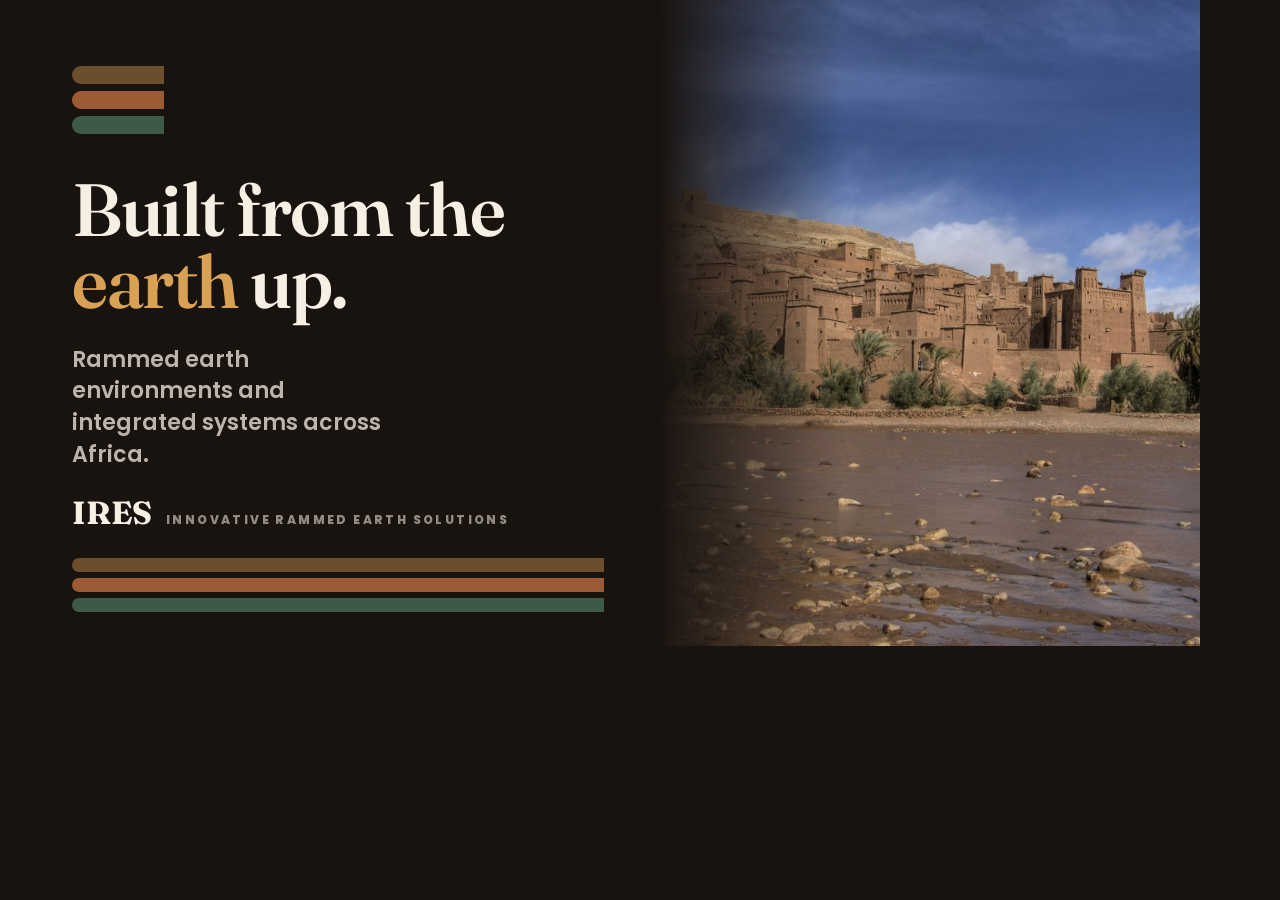
<file: tools/og.html>
<!doctype html>
<html lang="en">
  <head>
    <meta charset="utf-8" />
    <title>IRES — social card</title>
    <style>
      /* Regenerate with:
         chrome --headless=new --screenshot=assets/img/og.png --window-size=1200,630 \
           --hide-scrollbars --virtual-time-budget=8000 \
           --user-data-dir=/tmp/chrome-og "file:///<repo>/tools/og.html"
      */
      @font-face {
        font-family: "Fraunces";
        src: url("../assets/fonts/fraunces-300-900.woff2") format("woff2");
        font-weight: 300 900;
      }
      @font-face {
        font-family: "Poppins";
        src: url("../assets/fonts/poppins-600.woff2") format("woff2");
        font-weight: 500 600;
      }
      @font-face {
        font-family: "Poppins";
        src: url("../assets/fonts/poppins-800.woff2") format("woff2");
        font-weight: 700 900;
      }
      * { box-sizing: border-box; margin: 0; }
      body {
        width: 1200px;
        height: 630px;
        display: grid;
        grid-template-columns: 660px 1fr;
        overflow: hidden;
        background: #191310;
        font-family: "Poppins", sans-serif;
      }
      .panel {
        display: flex;
        flex-direction: column;
        justify-content: space-between;
        padding: 66px 56px 0 72px;
        color: #f6efe4;
      }
      .mark { display: grid; gap: 7px; width: 92px; margin-bottom: 40px; }
      .mark i { display: block; height: 18px; border-radius: 999px 4px 4px 999px; }
      .mark i:nth-child(1) { background: #6b4e2e; }
      .mark i:nth-child(2) { background: #9c5b34; }
      .mark i:nth-child(3) { background: #3d5a47; }
      h1 {
        font-family: "Fraunces", serif;
        font-size: 74px;
        font-weight: 600;
        line-height: 0.97;
        letter-spacing: -0.02em;
      }
      h1 em { font-style: normal; color: #d9a154; }
      .tag {
        margin-top: 26px;
        font-size: 22px;
        font-weight: 500;
        line-height: 1.45;
        color: rgba(246, 239, 228, 0.74);
        max-width: 24ch;
      }
      .wordmark {
        display: flex;
        align-items: baseline;
        gap: 14px;
        padding: 22px 0 26px;
      }
      .wordmark strong {
        font-family: "Fraunces", serif;
        font-size: 32px;
        font-weight: 700;
      }
      .wordmark span {
        font-size: 12px;
        font-weight: 800;
        letter-spacing: 0.2em;
        text-transform: uppercase;
        color: rgba(246, 239, 228, 0.55);
      }
      .bands { display: grid; gap: 6px; padding-bottom: 34px; }
      .bands i { display: block; height: 14px; border-radius: 999px 4px 4px 999px; }
      .bands i:nth-child(1) { background: #6b4e2e; }
      .bands i:nth-child(2) { background: #9c5b34; }
      .bands i:nth-child(3) { background: #3d5a47; }
      .photo { position: relative; }
      .photo img { width: 100%; height: 100%; object-fit: cover; object-position: 58% 48%; }
      .photo::before {
        position: absolute;
        inset: 0;
        background: linear-gradient(90deg, #191310 0%, rgba(25, 19, 16, 0.1) 34%);
        content: "";
      }
    </style>
  </head>
  <body>
    <div class="panel">
      <div>
        <div class="mark"><i></i><i></i><i></i></div>
        <h1>Built from the <em>earth</em> up.</h1>
        <p class="tag">Rammed earth environments and integrated systems across Africa.</p>
      </div>
      <div class="wordmark"><strong>IRES</strong><span>Innovative Rammed Earth Solutions</span></div>
      <div class="bands"><i></i><i></i><i></i></div>
    </div>
    <div class="photo">
      <img src="../assets/img/hero-earthcity.jpg" alt="" />
    </div>
  </body>
</html>
</file>
<file: styles.css>
/* ==========================================================================
   IRES — Innovative Rammed Earth Solutions
   Design direction: "Strata". Rammed earth is laid in horizontal lifts, so the
   page is built from horizontal bands — the same device as the brand mark.
   Palette and mark are taken from the IRES brand guide.
   ========================================================================== */

/* ---------- Fonts (self-hosted, latin subset) ---------- */
@font-face {
  font-family: "Fraunces";
  src: url("assets/fonts/fraunces-300-900.woff2") format("woff2");
  font-weight: 300 900;
  font-style: normal;
  font-display: swap;
}
@font-face {
  font-family: "Fraunces";
  src: url("assets/fonts/fraunces-300-900i.woff2") format("woff2");
  font-weight: 300 900;
  font-style: italic;
  font-display: swap;
}
@font-face {
  font-family: "Poppins";
  src: url("assets/fonts/poppins-400.woff2") format("woff2");
  font-weight: 400;
  font-style: normal;
  font-display: swap;
}
@font-face {
  font-family: "Poppins";
  src: url("assets/fonts/poppins-600.woff2") format("woff2");
  font-weight: 500 600;
  font-style: normal;
  font-display: swap;
}
@font-face {
  font-family: "Poppins";
  src: url("assets/fonts/poppins-800.woff2") format("woff2");
  font-weight: 700 900;
  font-style: normal;
  font-display: swap;
}

/* ---------- Tokens ---------- */
:root {
  /* Brand */
  --deep-earth: #6b4e2e;
  --clay: #9c5b34;
  --sage: #3d5a47;
  --cream: #fdfbf7;

  /* Derived neutrals — the extra range the page needs for contrast */
  --basalt: #191310;
  --basalt-soft: #241b15;
  --earth-deep: #3f2c19;
  --sand: #f2e8da;
  --sand-deep: #e5d6c1;
  --clay-hot: #c2703c;
  --sun: #d9a154;
  --sage-deep: #23392c;

  /* Roles */
  --ink: var(--basalt);
  --text: #40301f;
  --text-soft: #6b5742;
  --text-on-dark: #f6efe4;
  --text-on-dark-soft: rgba(246, 239, 228, 0.72);
  --rule: rgba(107, 78, 46, 0.18);
  --rule-dark: rgba(246, 239, 228, 0.18);

  --shadow-sm: 0 2px 10px rgba(63, 44, 25, 0.07);
  --shadow: 0 22px 60px rgba(63, 44, 25, 0.14);
  --shadow-lg: 0 40px 110px rgba(25, 19, 16, 0.34);

  --radius: 4px;
  --radius-lg: 6px;
  --shell: clamp(1.15rem, 5vw, 5.5rem);
  --measure: 46rem;

  --font-display: "Fraunces", "Iowan Old Style", Georgia, serif;
  --font-body: "Poppins", "Segoe UI", system-ui, sans-serif;

  color-scheme: light;
}

/* ---------- Reset ---------- */
*,
*::before,
*::after {
  box-sizing: border-box;
}

html {
  scroll-behavior: smooth;
  overflow-x: clip;
}

body {
  margin: 0;
  min-width: 320px;
  overflow-x: clip;
  background: var(--cream);
  color: var(--text);
  font-family: var(--font-body);
  font-size: 1rem;
  line-height: 1.65;
  -webkit-font-smoothing: antialiased;
  text-rendering: optimizeLegibility;
}

img,
picture,
svg {
  display: block;
  max-width: 100%;
}

/* <picture> wrappers must carry the size so the inner img's 100% height resolves */
.hero-media picture,
.material-backdrop picture,
.tile picture {
  display: block;
  width: 100%;
  height: 100%;
}

a {
  color: inherit;
  text-decoration: none;
}

h1,
h2,
h3,
p,
figure,
blockquote,
dl,
dd {
  margin: 0;
}

ul,
ol {
  margin: 0;
  padding: 0;
  list-style: none;
}

button,
input,
select,
textarea {
  font: inherit;
  color: inherit;
}

:focus-visible {
  outline: 3px solid var(--clay-hot);
  outline-offset: 3px;
  border-radius: 2px;
}

.skip-link {
  position: absolute;
  top: 0;
  left: 50%;
  z-index: 100;
  padding: 0.7rem 1.2rem;
  background: var(--basalt);
  color: var(--text-on-dark);
  font-weight: 700;
  transform: translate(-50%, -120%);
  transition: transform 180ms ease;
}

.skip-link:focus {
  transform: translate(-50%, 0);
}

/* Keep anchor targets clear of the fixed header */
[id] {
  scroll-margin-top: 6rem;
}

/* ---------- Type ---------- */
h1,
h2 {
  font-family: var(--font-display);
  font-optical-sizing: auto;
  font-weight: 600;
  letter-spacing: -0.022em;
  line-height: 0.98;
  color: var(--earth-deep);
}

h1 {
  font-size: clamp(2.5rem, 7.6vw, 6.4rem);
  line-height: 0.94;
}

h2 {
  font-size: clamp(1.9rem, 4.6vw, 3.65rem);
}

h3 {
  font-family: var(--font-body);
  font-size: clamp(1.05rem, 1.5vw, 1.25rem);
  font-weight: 600;
  line-height: 1.25;
  color: var(--earth-deep);
}

.eyebrow {
  display: flex;
  align-items: center;
  gap: 0.6rem;
  margin-bottom: 1.15rem;
  color: var(--clay);
  font-size: 0.7rem;
  font-weight: 800;
  letter-spacing: 0.2em;
  line-height: 1.3;
  text-transform: uppercase;
}

.eyebrow-mark {
  width: 1.9rem;
  height: 0.6rem;
  flex: none;
  background:
    linear-gradient(var(--clay), var(--clay)) 0 0 / 100% 34% no-repeat,
    linear-gradient(var(--sage), var(--sage)) 0 100% / 100% 34% no-repeat;
}

.eyebrow-light {
  color: var(--sun);
}

.lead {
  font-size: clamp(1.05rem, 1.55vw, 1.24rem);
  line-height: 1.72;
  color: var(--text);
}

.section-note {
  max-width: 30rem;
  color: var(--text-soft);
  font-size: 0.95rem;
}

/* ---------- Header ---------- */
.site-header {
  position: fixed;
  inset: 0 0 auto;
  z-index: 40;
  display: flex;
  align-items: center;
  justify-content: space-between;
  gap: 1.5rem;
  padding: 0.85rem var(--shell);
  color: var(--text-on-dark);
  background: linear-gradient(rgba(25, 19, 16, 0.5), rgba(25, 19, 16, 0));
  transition: background 260ms ease, color 260ms ease, box-shadow 260ms ease;
}

.site-header.is-stuck {
  color: var(--earth-deep);
  background: rgba(253, 251, 247, 0.9);
  backdrop-filter: blur(14px) saturate(140%);
  box-shadow: 0 1px 0 var(--rule), 0 12px 34px rgba(63, 44, 25, 0.08);
}

.brand {
  display: inline-flex;
  align-items: center;
  gap: 0.7rem;
}

.brand-mark {
  display: flex;
  align-items: center;
  justify-content: center;
  width: 2.25rem;
  height: 2.25rem;
  flex: none;
  overflow: hidden;
}

.brand-mark img {
  width: 100%;
  height: 100%;
  max-width: 2.25rem;
  max-height: 2.25rem;
  object-fit: contain;
  display: block;
}

.band {
  display: block;
  height: 0.5rem;
  border-radius: 999px 3px 3px 999px;
}

.band-earth {
  background: var(--deep-earth);
}
.band-clay {
  background: var(--clay);
}
.band-sage {
  background: var(--sage);
}

.brand-word {
  display: grid;
  line-height: 1;
}

.brand-word strong {
  font-family: var(--font-display);
  font-size: 1.55rem;
  font-weight: 700;
  letter-spacing: 0.02em;
}

.brand-word small {
  margin-top: 0.22rem;
  font-size: 0.42rem;
  font-weight: 800;
  letter-spacing: 0.17em;
  text-transform: uppercase;
  opacity: 0.76;
}

.site-nav {
  display: flex;
  align-items: center;
  gap: clamp(0.6rem, 1.6vw, 1.7rem);
  font-size: 0.82rem;
  font-weight: 600;
  letter-spacing: 0.03em;
}

.site-nav a {
  position: relative;
  padding-bottom: 0.25rem;
}

.site-nav a::after {
  position: absolute;
  inset: auto 0 0;
  height: 2px;
  background: currentColor;
  content: "";
  transform: scaleX(0);
  transform-origin: left;
  transition: transform 220ms ease;
}

.site-nav a:hover::after,
.site-nav a:focus-visible::after {
  transform: scaleX(1);
}

.nav-cta {
  flex: none;
  padding: 0.58rem 1.1rem;
  border: 1px solid currentColor;
  border-radius: var(--radius);
  font-size: 0.8rem;
  font-weight: 600;
  white-space: nowrap;
  transition: background 200ms ease, border-color 200ms ease, color 200ms ease;
}

.site-header.is-stuck .nav-cta {
  border-color: var(--earth-deep);
  background: var(--earth-deep);
  color: var(--cream);
}

.nav-cta:hover,
.nav-cta:focus-visible {
  background: var(--clay-hot);
  border-color: var(--clay-hot);
  color: var(--cream);
}

.nav-toggle {
  display: none;
  align-items: center;
  justify-content: center;
  width: 2.55rem;
  height: 2.55rem;
  flex: none;
  padding: 0;
  border: 1px solid currentColor;
  border-radius: var(--radius);
  background: transparent;
  color: inherit;
  cursor: pointer;
}

.nav-toggle-label {
  position: absolute;
  width: 1px;
  height: 1px;
  padding: 0;
  margin: -1px;
  overflow: hidden;
  clip: rect(0, 0, 0, 0);
  white-space: nowrap;
  border: 0;
}

.nav-toggle-icon,
.nav-toggle-icon::before,
.nav-toggle-icon::after {
  display: block;
  width: 1rem;
  height: 1.5px;
  border-radius: 1px;
  background: currentColor;
}

.nav-toggle-icon {
  position: relative;
}

.nav-toggle-icon::before,
.nav-toggle-icon::after {
  content: "";
  position: absolute;
  left: 0;
}

.nav-toggle-icon::before {
  top: -6px;
}

.nav-toggle-icon::after {
  top: 6px;
}

.site-header.is-open .nav-toggle-icon {
  background: transparent;
}

.site-header.is-open .nav-toggle-icon::before,
.site-header.is-open .nav-toggle-icon::after {
  top: 0;
}

.site-header.is-open .nav-toggle-icon::before {
  transform: rotate(45deg);
}

.site-header.is-open .nav-toggle-icon::after {
  transform: rotate(-45deg);
}

/* Scroll progress: the strata bar refilling */
.scroll-progress {
  position: absolute;
  inset: auto 0 0;
  height: 3px;
  background: rgba(246, 239, 228, 0.16);
}

.is-stuck .scroll-progress {
  background: rgba(107, 78, 46, 0.12);
}

.scroll-progress i {
  display: block;
  width: 100%;
  height: 100%;
  background: linear-gradient(90deg, var(--deep-earth), var(--clay) 46%, var(--sage));
  transform: scaleX(0);
  transform-origin: left;
}

/* ---------- Hero ---------- */
.hero {
  position: relative;
  display: flex;
  flex-direction: column;
  justify-content: flex-end;
  min-height: 100svh;
  padding: clamp(7rem, 16vh, 11rem) var(--shell) 0;
  color: var(--text-on-dark);
  background: var(--basalt);
  isolation: isolate;
}

.hero-media {
  position: absolute;
  inset: 0;
  z-index: -2;
  overflow: hidden;
}

.hero-media img {
  width: 100%;
  height: 100%;
  object-fit: cover;
  object-position: 52% 46%;
  animation: hero-push 2.6s cubic-bezier(0.22, 0.61, 0.36, 1) forwards;
}

@keyframes hero-push {
  from {
    transform: scale(1.09);
  }
  to {
    transform: scale(1);
  }
}

.hero::before {
  position: absolute;
  inset: 0;
  z-index: -1;
  background:
    linear-gradient(180deg, rgba(25, 19, 16, 0.72) 0%, rgba(25, 19, 16, 0.2) 32%, rgba(25, 19, 16, 0.86) 88%),
    linear-gradient(100deg, rgba(25, 19, 16, 0.72) 0%, rgba(25, 19, 16, 0.16) 62%);
  content: "";
}

.hero-inner {
  max-width: 62rem;
}

.hero-inner h1 {
  color: var(--cream);
  text-wrap: balance;
}

.hero-lead {
  max-width: 40rem;
  margin-top: clamp(1.2rem, 2.4vh, 1.9rem);
  color: var(--text-on-dark-soft);
  font-size: clamp(1rem, 1.5vw, 1.24rem);
  line-height: 1.7;
}

.hero-actions {
  display: flex;
  flex-wrap: wrap;
  gap: 0.8rem;
  margin-top: clamp(1.6rem, 3.4vh, 2.6rem);
}

.button {
  display: inline-flex;
  align-items: center;
  justify-content: center;
  gap: 0.5rem;
  min-height: 3.15rem;
  padding: 0.9rem 1.5rem;
  border: 1px solid transparent;
  border-radius: var(--radius);
  font-size: 0.9rem;
  font-weight: 600;
  letter-spacing: 0.02em;
  cursor: pointer;
  transition: transform 200ms ease, background 200ms ease, border-color 200ms ease, color 200ms ease;
}

.button-solid {
  background: var(--clay-hot);
  border-color: var(--clay-hot);
  color: #fff;
  box-shadow: 0 14px 34px rgba(194, 112, 60, 0.32);
}

.button-solid:hover {
  background: var(--sun);
  border-color: var(--sun);
  transform: translateY(-2px);
}

.button-ghost {
  border-color: rgba(246, 239, 228, 0.42);
  color: var(--text-on-dark);
}

.button-ghost:hover {
  background: rgba(246, 239, 228, 0.12);
  border-color: rgba(246, 239, 228, 0.8);
  transform: translateY(-2px);
}

/* The strata rail — hero signature element */
.strata-intro {
  margin-top: clamp(2.4rem, 6vh, 4rem);
  padding: 0.9rem 0 0.5rem;
  color: var(--sun);
  font-family: var(--font-display);
  font-size: clamp(1.15rem, 1.8vw, 1.45rem);
  font-weight: 600;
  letter-spacing: -0.01em;
  border-top: 1px solid rgba(246, 239, 228, 0.2);
}

.strata-rail {
  display: grid;
  grid-template-columns: repeat(4, 1fr);
  margin-top: clamp(2.4rem, 6vh, 4.2rem);
  border-top: 1px solid rgba(246, 239, 228, 0.2);
}

.strata-rail-3 {
  grid-template-columns: repeat(3, 1fr);
  margin-top: 0;
  border-top: none;
}

.strata {
  padding: 1.4rem 1.4rem 1.6rem 0;
  border-top: 5px solid var(--deep-earth);
  border-right: 1px solid rgba(246, 239, 228, 0.14);
}

.strata:not(:first-child) {
  padding-left: clamp(1.4rem, 2.6vw, 2.6rem);
}

.strata:last-child {
  border-right: 0;
}

.strata-earth {
  border-top-color: var(--deep-earth);
}
.strata-clay {
  border-top-color: var(--clay);
}
.strata-sage {
  border-top-color: var(--sage);
}
.strata-deep {
  border-top-color: var(--sun);
}

.strata-key {
  display: block;
  margin-bottom: 0.5rem;
  color: rgba(246, 239, 228, 0.55);
  font-size: 0.62rem;
  font-weight: 800;
  letter-spacing: 0.2em;
  text-transform: uppercase;
}

.strata strong {
  display: block;
  margin-bottom: 0.4rem;
  font-family: var(--font-display);
  font-size: clamp(1.1rem, 1.8vw, 1.5rem);
  font-weight: 600;
}

.strata span:last-child {
  display: block;
  max-width: 22rem;
  color: rgba(246, 239, 228, 0.66);
  font-size: 0.83rem;
  line-height: 1.55;
}

/* ---------- Section shell ---------- */
.section {
  padding: clamp(3.6rem, 8vw, 7.5rem) var(--shell);
}

.section-head {
  display: grid;
  grid-template-columns: minmax(0, 1.15fr) minmax(0, 0.85fr);
  gap: clamp(1rem, 4vw, 4rem);
  align-items: end;
  margin-bottom: clamp(2.2rem, 5vw, 4rem);
  padding-bottom: clamp(1.4rem, 3vw, 2.2rem);
  border-bottom: 1px solid var(--rule);
}

.section-head :is(h1, h2) {
  grid-column: 1;
  max-width: 20ch;
}

.section-head .eyebrow {
  grid-column: 1;
}

.section-head .section-note {
  grid-column: 2;
  grid-row: 1 / span 2;
  align-self: end;
}

/* ---------- Foundation ---------- */
.foundation {
  display: grid;
  grid-template-columns: minmax(0, 0.9fr) minmax(0, 1.1fr);
  gap: clamp(2rem, 6vw, 6rem);
  background: var(--cream);
}

.foundation :is(h1, h2) {
  max-width: 14ch;
}

.foundation-body .lead {
  max-width: 34rem;
}

.spec-list {
  margin-top: clamp(1.8rem, 4vw, 2.8rem);
  border-top: 1px solid var(--rule);
}

.spec-list > div {
  display: grid;
  grid-template-columns: minmax(7rem, 0.36fr) minmax(0, 1fr);
  gap: 0.6rem 1.4rem;
  padding: 0.95rem 0;
  border-bottom: 1px solid var(--rule);
}

.spec-list dt {
  color: var(--earth-deep);
  font-size: 0.74rem;
  font-weight: 800;
  letter-spacing: 0.13em;
  text-transform: uppercase;
}

.spec-list dd {
  color: var(--text-soft);
  font-size: 0.94rem;
  line-height: 1.55;
}

/* ---------- Environments ---------- */
.work {
  background: var(--sand);
}

.work-grid {
  display: grid;
  grid-template-columns: repeat(12, minmax(0, 1fr));
  gap: clamp(0.6rem, 1.4vw, 1.1rem);
}

.tile {
  position: relative;
  grid-column: span 4;
  aspect-ratio: 4 / 3;
  height: 100%;
  margin: 0;
  overflow: hidden;
  border-radius: var(--radius);
  background: var(--sand-deep);
  box-shadow: var(--shadow-sm);
}

.tile-wide {
  grid-column: span 7;
  aspect-ratio: 16 / 11;
}

.tile-tall {
  grid-column: span 5;
  aspect-ratio: 4 / 3;
}

.tile img {
  width: 100%;
  height: 100%;
  object-fit: cover;
  transition: transform 900ms cubic-bezier(0.22, 0.61, 0.36, 1);
}

.tile::after {
  position: absolute;
  inset: auto 0 0;
  height: 62%;
  background: linear-gradient(transparent, rgba(25, 19, 16, 0.86));
  content: "";
  opacity: 0.92;
  transition: opacity 400ms ease;
}

.tile:hover img {
  transform: scale(1.045);
}

.tile figcaption {
  position: absolute;
  inset: auto 0 0;
  z-index: 1;
  display: flex;
  flex-direction: column;
  gap: 0.2rem;
  padding: 1.1rem 1.2rem 1.15rem;
  color: var(--text-on-dark);
}

.tile figcaption strong {
  padding-top: 0.6rem;
  border-top: 3px solid var(--clay-hot);
  font-family: var(--font-display);
  font-size: 1.06rem;
  font-weight: 600;
}

.tile figcaption span {
  color: var(--text-on-dark-soft);
  font-size: 0.8rem;
  line-height: 1.5;
}

.tile:nth-child(3) figcaption strong {
  border-top-color: var(--sun);
}
.tile:nth-child(4) figcaption strong {
  border-top-color: var(--deep-earth);
}
.tile:nth-child(5) figcaption strong {
  border-top-color: var(--sage);
}

.work-note {
  margin-top: 1.4rem;
  color: var(--text-soft);
  font-size: 0.76rem;
  letter-spacing: 0.06em;
}

/* ---------- Material ---------- */
.material {
  position: relative;
  display: grid;
  grid-template-columns: minmax(0, 0.8fr) minmax(0, 1.05fr);
  gap: clamp(2rem, 6vw, 5.5rem);
  align-items: center;
  background: var(--basalt);
  color: var(--text-on-dark);
  isolation: isolate;
  overflow: hidden;
}

.material-backdrop {
  position: absolute;
  inset: 0;
  z-index: -1;
}

/* Legacy link targets must not consume a cell in the content grid. */
.material > .anchor-alias {
  position: absolute;
}

.material-backdrop img {
  width: 100%;
  height: 100%;
  object-fit: cover;
  opacity: 0.13;
  filter: saturate(0.6) brightness(0.9);
}

.material::before {
  position: absolute;
  inset: 0;
  z-index: -1;
  background: linear-gradient(90deg, rgba(25, 19, 16, 0.86), rgba(25, 19, 16, 0.62) 55%, rgba(25, 19, 16, 0.9));
  content: "";
}

.material :is(h1, h2) {
  max-width: 17ch;
  color: var(--cream);
}

.material-copy p {
  max-width: 36rem;
  margin-top: 1.2rem;
  color: var(--text-on-dark-soft);
  font-size: clamp(1rem, 1.4vw, 1.14rem);
  line-height: 1.72;
}

.material-media {
  border: 1px solid var(--rule-dark);
  border-radius: var(--radius);
  padding: 0.7rem;
}

.material-media img {
  width: 100%;
  aspect-ratio: 4 / 5;
  object-fit: cover;
  border-radius: 2px;
}

.tick-list {
  display: grid;
  gap: 0.85rem;
  margin-top: 1.8rem;
}

.tick-list li {
  position: relative;
  padding-left: 1.7rem;
  color: var(--text-on-dark);
  font-size: 0.97rem;
  line-height: 1.6;
}

.tick-list li::before {
  position: absolute;
  top: 0.5rem;
  left: 0;
  width: 1rem;
  height: 0.34rem;
  background: linear-gradient(90deg, var(--clay-hot) 0 42%, var(--sage) 42% 100%);
  content: "";
}

.material-foot {
  margin-top: 2rem !important;
  padding-top: 1.4rem;
  border-top: 1px solid var(--rule-dark);
  color: var(--sun) !important;
  font-family: var(--font-display);
  font-size: 1.1rem !important;
  font-style: italic;
}

/* ---------- Systems ---------- */
.systems {
  background: var(--cream);
}

.systems-grid {
  display: grid;
  grid-template-columns: repeat(4, minmax(0, 1fr));
  gap: clamp(0.6rem, 1.4vw, 1rem);
}

.system-card {
  position: relative;
  display: flex;
  flex-direction: column;
  min-height: 20rem;
  padding: 1.7rem 1.5rem 1.9rem;
  background: var(--sand);
  border-radius: var(--radius);
  transition: transform 300ms ease, box-shadow 300ms ease, background 300ms ease;
}

.system-card:hover {
  background: var(--cream);
  box-shadow: var(--shadow);
  transform: translateY(-6px);
}

.card-band {
  display: block;
  width: 100%;
  height: 0.55rem;
  margin-bottom: 1.6rem;
  border-radius: 999px;
}

.system-card-earth .card-band {
  background: var(--deep-earth);
}
.system-card-clay .card-band {
  background: var(--clay);
}
.system-card-sage .card-band {
  background: var(--sage);
}
.system-card-deep .card-band {
  background: var(--sun);
}

.card-index {
  margin-bottom: clamp(1.8rem, 3.4vw, 2.6rem);
  font-family: var(--font-display);
  font-size: clamp(3.4rem, 6vw, 5.2rem);
  font-weight: 500;
  line-height: 0.85;
  color: rgba(107, 78, 46, 0.32);
}

.system-card-clay .card-index {
  color: rgba(156, 91, 52, 0.42);
}

.system-card-sage .card-index {
  color: rgba(61, 90, 71, 0.4);
}

.system-card-deep .card-index {
  color: rgba(194, 112, 60, 0.46);
}

.system-card h3 {
  margin-bottom: 0.6rem;
}

.system-card p {
  color: var(--text-soft);
  font-size: 0.93rem;
  line-height: 1.62;
}

/* ---------- Process ---------- */
.process {
  background: var(--sand);
}

.process-track {
  display: grid;
  grid-template-columns: repeat(4, minmax(0, 1fr));
  gap: clamp(0.9rem, 2vw, 1.6rem);
}

.process-track li {
  position: relative;
  padding-top: 2.6rem;
}

.step-rail {
  position: absolute;
  top: 0.55rem;
  left: 0;
  right: calc(-1 * clamp(0.9rem, 2vw, 1.6rem));
  height: 3px;
  background: var(--clay);
}

.process-track li:nth-child(2) .step-rail {
  background: var(--deep-earth);
}

.process-track li:nth-child(3) .step-rail {
  background: var(--sage);
}

.process-track li:nth-child(4) .step-rail {
  right: 0;
  background: var(--sun);
}

.process-track li::before {
  position: absolute;
  top: 0;
  left: 0;
  width: 0.85rem;
  height: 0.85rem;
  border: 3px solid var(--clay);
  border-radius: 50%;
  background: var(--sand);
  content: "";
}

.process-track li:nth-child(2)::before {
  border-color: var(--deep-earth);
}
.process-track li:nth-child(3)::before {
  border-color: var(--sage);
}
.process-track li:nth-child(4)::before {
  border-color: var(--sun);
}

.step-num {
  display: block;
  margin-bottom: 0.7rem;
  font-family: var(--font-display);
  font-size: clamp(2.2rem, 4.4vw, 3.4rem);
  font-weight: 500;
  line-height: 0.9;
  color: var(--clay);
}

.process-track li:nth-child(2) .step-num {
  color: var(--deep-earth);
}
.process-track li:nth-child(3) .step-num {
  color: var(--sage);
}
.process-track li:nth-child(4) .step-num {
  color: #b5813a;
}

.process-track h3 {
  margin-bottom: 0.5rem;
}

.process-track p {
  color: var(--text-soft);
  font-size: 0.92rem;
  line-height: 1.6;
}

/* ---------- Why ---------- */
.why {
  display: grid;
  grid-template-columns: minmax(0, 1.05fr) minmax(0, 0.75fr);
  gap: clamp(2rem, 6vw, 5rem);
  align-items: center;
  background: var(--sage-deep);
  color: var(--text-on-dark);
}

.why h2 {
  max-width: 16ch;
  color: var(--cream);
}

.why-copy > p {
  max-width: 34rem;
  margin-top: 1.2rem;
  color: var(--text-on-dark-soft);
  font-size: clamp(1rem, 1.4vw, 1.14rem);
  line-height: 1.72;
}

.why-quote {
  margin-top: clamp(1.8rem, 4vw, 2.6rem);
  padding: 1.4rem 0 1.4rem 1.5rem;
  border-left: 4px solid var(--sun);
}

.why-quote p {
  font-family: var(--font-display);
  font-size: clamp(1.3rem, 2.4vw, 1.85rem);
  font-style: italic;
  font-weight: 400;
  line-height: 1.28;
  color: var(--cream);
}

.why-media {
  position: relative;
  margin: 0;
  border-radius: var(--radius);
  overflow: hidden;
  box-shadow: var(--shadow-lg);
}

.why-media img {
  width: 100%;
  aspect-ratio: 4 / 5;
  object-fit: cover;
}

/* ---------- Contact ---------- */
.contact {
  background: var(--basalt-soft);
}

.contact-panel {
  display: grid;
  grid-template-columns: minmax(0, 1fr) minmax(0, 1.05fr);
  gap: clamp(2rem, 5vw, 5rem);
  align-items: start;
  padding: clamp(3.6rem, 8vw, 7.5rem) var(--shell);
  color: var(--text-on-dark);
}

.contact :is(h1, h2) {
  max-width: 16ch;
  color: var(--cream);
}

.contact-copy > p {
  max-width: 32rem;
  margin-top: 1.2rem;
  color: var(--text-on-dark-soft);
  font-size: clamp(1rem, 1.4vw, 1.12rem);
  line-height: 1.7;
}

.next-steps {
  display: grid;
  gap: 0.9rem;
  margin-top: clamp(1.8rem, 4vw, 2.6rem);
  padding-top: 1.6rem;
  border-top: 1px solid var(--rule-dark);
}

.next-steps li {
  display: flex;
  align-items: baseline;
  gap: 0.85rem;
  color: var(--text-on-dark-soft);
  font-size: 0.95rem;
}

.next-steps span {
  flex: none;
  width: 1.6rem;
  color: var(--sun);
  font-family: var(--font-display);
  font-size: 1.15rem;
  font-weight: 600;
}

.contact-form {
  display: grid;
  gap: 1.05rem;
  padding: clamp(1.3rem, 3vw, 2.1rem);
  background: var(--cream);
  border-radius: var(--radius-lg);
  box-shadow: var(--shadow-lg);
}

.field {
  display: grid;
  gap: 0.4rem;
}

.field-row {
  display: grid;
  grid-template-columns: 1fr 1fr;
  gap: 1.05rem;
}

label {
  color: var(--earth-deep);
  font-size: 0.7rem;
  font-weight: 800;
  letter-spacing: 0.14em;
  text-transform: uppercase;
}

input,
select,
textarea {
  width: 100%;
  min-height: 2.9rem;
  padding: 0.7rem 0.85rem;
  background: #fff;
  border: 1px solid rgba(107, 78, 46, 0.28);
  border-radius: var(--radius);
  color: var(--text);
  font-size: 0.95rem;
  transition: border-color 180ms ease, box-shadow 180ms ease;
}

textarea {
  resize: vertical;
  min-height: 6rem;
}

input::placeholder {
  color: rgba(107, 87, 66, 0.55);
}

input:focus,
select:focus,
textarea:focus {
  outline: none;
  border-color: var(--clay-hot);
  box-shadow: 0 0 0 3px rgba(194, 112, 60, 0.18);
}

.field.has-error input,
.field.has-error textarea,
.field.has-error select {
  border-color: #b23c2a;
}

.consent {
  display: flex;
  align-items: flex-start;
  gap: 0.7rem;
  color: var(--text);
  font-size: 0.86rem;
  font-weight: 500;
  letter-spacing: 0;
  line-height: 1.45;
  text-transform: none;
}

.consent input {
  width: 1.05rem;
  min-height: 1.05rem;
  margin-top: 0.2rem;
  flex: none;
}

.consent a {
  color: var(--earth-deep);
}

.hp-field {
  position: absolute;
  left: -10000px;
  width: 1px;
  height: 1px;
  overflow: hidden;
}

.legal {
  max-width: 42rem;
  margin: 0 auto;
  padding: clamp(7rem, 14vw, 9rem) var(--shell) clamp(3rem, 8vw, 5rem);
}

.legal h1 {
  font-size: clamp(2.2rem, 5vw, 3.4rem);
}

.legal p,
.legal li {
  color: var(--text);
  font-size: 1rem;
  line-height: 1.7;
}

.legal ul {
  padding-left: 1.2rem;
  list-style: disc;
}

.text-button,
.contact-form .text-button {
  display: inline;
  min-height: 0;
  padding: 0;
  border: 0;
  background: none;
  color: var(--earth-deep);
  font-size: 0.9rem;
  font-weight: 600;
  cursor: pointer;
  text-decoration: underline;
  text-underline-offset: 0.18em;
}

.contact-form .text-button:hover {
  background: none;
  border-color: transparent;
  color: var(--clay-hot);
  transform: none;
}

.legal .contact-form {
  margin-top: 1.5rem;
}

.legal .button {
  margin-right: 0.75rem;
}

.field-error {
  min-height: 0;
  color: #a3361f;
  font-size: 0.78rem;
  font-weight: 600;
}

.contact-form button {
  display: inline-flex;
  align-items: center;
  justify-content: center;
  min-height: 3.15rem;
  padding: 0.95rem 1.5rem;
  background: var(--earth-deep);
  border: 1px solid var(--earth-deep);
  border-radius: var(--radius);
  color: var(--cream);
  font-size: 0.9rem;
  font-weight: 600;
  cursor: pointer;
  transition: background 200ms ease, transform 200ms ease;
}

.contact-form button:hover {
  background: var(--clay-hot);
  border-color: var(--clay-hot);
  transform: translateY(-2px);
}

.form-status {
  color: var(--sage);
  font-size: 0.88rem;
  font-weight: 600;
  line-height: 1.5;
}

.form-status.is-error {
  color: #a3361f;
}

.form-status:focus {
  outline: 2px solid var(--clay-hot);
  outline-offset: 4px;
}

.form-status-whatsapp {
  display: inline-flex;
  align-items: center;
  gap: 0.5rem;
  margin-top: 0.75rem;
  padding: 0.6rem 1.1rem;
  background: #25d366;
  color: #fff;
  border-radius: var(--radius);
  font-weight: 600;
  text-decoration: none;
  font-size: 0.9rem;
  transition: background 200ms ease;
}

.form-status-whatsapp:hover {
  background: #1eb956;
}

.anchor-alias {
  display: block;
  position: relative;
  top: -90px;
  visibility: hidden;
  height: 0;
}

/* ---------- Footer ---------- */
.site-footer {
  padding: clamp(2.2rem, 5vw, 3.4rem) var(--shell) clamp(1.6rem, 3vw, 2.4rem);
  background: var(--basalt);
  color: var(--text-on-dark);
}

.footer-bands {
  display: block;
  width: 3.25rem;
  height: 3.25rem;
  margin-bottom: clamp(1.4rem, 3vw, 2.2rem);
}

.footer-bands img {
  width: 100%;
  height: 100%;
  max-width: 3.25rem;
  max-height: 3.25rem;
  object-fit: contain;
  display: block;
}

.footer-row {
  display: flex;
  align-items: baseline;
  justify-content: space-between;
  gap: 1.5rem;
  flex-wrap: wrap;
}

.footer-mark {
  font-family: var(--font-display);
  font-size: 1.9rem;
  font-weight: 700;
  letter-spacing: 0.03em;
}

.site-footer nav {
  display: flex;
  flex-wrap: wrap;
  gap: 0.6rem 1.4rem;
  font-size: 0.85rem;
  font-weight: 600;
}

.site-footer nav a {
  color: var(--text-on-dark-soft);
  transition: color 180ms ease;
}

.site-footer nav a:hover {
  color: var(--sun);
}

.footer-line {
  margin-top: 1.2rem;
  padding-top: 1.2rem;
  border-top: 1px solid var(--rule-dark);
  color: rgba(246, 239, 228, 0.55);
  font-size: 0.78rem;
  letter-spacing: 0.04em;
}

/* ---------- Reveals ---------- */
.reveal {
  opacity: 0;
  transform: translateY(26px);
  transition: opacity 800ms cubic-bezier(0.22, 0.61, 0.36, 1), transform 800ms cubic-bezier(0.22, 0.61, 0.36, 1);
}

.reveal.is-visible {
  opacity: 1;
  transform: none;
}

.tile.reveal {
  opacity: 0;
  transform: translateY(20px);
  transition: opacity 700ms cubic-bezier(0.22, 0.61, 0.36, 1), transform 700ms cubic-bezier(0.22, 0.61, 0.36, 1);
}

.tile.reveal.is-visible {
  opacity: 1;
  transform: none;
}

/* ---------- Values strip ---------- */
.values-strip {
  margin-top: clamp(1.8rem, 3.5vw, 2.8rem);
  padding-top: 1.4rem;
  border-top: 1px solid var(--rule);
}

.values-title {
  display: block;
  font-size: 0.68rem;
  font-weight: 800;
  letter-spacing: 0.18em;
  text-transform: uppercase;
  color: var(--clay);
  margin-bottom: 0.5rem;
}

.values-items {
  display: flex;
  flex-wrap: wrap;
  gap: 0.4rem 0.8rem;
  color: var(--earth-deep);
  font-weight: 600;
  font-size: 0.92rem;
  line-height: 1.6;
}

.values-items span:not(:last-child)::after {
  content: "·";
  margin-left: 0.8rem;
  color: var(--clay-hot);
}

/* ---------- Problems We Solve ---------- */
.problems-section {
  background: var(--cream);
}

.problems-grid {
  display: grid;
  grid-template-columns: repeat(2, minmax(0, 1fr));
  gap: clamp(1rem, 2vw, 1.5rem);
}

.problem-card {
  display: flex;
  flex-direction: column;
  padding: 1.6rem 1.6rem;
  background: var(--sand);
  border-radius: var(--radius);
  border-left: 4px solid var(--clay);
  transition: transform 220ms ease, box-shadow 220ms ease, background 220ms ease;
}

.problem-card:hover {
  background: #fff;
  box-shadow: var(--shadow);
  transform: translateY(-3px);
}

.problem-card:nth-child(2n) {
  border-left-color: var(--deep-earth);
}
.problem-card:nth-child(3n) {
  border-left-color: var(--sage);
}
.problem-card:nth-child(4n) {
  border-left-color: var(--sun);
}

.problem-badge {
  display: inline-block;
  font-size: 0.65rem;
  font-weight: 800;
  letter-spacing: 0.16em;
  text-transform: uppercase;
  color: var(--clay-hot);
  margin-bottom: 0.4rem;
}

.problem-title {
  font-family: var(--font-display);
  font-size: 1.15rem;
  font-weight: 600;
  color: var(--earth-deep);
  margin-bottom: 0.65rem;
  line-height: 1.3;
}

.problem-answer {
  color: var(--text);
  font-size: 0.94rem;
  line-height: 1.62;
}

/* ---------- Why Rammed Earth Benefits ---------- */
.benefits-grid {
  display: grid;
  grid-template-columns: repeat(3, minmax(0, 1fr));
  gap: clamp(1rem, 2vw, 1.4rem);
  margin-top: 2.2rem;
}

.benefit-card {
  padding: 1.6rem 1.5rem;
  background: rgba(255, 255, 255, 0.04);
  border: 1px solid var(--rule-dark);
  border-radius: var(--radius);
  transition: transform 220ms ease, background 220ms ease;
}

.benefit-card:hover {
  background: rgba(255, 255, 255, 0.08);
  transform: translateY(-3px);
}

.benefit-card h3 {
  font-family: var(--font-display);
  font-size: 1.18rem;
  color: var(--sun);
  margin-bottom: 0.6rem;
}

.benefit-card p {
  color: var(--text-on-dark-soft);
  font-size: 0.91rem;
  line-height: 1.62;
}

/* ---------- Solutions 8 Cards & Details ---------- */
.solutions-grid-8 {
  display: grid;
  grid-template-columns: repeat(4, minmax(0, 1fr));
  gap: clamp(0.7rem, 1.4vw, 1.1rem);
}

.solution-card {
  position: relative;
  display: flex;
  flex-direction: column;
  min-height: 15rem;
  padding: 1.5rem 1.35rem 1.6rem;
  background: var(--sand);
  border-radius: var(--radius);
  transition: transform 260ms ease, box-shadow 260ms ease, background 260ms ease;
}

.solution-card:hover {
  background: var(--cream);
  box-shadow: var(--shadow);
  transform: translateY(-4px);
}

.solution-card .card-index {
  margin-bottom: 0.8rem;
  font-size: clamp(2.4rem, 4vw, 3.2rem);
  line-height: 1;
}

.solution-card h3 {
  font-family: var(--font-display);
  font-size: 1.15rem;
  margin-bottom: 0.5rem;
}

.solution-card p {
  color: var(--text-soft);
  font-size: 0.88rem;
  line-height: 1.58;
}

.solution-details {
  margin-top: clamp(2.8rem, 6vw, 4.5rem);
  padding-top: clamp(2rem, 4vw, 3rem);
  border-top: 1px solid var(--rule);
}

.detail-block-grid {
  display: grid;
  grid-template-columns: repeat(2, minmax(0, 1fr));
  gap: clamp(1.2rem, 2.4vw, 2rem);
  margin-top: 1.8rem;
}

.detail-block {
  padding: 2rem 1.8rem;
  background: var(--sand);
  border-radius: var(--radius-lg);
  border: 1px solid rgba(107, 78, 46, 0.12);
  display: flex;
  flex-direction: column;
  gap: 0.9rem;
}

.detail-block-full {
  grid-column: 1 / -1;
}

.detail-tag {
  display: inline-block;
  align-self: flex-start;
  font-size: 0.65rem;
  font-weight: 800;
  letter-spacing: 0.16em;
  text-transform: uppercase;
  color: var(--clay);
}

.detail-block h4 {
  font-family: var(--font-display);
  font-size: 1.4rem;
  font-weight: 600;
  color: var(--earth-deep);
  line-height: 1.25;
  margin: 0;
}

.detail-lead {
  color: var(--text);
  font-size: 0.95rem;
  line-height: 1.65;
  margin: 0;
}

.detail-features {
  display: grid;
  gap: 0.65rem;
  margin-top: 0.4rem;
}

.detail-feature {
  padding: 0.85rem 1.1rem;
  background: var(--cream);
  border-radius: var(--radius);
  font-size: 0.9rem;
  line-height: 1.55;
  border-left: 3px solid var(--clay-hot);
  color: var(--text);
}

.detail-feature strong {
  color: var(--earth-deep);
}

.detail-checklist {
  display: flex;
  flex-wrap: wrap;
  gap: 0.5rem 1rem;
  padding: 0.9rem 1.1rem;
  background: var(--cream);
  border-radius: var(--radius);
  font-size: 0.88rem;
  font-weight: 600;
  color: var(--earth-deep);
}

.detail-checklist span:not(:last-child)::after {
  content: "·";
  margin-left: 1rem;
  color: var(--clay);
}

/* ---------- Who We Build For ---------- */
.audiences-grid {
  display: grid;
  grid-template-columns: repeat(3, minmax(0, 1fr));
  gap: clamp(1rem, 2vw, 1.8rem);
}

.audience-card {
  display: flex;
  flex-direction: column;
  padding: 2.2rem 1.8rem;
  background: var(--sand);
  border-radius: var(--radius-lg);
  border-top: 5px solid var(--deep-earth);
  transition: transform 240ms ease, box-shadow 240ms ease, background 240ms ease;
}

.audience-card:nth-child(2) { border-top-color: var(--clay); }
.audience-card:nth-child(3) { border-top-color: var(--sage); }

.audience-card:hover {
  background: var(--cream);
  box-shadow: var(--shadow);
  transform: translateY(-4px);
}

.audience-badge {
  display: block;
  font-size: 0.68rem;
  font-weight: 800;
  letter-spacing: 0.16em;
  text-transform: uppercase;
  color: var(--clay);
  margin-bottom: 0.8rem;
}

.audience-card h3 {
  font-family: var(--font-display);
  font-size: 1.45rem;
  margin-bottom: 0.8rem;
  color: var(--earth-deep);
}

.audience-card p {
  color: var(--text);
  font-size: 0.95rem;
  line-height: 1.65;
}

/* ---------- Finance ---------- */
.finance-grid {
  display: grid;
  grid-template-columns: repeat(4, minmax(0, 1fr));
  gap: clamp(0.8rem, 1.6vw, 1.4rem);
}

.finance-card {
  display: flex;
  flex-direction: column;
  padding: 1.8rem 1.5rem;
  background: var(--sand);
  border-radius: var(--radius);
  border-top: 4px solid var(--clay-hot);
  transition: transform 220ms ease, box-shadow 220ms ease, background 220ms ease;
}

.finance-card:hover {
  background: var(--cream);
  box-shadow: var(--shadow);
  transform: translateY(-4px);
}

.finance-card:nth-child(2) { border-top-color: var(--deep-earth); }
.finance-card:nth-child(3) { border-top-color: var(--sage); }
.finance-card:nth-child(4) { border-top-color: var(--sun); }

.finance-badge {
  display: inline-block;
  align-self: flex-start;
  padding: 0.25rem 0.65rem;
  background: rgba(107, 78, 46, 0.12);
  border-radius: 999px;
  font-size: 0.7rem;
  font-weight: 700;
  letter-spacing: 0.04em;
  color: var(--earth-deep);
  margin-bottom: 0.9rem;
}

.finance-card h3 {
  font-family: var(--font-display);
  font-size: 1.22rem;
  margin-bottom: 0.6rem;
}

.finance-card p {
  color: var(--text-soft);
  font-size: 0.92rem;
  line-height: 1.6;
}

/* ---------- Heritage & Ghana ---------- */
.heritage-timeline {
  display: grid;
  gap: 0.9rem;
  margin-top: 2rem;
}

.timeline-row {
  display: grid;
  grid-template-columns: 12rem 14rem 1fr;
  gap: 1.2rem;
  align-items: baseline;
  padding: 1.1rem 1.4rem;
  background: rgba(255, 255, 255, 0.04);
  border: 1px solid var(--rule-dark);
  border-radius: var(--radius);
  transition: background 200ms ease;
}

.timeline-row:hover {
  background: rgba(255, 255, 255, 0.08);
}

.timeline-period {
  font-size: 0.78rem;
  font-weight: 800;
  letter-spacing: 0.1em;
  text-transform: uppercase;
  color: var(--sun);
}

.timeline-where {
  font-family: var(--font-display);
  font-size: 1.08rem;
  font-weight: 600;
  color: var(--cream);
}

.timeline-desc {
  color: var(--text-on-dark-soft);
  font-size: 0.92rem;
  line-height: 1.55;
}

.ghana-section {
  margin-top: clamp(3rem, 6vw, 4.5rem);
  padding-top: clamp(2.5rem, 5vw, 3.5rem);
  border-top: 1px solid var(--rule-dark);
}

.ghana-grid {
  display: grid;
  grid-template-columns: repeat(3, minmax(0, 1fr));
  gap: clamp(0.9rem, 1.8vw, 1.4rem);
  margin-top: 2rem;
}

.ghana-card {
  padding: 1.5rem 1.4rem;
  background: rgba(255, 255, 255, 0.05);
  border: 1px solid var(--rule-dark);
  border-left: 4px solid var(--sun);
  border-radius: var(--radius);
  display: flex;
  flex-direction: column;
  transition: background 200ms ease, transform 200ms ease;
}

.ghana-card:hover {
  background: rgba(255, 255, 255, 0.09);
  transform: translateY(-2px);
}

.ghana-place {
  font-family: var(--font-display);
  font-size: 1.35rem;
  font-weight: 600;
  color: var(--cream);
  margin-bottom: 0.25rem;
}

.ghana-region {
  font-size: 0.76rem;
  font-weight: 700;
  letter-spacing: 0.12em;
  text-transform: uppercase;
  color: var(--sun);
}

/* ---------- Closing Summary ---------- */
.summary-grid {
  display: grid;
  grid-template-columns: repeat(3, minmax(0, 1fr));
  gap: clamp(1rem, 2vw, 1.6rem);
  margin-top: 2.5rem;
}

.summary-card {
  padding: 1.6rem 1.4rem;
  background: rgba(255, 255, 255, 0.06);
  border: 1px solid var(--rule-dark);
  border-radius: var(--radius);
  transition: transform 220ms ease;
}

.summary-card:hover {
  transform: translateY(-3px);
  background: rgba(255, 255, 255, 0.09);
}

.summary-title {
  display: block;
  font-size: 0.72rem;
  font-weight: 800;
  letter-spacing: 0.14em;
  text-transform: uppercase;
  color: var(--sun);
  margin-bottom: 0.5rem;
}

.summary-desc {
  color: var(--cream);
  font-size: 0.94rem;
  line-height: 1.55;
}

/* ---------- Contact Direct ---------- */
.contact-direct {
  margin-top: 2rem;
  padding-top: 1.5rem;
  border-top: 1px solid var(--rule-dark);
  display: grid;
  gap: 1rem;
}

.contact-direct-item {
  display: flex;
  flex-direction: column;
}

.contact-direct-label {
  font-size: 0.66rem;
  font-weight: 800;
  letter-spacing: 0.14em;
  text-transform: uppercase;
  color: var(--sun);
  margin-bottom: 0.2rem;
}

.contact-direct-value {
  color: var(--text-on-dark);
  font-size: 0.94rem;
  font-weight: 500;
}

.contact-direct-value a {
  color: inherit;
  text-decoration-thickness: 1px;
  text-underline-offset: 0.18em;
}

.contact-direct-value a:hover {
  color: var(--sun);
}

/* ==========================================================================
   Responsive
   ========================================================================== */
@media (max-width: 1080px) {
  .foundation,
  .material,
  .why,
  .contact-panel {
    grid-template-columns: 1fr;
  }

  .material-media {
    order: 2;
    max-width: 30rem;
  }

  .material-media img {
    aspect-ratio: 5 / 4;
  }

  .why-media {
    max-width: 28rem;
  }

  .systems-grid,
  .process-track,
  .solutions-grid-8,
  .finance-grid,
  .ghana-grid {
    grid-template-columns: repeat(2, minmax(0, 1fr));
  }

  .detail-block-grid,
  .audiences-grid,
  .benefits-grid,
  .summary-grid {
    grid-template-columns: repeat(2, minmax(0, 1fr));
  }

  .timeline-row {
    grid-template-columns: 10rem 12rem 1fr;
  }

  .section-head {
    grid-template-columns: 1fr;
  }

  .section-head :is(h1, h2),
  .section-head .eyebrow,
  .section-head .section-note {
    grid-column: 1;
    grid-row: auto;
  }

  .section-head .section-note {
    margin-top: 0.9rem;
  }

  .system-card {
    min-height: 16rem;
  }

  .tile,
  .tile-wide,
  .tile-tall {
    grid-column: span 6;
    aspect-ratio: 4 / 3;
  }
}

@media (max-width: 1100px) {
  .site-header {
    flex-wrap: nowrap;
    align-items: center;
    gap: 0.55rem;
    row-gap: 0;
    padding-top: 0.7rem;
    padding-bottom: 0.7rem;
  }

  .site-header.is-open {
    flex-wrap: wrap;
  }

  .brand {
    order: 1;
    flex: 0 0 auto;
    min-width: 0;
  }

  .brand-word {
    min-width: 0;
  }

  .brand-word small {
    overflow: hidden;
    text-overflow: ellipsis;
    white-space: nowrap;
  }

  .nav-cta {
    order: 2;
    margin-left: auto;
  }

  .nav-toggle {
    display: inline-flex;
    order: 3;
    margin-left: 0;
  }

  .site-header.is-open {
    color: var(--earth-deep);
    background: rgba(253, 251, 247, 0.97);
    backdrop-filter: blur(14px) saturate(140%);
    box-shadow: 0 1px 0 var(--rule), 0 12px 34px rgba(63, 44, 25, 0.08);
  }

  .site-header.is-open .nav-cta {
    border-color: var(--earth-deep);
    background: var(--earth-deep);
    color: var(--cream);
  }

  .site-nav {
    display: none;
    order: 4;
    flex: 1 1 100%;
    flex-direction: column;
    align-items: stretch;
    gap: 0;
    min-width: 0;
    margin-top: 0.75rem;
    padding-top: 0.15rem;
    overflow: visible;
    font-size: 0.95rem;
  }

  .site-header.is-open .site-nav {
    display: flex;
  }

  .site-nav a {
    padding: 0.8rem 0;
    border-top: 1px solid var(--rule);
  }

  .site-nav a::after {
    display: none;
  }
}

@media (max-width: 520px) {
  .brand-word small {
    display: none;
  }

  .nav-cta {
    padding: 0.5rem 0.7rem;
    font-size: 0.74rem;
  }
}

@media (max-width: 360px) {
  .site-header .nav-cta {
    display: none;
  }
}

@media (max-width: 900px) {
  .hero {
    padding-top: clamp(8rem, 18vh, 11rem);
  }

  .strata-rail {
    grid-template-columns: repeat(2, 1fr);
  }

  .strata-rail-3 {
    grid-template-columns: 1fr;
  }

  .strata-rail-3 .strata:not(:first-child) {
    padding-left: 0;
  }

  .strata {
    padding-bottom: 1.2rem;
  }

  .strata:nth-child(2) {
    border-right: 0;
  }

  .timeline-row {
    grid-template-columns: 1fr;
    gap: 0.4rem;
  }
}

@media (max-width: 640px) {
  h1 {
    font-size: clamp(2.15rem, 10vw, 3rem);
  }

  .hero-media img {
    object-position: 58% 42%;
  }

  .hero-actions {
    display: grid;
    grid-template-columns: 1fr;
  }

  .button {
    width: 100%;
  }

  .strata-rail,
  .strata-rail-3 {
    grid-template-columns: 1fr;
  }

  .strata,
  .strata:not(:first-child) {
    padding: 0.9rem 0 1rem;
    border-right: 0;
    border-bottom: 1px solid rgba(246, 239, 228, 0.14);
  }

  .systems-grid,
  .process-track,
  .field-row,
  .problems-grid,
  .benefits-grid,
  .solutions-grid-8,
  .detail-block-grid,
  .audiences-grid,
  .finance-grid,
  .ghana-grid,
  .summary-grid {
    grid-template-columns: 1fr;
  }

  .tile,
  .tile-wide,
  .tile-tall {
    grid-column: span 12;
    aspect-ratio: 5 / 4;
  }

  .spec-list > div {
    grid-template-columns: 1fr;
    gap: 0.25rem;
  }

  .step-rail {
    right: 0;
    background: linear-gradient(90deg, var(--clay) 0 40%, rgba(107, 78, 46, 0.16) 40% 100%);
  }

  .footer-row {
    flex-direction: column;
  }
}

@media (prefers-reduced-motion: reduce) {
  html {
    scroll-behavior: auto;
  }

  *,
  *::before,
  *::after {
    animation-duration: 0.01ms !important;
    animation-iteration-count: 1 !important;
    transition-duration: 0.01ms !important;
  }

  .reveal,
  .tile.reveal {
    opacity: 1;
    transform: none;
    clip-path: none;
  }
}

/* ---------- Standalone content pages ---------- */
.inner-page main {
  padding-top: 5rem;
}

.inner-page h1 {
  font-size: clamp(1.9rem, 4.6vw, 3.65rem);
  line-height: 0.98;
}

.inner-page .site-header {
  color: var(--earth-deep);
  background: var(--cream);
  box-shadow: 0 1px 0 var(--rule);
}

.inner-page .nav-cta {
  border-color: var(--earth-deep);
  background: var(--earth-deep);
  color: var(--cream);
}

.site-nav a[aria-current="page"] {
  color: var(--clay);
}

.site-nav a[aria-current="page"]::after {
  transform: scaleX(1);
}
</file>
